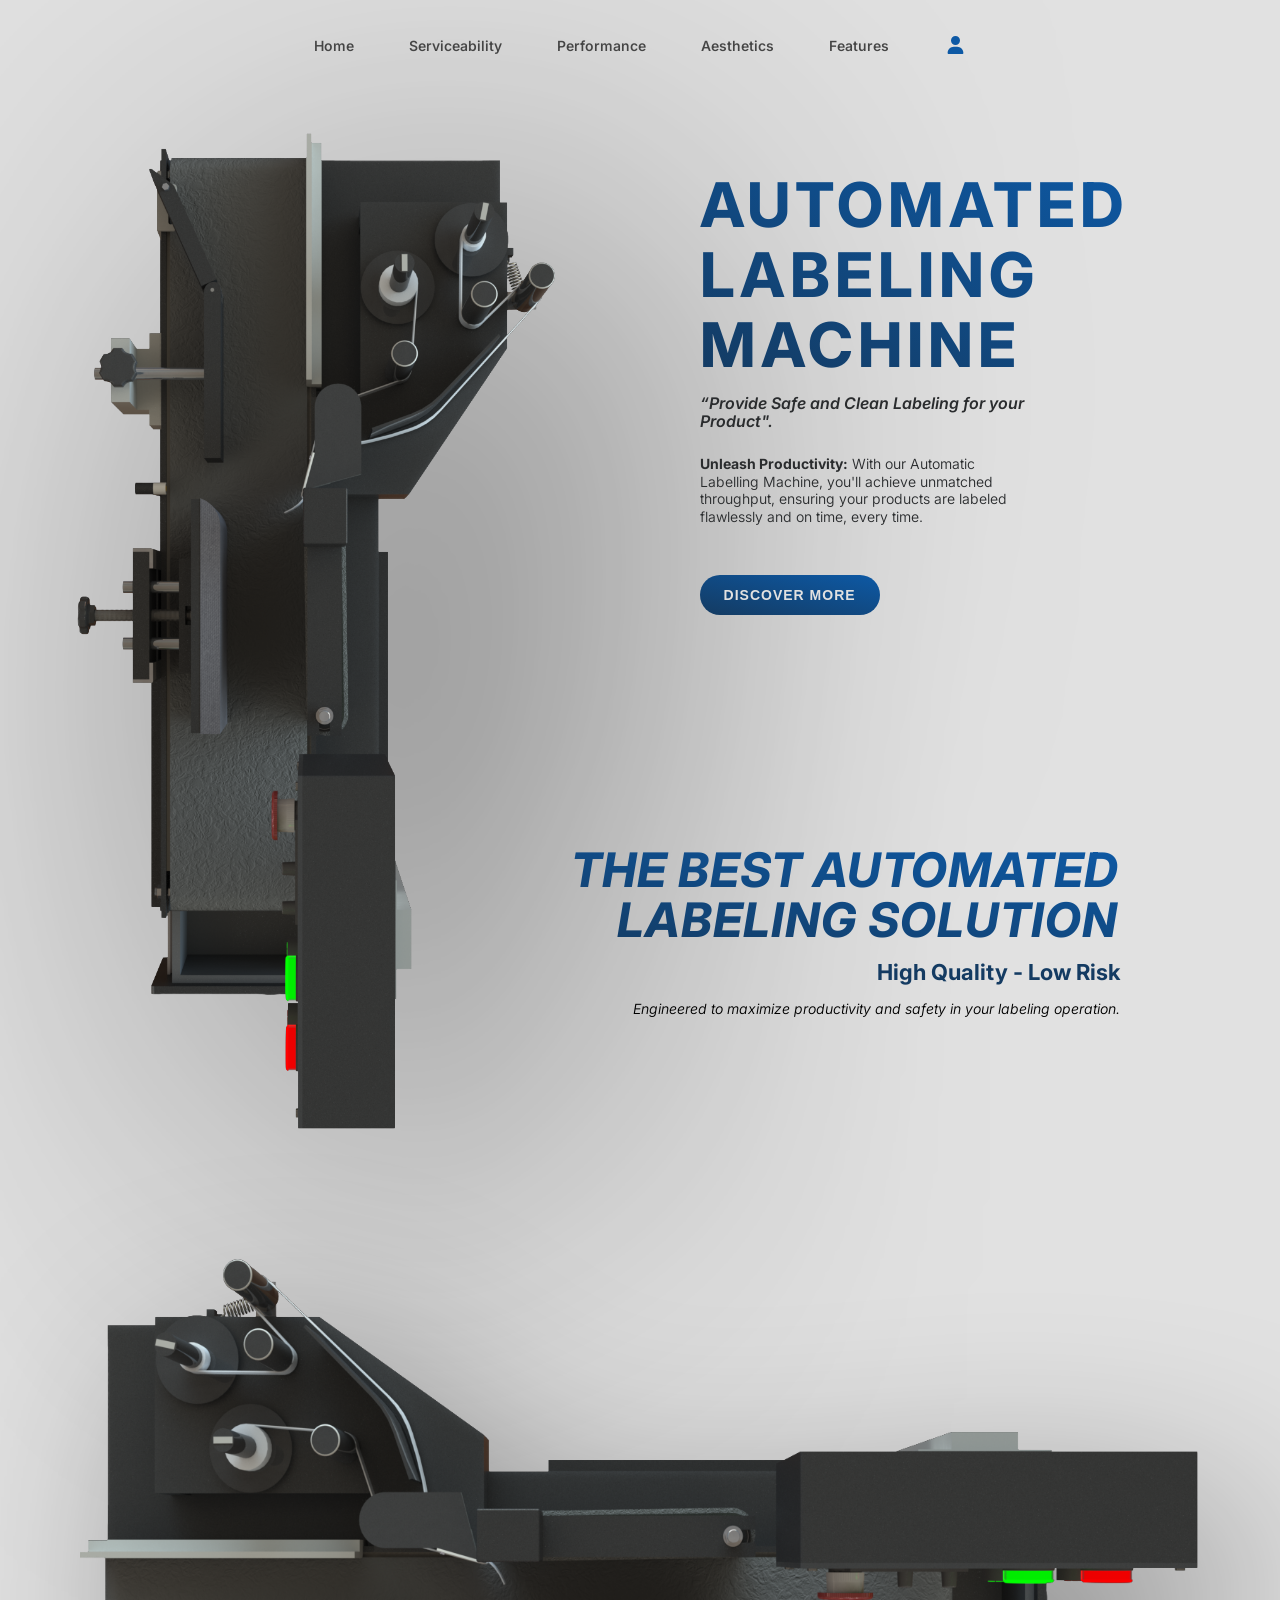
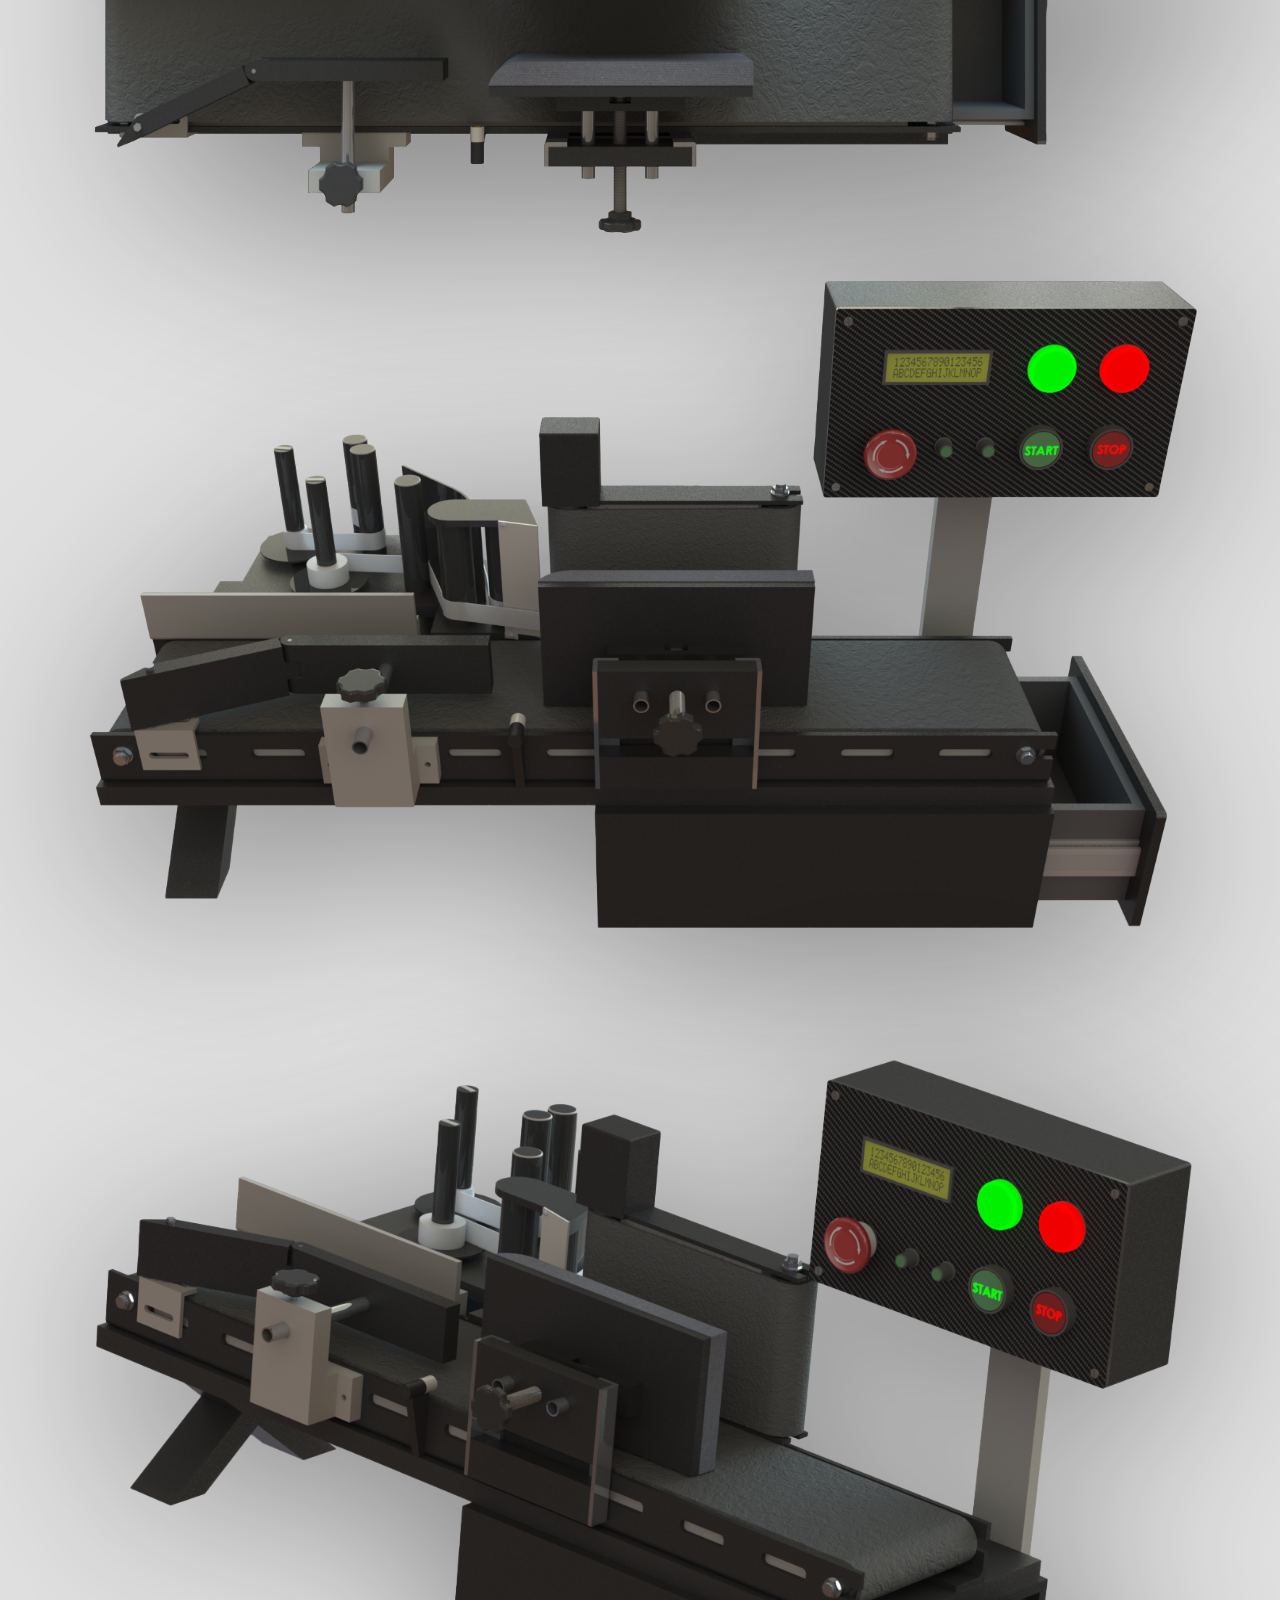
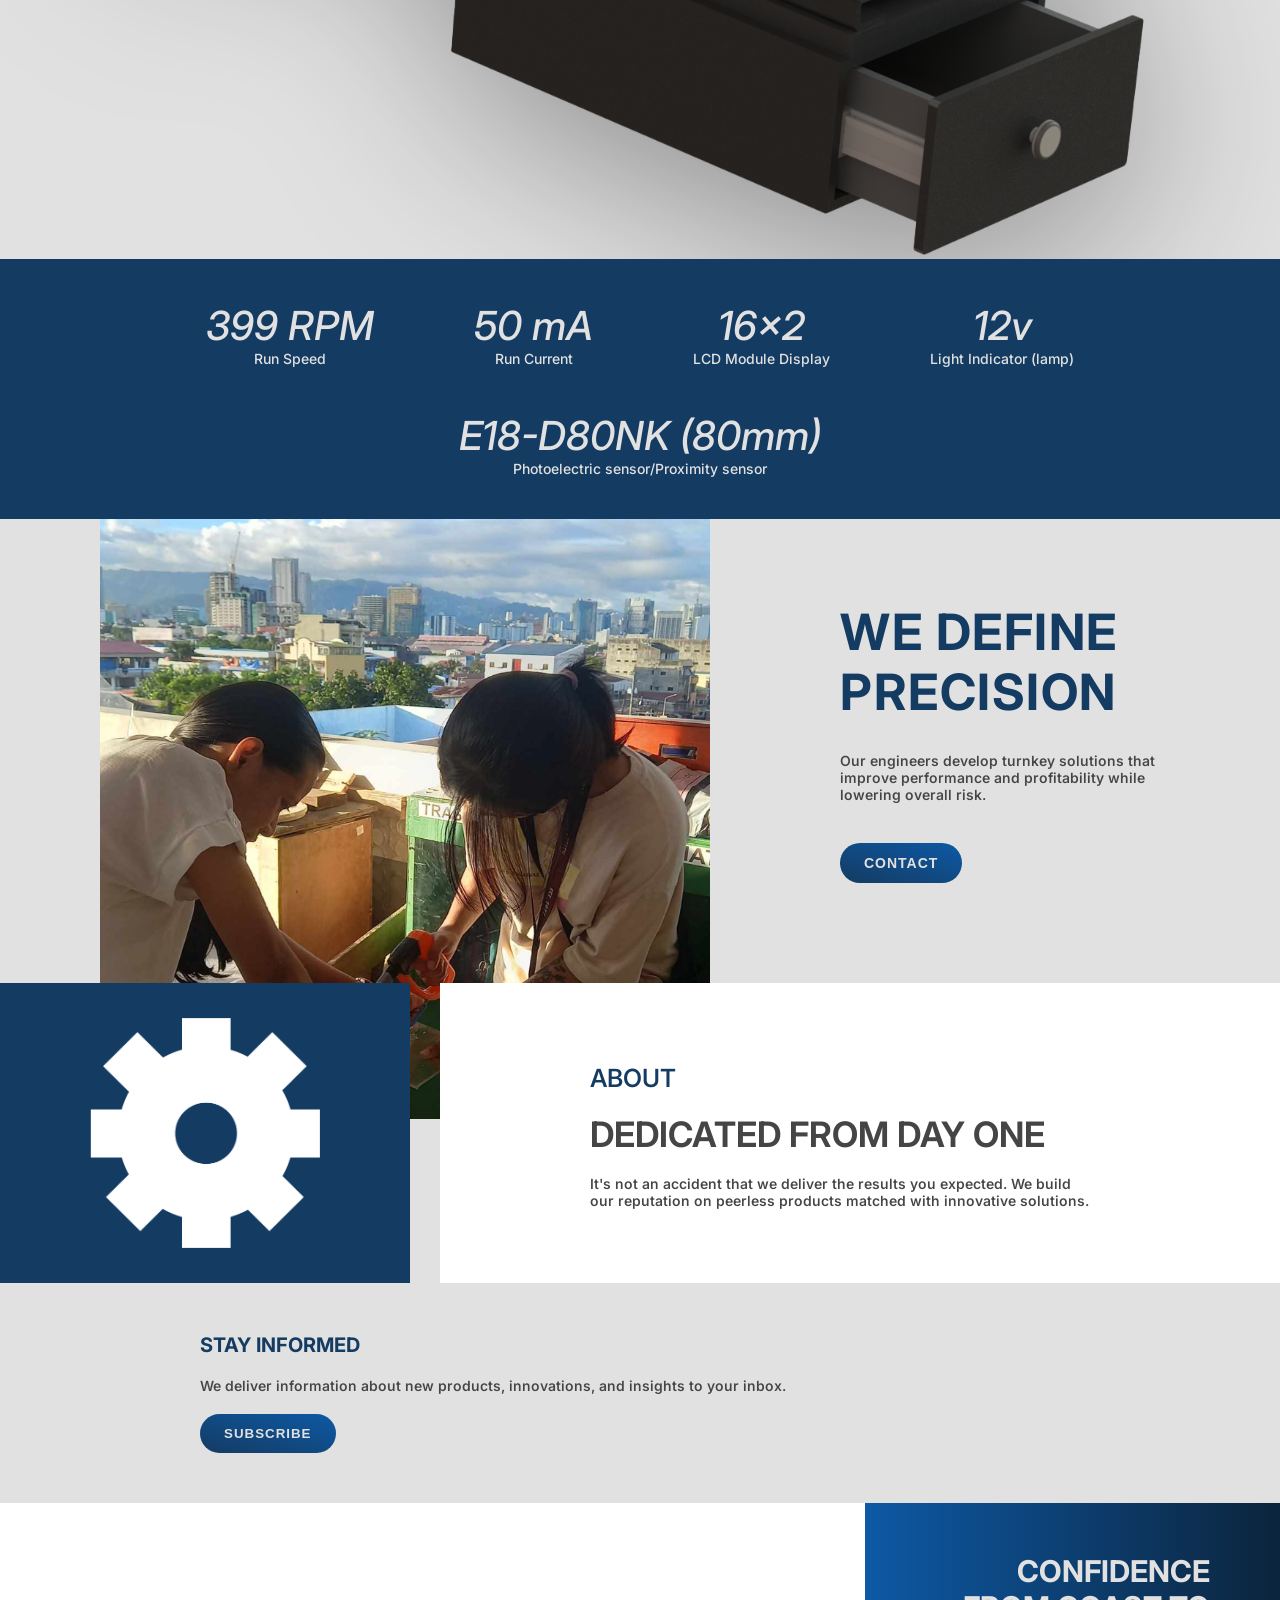
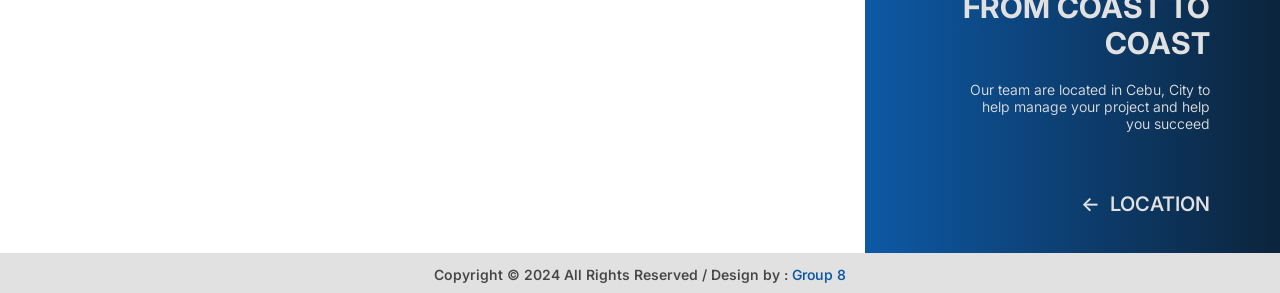
<file: SIMPLE LANG/index.html>
<!DOCTYPE html>
<html lang="en">
<head>
    <style>
        @import url('https://fonts.googleapis.com/css2?family=Poppins:wght@100;200;300;400;500;600;700;800;900&display=swap');
        @import url('https://fonts.googleapis.com/css2?family=Inter:wght@100..900&display=swap');
    </style>
   <link rel="stylesheet" href="https://unicons.iconscout.com/release/v4.0.0/css/line.css"/>
    <meta charset="UTF-8">
    <meta name="viewport" content="width=device-width, initial-scale=1.0">
    <title>Home Page</title>
    <link rel="stylesheet" href="style.css">
    <link rel="icon" type="image/png" href="assets/logo gear.jpg">
</head>

<body>

    <div class="hero">
        <nav>
            <ul class="sidebar">
                <li onclick=hideSidebar()><a href="#"><svg class="svg" xmlns="http://www.w3.org/2000/svg" fill="currentcolor" height="26" viewBox="0 -960 960 960" width="26"><path d="M480-424 284-228q-11 11-28 11t-28-11q-11-11-11-28t11-28l196-196-196-196q-11-11-11-28t11-28q11-11 28-11t28 11l196 196 196-196q11-11 28-11t28 11q11 11 11 28t-11 28L536-480l196 196q11 11 11 28t-11 28q-11 11-28 11t-28-11L480-424Z"/></svg></a></li>
                <li><a href="index.html">Home</a></li>
                <li><a href="serviceability.html">Serviceability</a></li>
                <li><a href="performance.html">Performance</a></li>
                <li><a href="aesthetic.html">Aesthetics</a></li>
                <li><a href="features.html">Features</a></li>
            </ul>
            <ul class="main-navbar">
                <li class="hideOnMobile"><a href="index.html">Home</a></li>
                <li class="hideOnMobile"><a href="serviceability.html">Serviceability</a></li>
                <li class="hideOnMobile"><a href="performance.html">Performance</a></li>
                <li class="hideOnMobile"><a href="aesthetic.html">Aesthetics</a></li>
                <li class="hideOnMobile"><a href="features.html">Features</a></li>
                <!-- <li class="hideOnMobile"><button id="show-login">Log in</button></li> -->
                <li class="hideOnMobile"><a href="#"><svg id="svg" xmlns="http://www.w3.org/2000/svg" fill="currentcolor" height="18" width="23" viewBox="0 0 448 512"><path d="M224 256A128 128 0 1 0 224 0a128 128 0 1 0 0 256zm-45.7 48C79.8 304 0 383.8 0 482.3C0 498.7 13.3 512 29.7 512H418.3c16.4 0 29.7-13.3 29.7-29.7C448 383.8 368.2 304 269.7 304H178.3z"/></svg></a></li>
                <li class="menu-button" onclick=showSidebar()><a href="#"><svg class="svg" xmlns="http://www.w3.org/2000/svg" fill="currentcolor" height="26" viewBox="0 -960 960 960" width="26"><path d="M120-240v-80h720v80H120Zm0-200v-80h720v80H120Zm0-200v-80h720v80H120Z"/></svg></a></li>
            </ul>
        </nav>
        <script>
            function showSidebar(){
                const sidebar = document.querySelector('.sidebar')
                sidebar.style.display = 'flex'
            }
            function hideSidebar(){
                const sidebar = document.querySelector('.sidebar')
                sidebar.style.display = 'none'
            }
        </script>



        <!--------------------------- HERO SECTION -------------------------------->
        <section class="home">
            <div class="content">
                <h1>AUTOMATED LABELING MACHINE</h1>
                <p class="p1" style="font-weight: 600; font-style: italic;">“Provide Safe and Clean Labeling for your Product".</p>
                <p style="font-weight: 350;"><b>Unleash Productivity:</b> With our Automatic
                    Labelling Machine, you'll achieve unmatched
                    throughput, ensuring your products are labeled
                    flawlessly and on time, every time.</p>
                    <a href="discover more.html"><button class="btn">DISCOVER MORE</button></a>
            </div>
            <!-- <div class="media-icons">
                <a href="#"><i class="fa-brands fa-facebook"></i></a>
                <a href="#"><i class="fa-brands fa-facebook-messenger"></i></a>
                <a href="#"><i class="fa-brands fa-instagram"></i></a>
                <a href="#"><i class="fa-brands fa-x-twitter"></i></a>
            </div> -->
        </section>



        <!--------------------------- LOG IN -------------------------------->
        <div class="pop-up">
            <div class="close-btn">&times</div>
            <div class="form">
                <h2>Log In</h2>
                <div class="form-element">
                    <label for="email">Email</label>
                    <input type="text" id="email" placeholder="Enter email">
                </div>
                <div class="form-element">
                    <label for="password">Password</label>
                    <input type="password" id="password" placeholder="Enter password">
                </div>
                <div class="form-element">
                    <input type="checkbox" id="remember-me">
                    <label for="remember-me">Remember me</label>
                </div>
                <div class="form-element">
                    <button>Sign in</button>
                </div>
                <div class="form-element">
                    <a href="#">Forgot password?</a>
                </div>
            </div>
        </div>

        <script src="login.js"></script>



        <!--------------------------- BEST AUTOMATED -------------------------------->
        </section>
        <div class="hero1">
            <section class="home1">
                <div class="content1">
                    <h1>THE BEST AUTOMATED LABELING SOLUTION</h1>
                    <p class="p1">High Quality - Low Risk</p>
                    <p class="p2">.Engineered to maximize productivity and safety in your labeling operation</p>
                </div>
            </section>
        </div>

    </div>



    <!---------------------- MACHINE IMAGES ------------------------>
    <div class="top-view"><img src="assets/top-view.png"></div>

    <div class="top-view1"><img src="assets/topvwb.png"></div>
    <div class="front-view"><img src="assets/front-viewwb.png"></div>
    <div class="iso-view"><img src="assets/isometric-viewwb.png"></div>



    <!------------------------- TABLE ------------------------------->
    <div class="blue-box">
        <table class="t1">
            <tr id="header">
                <th>399 RPM</th>
                <th>50 mA</th>
                <th>16x2</th>
                <th>12v</th>
            </tr>
            <tr>
                <td>Run Speed</td>
                <td>Run Current</td>
                <td>LCD Module Display</td>
                <td>Light Indicator (lamp)</td>
            </tr>
        </table>

        <table class="t2">
            <tr id="header2">
                <th>E18-D80NK (80mm)</th>
            </tr>
            <tr>
                <td>Photoelectric sensor/Proximity sensor</td>
            </tr>
        </table>
    </div>


    <!------------------------- WE DEFINE ------------------------------->
    <div class="content3">
        <img src="assets/content3-img.png">
    </div>


    <div class="we-define">
        <p class="c3-heading">WE DEFINE PRECISION</p>
        <p class="c3-parag">Our engineers develop turnkey solutions that improve performance
            and profitability while lowering overall risk.</p>
        <button class="c3-btn"><a href="contact.html">CONTACT</a></button>
    </div>


    <!------------------------- DEDICATED FROM DAY ONE ------------------------------->
    <div class="gear">
        <img src="assets/gear.png">
    </div>


    <div class="white-box">
        <div class="wb">
        <p class="c3-p1">ABOUT</p>
        <p class="c3-p2">DEDICATED FROM DAY ONE</p>
        <p class="c3-p3">It's not an accident that we deliver the results you expected.
             We build our reputation on peerless products matched with innovative solutions.</p>
        </div>
    </div>


    <!------------------------- STAY INFORMED ------------------------------->
    <div class="stay-informed">
        <div class="s-i">
        <p class="si1">STAY INFORMED</p>
        <p class="si2">We deliver information about new products, innovations, and insights to your inbox.</p>
        <button class="si-btn"><a href="#">SUBSCRIBE</a></button>
        </div>
    </div>


    <!------------------------- MAP / LOCATION ------------------------------->
    <div class="map">
        <iframe src="https://www.google.com/maps/embed?pb=!1m18!1m12!1m3!1d5551.636951162597!2d123.90180491944083!3d10.2937668640646!2m3!1f0!2f0!3f0!3m2!1i1024!2i768!4f13.1!3m3!1m2!1s0x33a99be0240f1f91%3A0x9e27c0301ab69bb9!2sCebu%20Technological%20University%20-%20Main%20Campus!5e0!3m2!1sen!2sph!4v1716131457094!5m2!1sen!2sph" width="100%" height="350" style="border:0; object-fit:cover;" allowfullscreen="" loading="lazy" referrerpolicy="no-referrer-when-downgrade"></iframe>
        <div class="mp">
            <p class="m1">CONFIDENCE FROM COAST TO COAST</p>
            <p class="m2">Our team are located in Cebu, City to help manage your project
                and help you succeed</p>
            <p class="m3">LOCATION &nbsp;-></p>
        </div>
    </div>



    <!------------------------- FOOTER ------------------------------->
    <footer>
        <p>Copyright © 2024 All Rights Reserved / Design by :  <b style="color:#0d59a5; font-weight: 550;">Group 8</b></p>
    </footer>



</body>
</html>
</file>
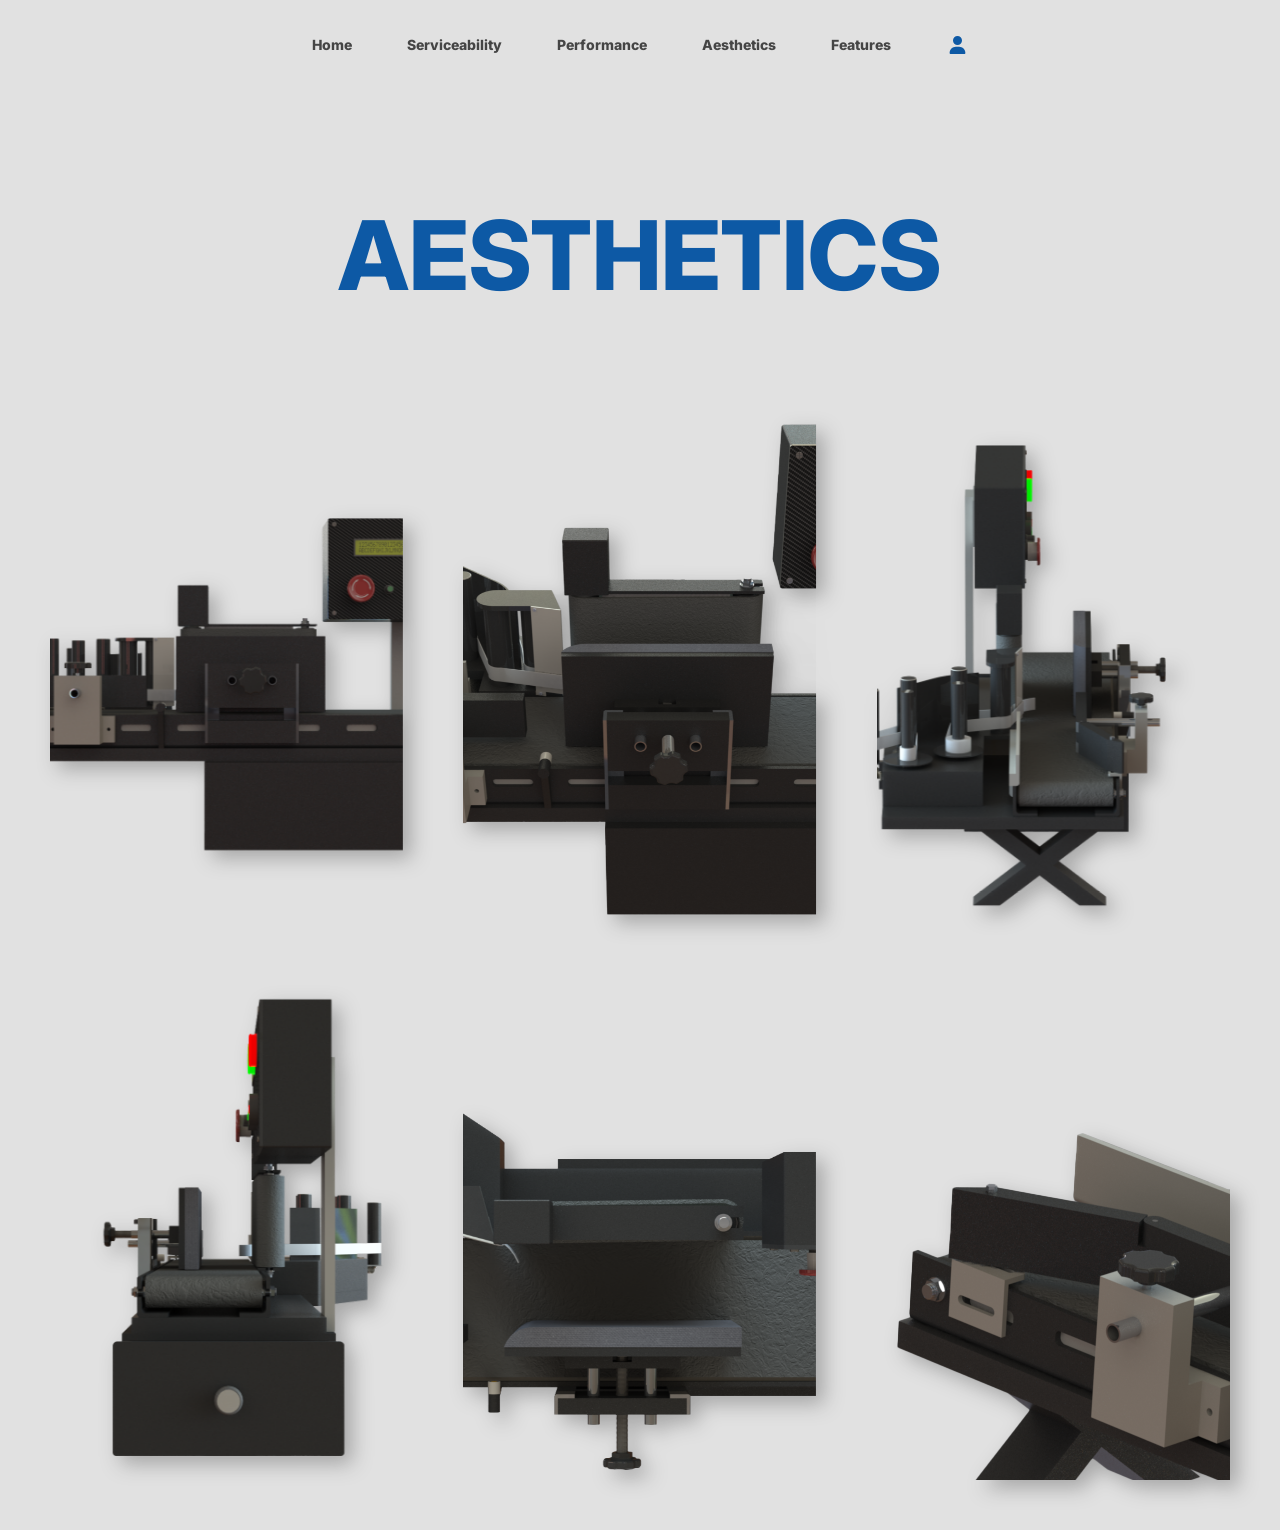
<file: SIMPLE LANG/aesthetic.html>
<!DOCTYPE html>
<html lang="en">

<head>
	<meta charset="UTF-8">
	<meta name="viewport" content="width=device-width, initial-scale=1.0">
	<meta http-equiv="X-UA-Compatible" content="IE=edge">
	<title>Aesthetics</title>
	<link rel="icon" href="img/icon.jpg" type="icon/x-icon">
	<link rel="preconnect" href="https://fonts.googleapis.com">
	<link rel="preconnect" href="https://fonts.gstatic.com" crossorigin>
	<link href="https://fonts.googleapis.com/css2?family=Syne:wght@400;800&display=swap" rel="stylesheet">
	<link rel="stylesheet" href="https://cdn.jsdelivr.net/npm/@fancyapps/ui/dist/fancybox.css" />
	<link rel="stylesheet" href="aestheticnml.css">
	<link rel="stylesheet" href="aesthetic.css">
    <style> @import url('https://fonts.googleapis.com/css2?family=Inter:wght@100..900&display=swap');</style>
    <link rel="stylesheet" href="https://unicons.iconscout.com/release/v4.0.0/css/line.css"/>
    <link rel="stylesheet" href="https://cdnjs.cloudflare.com/ajax/libs/font-awesome/6.5.2/css/all.min.css">
    <link rel="icon" type="image/png" href="assets/logo gear.jpg">
</head>

<body>

    <div class="hero">
        <nav>
            <ul class="sidebar">
                <li onclick=hideSidebar()><a href="#"><svg class="svg" xmlns="http://www.w3.org/2000/svg" fill="currentcolor" height="26" viewBox="0 -960 960 960" width="26"><path d="M480-424 284-228q-11 11-28 11t-28-11q-11-11-11-28t11-28l196-196-196-196q-11-11-11-28t11-28q11-11 28-11t28 11l196 196 196-196q11-11 28-11t28 11q11 11 11 28t-11 28L536-480l196 196q11 11 11 28t-11 28q-11 11-28 11t-28-11L480-424Z"/></svg></a></li>
                <li><a href="index.html">Home</a></li>
                <li><a href="serviceability.html">Serviceability</a></li>
                <li><a href="performance.html">Performance</a></li>
                <li><a href="aesthetic.html">Aesthetics</a></li>
                <li><a href="features.html">Features</a></li>
            </ul>
            <ul class="main-navbar">
                <li class="hideOnMobile"><a href="index.html">Home</a></li>
                <li class="hideOnMobile"><a href="serviceability.html">Serviceability</a></li>
                <li class="hideOnMobile"><a href="performance.html">Performance</a></li>
                <li class="hideOnMobile"><a href="aesthetic.html">Aesthetics</a></li>
                <li class="hideOnMobile"><a href="features.html">Features</a></li>
                <!-- <li class="hideOnMobile"><button id="show-login">Log in</button></li> -->
                <li class="hideOnMobile"><a href="#"><svg id="svg" xmlns="http://www.w3.org/2000/svg" fill="currentcolor" height="18" width="23" viewBox="0 0 448 512"><path d="M224 256A128 128 0 1 0 224 0a128 128 0 1 0 0 256zm-45.7 48C79.8 304 0 383.8 0 482.3C0 498.7 13.3 512 29.7 512H418.3c16.4 0 29.7-13.3 29.7-29.7C448 383.8 368.2 304 269.7 304H178.3z"/></svg></a></li>
                <li class="menu-button" onclick=showSidebar()><a href="#"><svg class="svg" xmlns="http://www.w3.org/2000/svg" fill="currentcolor" height="26" viewBox="0 -960 960 960" width="26"><path d="M120-240v-80h720v80H120Zm0-200v-80h720v80H120Zm0-200v-80h720v80H120Z"/></svg></a></li>
            </ul>
        </nav>
        <script>
            function showSidebar(){
                const sidebar = document.querySelector('.sidebar')
                sidebar.style.display = 'flex'
            }
            function hideSidebar(){
                const sidebar = document.querySelector('.sidebar')
                sidebar.style.display = 'none'
            }
        </script>







	<!-- div .wrapp -->
	<div class="wrapp">

		<h1 class="title">AESTHETICS</h1>

		<ul class="gallery">
			<li class="gallery__item" data-fancybox="gallery" data-src="assets/gallery/front-view(1).png">
				<img src="assets/gallery/front-view(1).png" alt="1" class="gallery__img">
				<!-- <span class="zoom">Front view</span> -->
			</li>
			<li class="gallery__item" data-fancybox="gallery" data-src="assets/gallery/front-viewwb.png">
				<img src="assets/gallery/front-viewwb.png" alt="2" class="gallery__img">
				<!-- <span class="zoom">GR8</span> -->
                <span class="txt">front view</span>
			</li>
			<li class="gallery__item" data-fancybox="gallery" data-src="assets/gallery/left-side view.png">
				<img src="assets/gallery/left-side view.png" alt="3" class="gallery__img">
                <span class="txt">front view</span>
				<!-- <span class="zoom">GR8</span> -->
			</li>
			<li class="gallery__item" data-fancybox="gallery" data-src="assets/gallery/right-side view.png">
				<img src="assets/gallery/right-side view.png" alt="4" class="gallery__img">
                <span class="txt">front view</span>
				<!-- <span class="zoom">GR8</span> -->
			</li>
			<li class="gallery__item" data-fancybox="gallery" data-src="assets/gallery/topvwb.png">
				<img src="assets/gallery/topvwb.png" alt="5" class="gallery__img">
                <span class="txt">front view</span>
				<!-- <span class="zoom">GR8</span> -->
			</li>
			<li class="gallery__item" data-fancybox="gallery" data-src="assets/gallery/isometric-viewwb.png">
				<img src="assets/gallery/isometric-viewwb.png" alt="6" class="assets/gallery/isometric-viewwb.png">
                <span class="txt">front view</span>
				<!-- <span class="zoom">GR8</span> -->
			</li>
		</ul>

	</div>
	<!-- /div .wrapp END -->
	<script src="https://cdn.jsdelivr.net/npm/@fancyapps/ui@4.0/dist/fancybox.umd.js"></script>
	<script>
		Fancybox.bind('[data-fancybox="gallery"]', {
			dragToClose: false,

			closeButton: "top",

			Image: {
				zoom: false,
			},

			on: {
				initCarousel: (fancybox) => {
					const slide = fancybox.Carousel.slides[fancybox.Carousel.page];

					fancybox.$container.style.setProperty(
						"--bg-image",
						`url("${slide.$thumb.src}")`
					);
				},
				"Carousel.change": (fancybox, carousel, to, from) => {
					const slide = carousel.slides[to];

					fancybox.$container.style.setProperty(
						"--bg-image",
						`url("${slide.$thumb.src}")`
					);
				},
			},
		});
	</script>
</body>

</html>
</file>
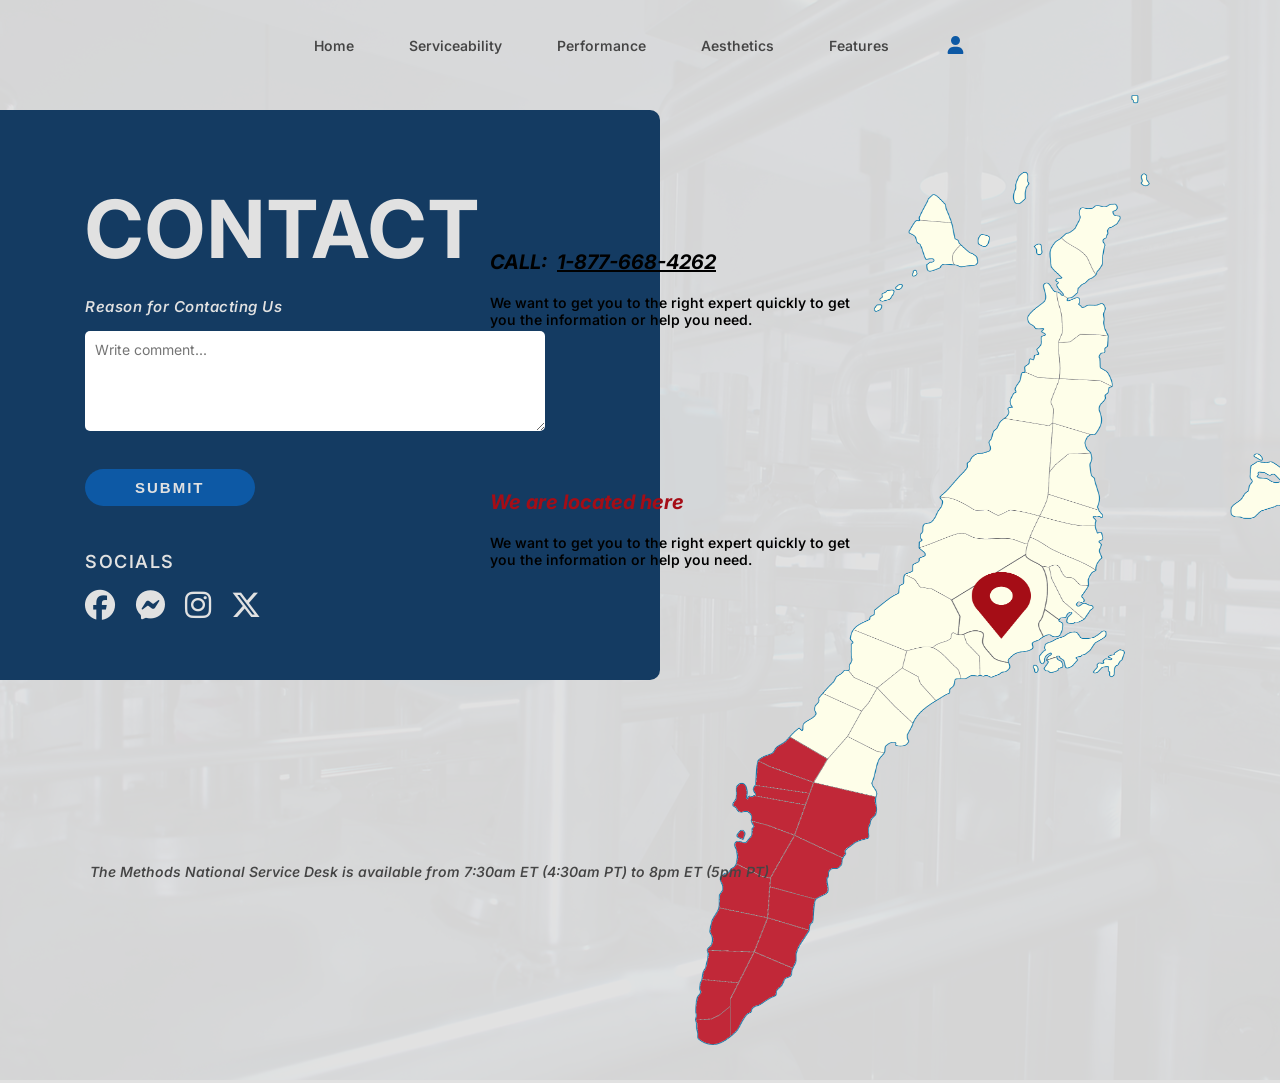
<file: SIMPLE LANG/contact.html>
<!DOCTYPE html>
<html lang="en">
<head>
    <style>
        @import url('https://fonts.googleapis.com/css2?family=Poppins:wght@100;200;300;400;500;600;700;800;900&display=swap');
        @import url('https://fonts.googleapis.com/css2?family=Inter:wght@100..900&display=swap');
    </style>
   <link rel="stylesheet" href="https://unicons.iconscout.com/release/v4.0.0/css/line.css"/>
   <link rel="stylesheet" href="https://cdnjs.cloudflare.com/ajax/libs/font-awesome/6.5.2/css/all.min.css">
    <meta charset="UTF-8">
    <meta name="viewport" content="width=device-width, initial-scale=1.0">
    <title>Contact</title>
    <link rel="stylesheet" href="contact.css">
    <link rel="icon" type="image/png" href="assets/logo gear.jpg">
</head>

<body>

    <div class="hero">
        <nav>
            <ul class="sidebar">
                <li onclick=hideSidebar()><a href="#"><svg class="svg" xmlns="http://www.w3.org/2000/svg" fill="currentcolor" height="26" viewBox="0 -960 960 960" width="26"><path d="M480-424 284-228q-11 11-28 11t-28-11q-11-11-11-28t11-28l196-196-196-196q-11-11-11-28t11-28q11-11 28-11t28 11l196 196 196-196q11-11 28-11t28 11q11 11 11 28t-11 28L536-480l196 196q11 11 11 28t-11 28q-11 11-28 11t-28-11L480-424Z"/></svg></a></li>
                <li><a href="index.html">Home</a></li>
                <li><a href="serviceability.html">Serviceability</a></li>
                <li><a href="performance.html">Performance</a></li>
                <li><a href="aesthetic.html">Aesthetics</a></li>
                <li><a href="features.html">Features</a></li>
            </ul>
            <ul class="main-navbar">
                <li class="hideOnMobile"><a href="index.html">Home</a></li>
                <li class="hideOnMobile"><a href="serviceability.html">Serviceability</a></li>
                <li class="hideOnMobile"><a href="performance.html">Performance</a></li>
                <li class="hideOnMobile"><a href="aesthetic.html">Aesthetics</a></li>
                <li class="hideOnMobile"><a href="features.html">Features</a></li>
                <!-- <li class="hideOnMobile"><button id="show-login">Log in</button></li> -->
                <li class="hideOnMobile"><a href="#"><svg id="svg" xmlns="http://www.w3.org/2000/svg" fill="currentcolor" height="18" width="23" viewBox="0 0 448 512"><path d="M224 256A128 128 0 1 0 224 0a128 128 0 1 0 0 256zm-45.7 48C79.8 304 0 383.8 0 482.3C0 498.7 13.3 512 29.7 512H418.3c16.4 0 29.7-13.3 29.7-29.7C448 383.8 368.2 304 269.7 304H178.3z"/></svg></a></li>
                <li class="menu-button" onclick=showSidebar()><a href="#"><svg class="svg" xmlns="http://www.w3.org/2000/svg" fill="currentcolor" height="26" viewBox="0 -960 960 960" width="26"><path d="M120-240v-80h720v80H120Zm0-200v-80h720v80H120Zm0-200v-80h720v80H120Z"/></svg></a></li>
            </ul>
        </nav>
        <script>
            function showSidebar(){
                const sidebar = document.querySelector('.sidebar')
                sidebar.style.display = 'flex'
            }
            function hideSidebar(){
                const sidebar = document.querySelector('.sidebar')
                sidebar.style.display = 'none'
            }
        </script>

        

        <!--------------------------- HERO SECTION -------------------------------->
        <section class="blue-box">
            <div class="bb-content">
                <h1>CONTACT</h1>
                <div class="form-element">
                    <p class="fe">Reason for Contacting Us</p>
                    <textarea type="text" id="message" placeholder="Write comment..."></textarea>
                </div>
                <div class="form-element">
                    <button>SUBMIT</button>
                </div>
                <p class="m-icons">SOCIALS</p>
                    <div class="media-icons">
                        <a href="#"><i class="fa-brands fa-facebook"></i></a>
                        <a href="#"><i class="fa-brands fa-facebook-messenger"></i></a>
                        <a href="#"><i class="fa-brands fa-instagram"></i></a>
                        <a href="#"><i class="fa-brands fa-x-twitter"></i></a>
                    </div>
            </div>
        </section>




        <!--------------------------- LOG IN -------------------------------->
        <div class="pop-up">
            <div class="close-btn">&times</div>
            <div class="form">
                <h2>Log In</h2>
                <div class="form-element">
                    <label for="email">Email</label>
                    <input type="text" id="email" placeholder="Enter email">
                </div>
                <div class="form-element">
                    <label for="password">Password</label>
                    <input type="password" id="password" placeholder="Enter password">
                </div>
                <div class="form-element">
                    <input type="checkbox" id="remember-me">
                    <label for="remember-me">Remember me</label>
                </div>
                <div class="form-element">
                    <button>Sign in</button>
                </div>
                <div class="form-element">
                    <a href="#">Forgot password?</a>
                </div>
            </div>
        </div>
        <script src="login.js"></script>





        <div class="background">
            <img src="assets/pngwing.png" style="height: 950px; width: 700px;">
        </div>  
        <div class="bg-overlay">
            <img src="assets/bg-overlay.jpg">
        </div> 

    




        <div class="call">
            <h3><b>CALL:&nbsp;&nbsp;<u>1-877-668-4262</u></b></h3>
            <p>We want to get you to the right expert quickly to get you the information or help you need.</p>
        </div>






        <div class="red">
            <h3><b style="color: #a50d16;">We are located here</b></h3>
            <p>We want to get you to the right expert quickly to get you the information or help you need.</p>
        </div>




    </div>



   



    


    



    <!------------------------- FOOTER ------------------------------->
    <footer>
        <p><i>The Methods National Service Desk is available from 7:30am ET (4:30am PT) to 8pm ET (5pm PT)</i></p>
    </footer>



</body>
</html>
</file>
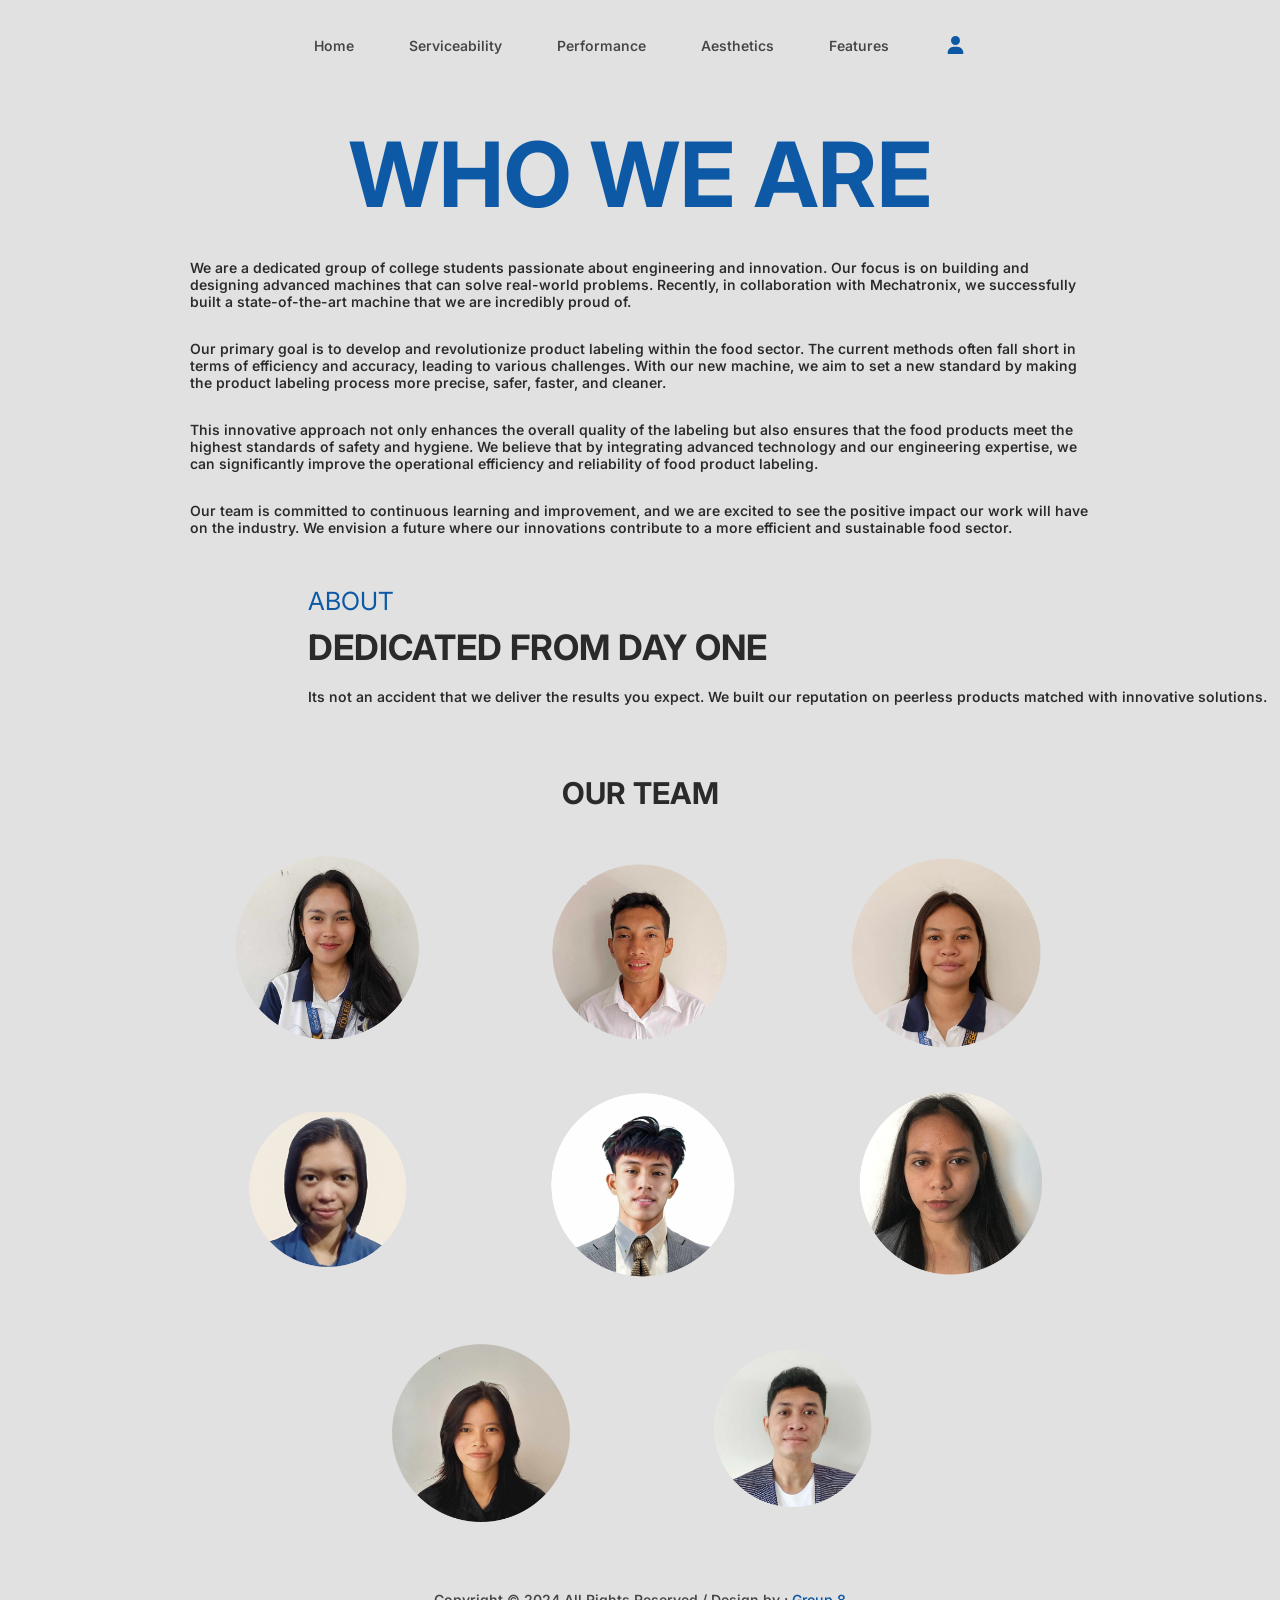
<file: SIMPLE LANG/discover more.html>
<!DOCTYPE html>
<html lang="en">
<head>
    <style>
        @import url('https://fonts.googleapis.com/css2?family=Poppins:wght@100;200;300;400;500;600;700;800;900&display=swap');
        @import url('https://fonts.googleapis.com/css2?family=Inter:wght@100..900&display=swap');
    </style>
   <link rel="stylesheet" href="https://unicons.iconscout.com/release/v4.0.0/css/line.css"/>
   <link rel="stylesheet" href="https://cdnjs.cloudflare.com/ajax/libs/font-awesome/6.5.2/css/all.min.css">
    <meta charset="UTF-8">
    <meta name="viewport" content="width=device-width, initial-scale=1.0">
    <title>Contact</title>
    <link rel="stylesheet" href="discover more.css">
    <link rel="icon" type="image/png" href="assets/logo gear.jpg">
</head>

<body>

    <div class="hero">
        <nav>
            <ul class="sidebar">
                <li onclick=hideSidebar()><a href="#"><svg class="svg" xmlns="http://www.w3.org/2000/svg" fill="currentcolor" height="26" viewBox="0 -960 960 960" width="26"><path d="M480-424 284-228q-11 11-28 11t-28-11q-11-11-11-28t11-28l196-196-196-196q-11-11-11-28t11-28q11-11 28-11t28 11l196 196 196-196q11-11 28-11t28 11q11 11 11 28t-11 28L536-480l196 196q11 11 11 28t-11 28q-11 11-28 11t-28-11L480-424Z"/></svg></a></li>
                <li><a href="index.html">Home</a></li>
                <li><a href="serviceability.html">Serviceability</a></li>
                <li><a href="performance.html">Performance</a></li>
                <li><a href="aesthetic.html">Aesthetics</a></li>
                <li><a href="features.html">Features</a></li>
            </ul>
            <ul class="main-navbar">
                <li class="hideOnMobile"><a href="index.html">Home</a></li>
                <li class="hideOnMobile"><a href="serviceability.html">Serviceability</a></li>
                <li class="hideOnMobile"><a href="performance.html">Performance</a></li>
                <li class="hideOnMobile"><a href="aesthetic.html">Aesthetics</a></li>
                <li class="hideOnMobile"><a href="features.html">Features</a></li>
                <!-- <li class="hideOnMobile"><button id="show-login">Log in</button></li> -->
                <li class="hideOnMobile"><a href="#"><svg id="svg" xmlns="http://www.w3.org/2000/svg" fill="currentcolor" height="18" width="23" viewBox="0 0 448 512"><path d="M224 256A128 128 0 1 0 224 0a128 128 0 1 0 0 256zm-45.7 48C79.8 304 0 383.8 0 482.3C0 498.7 13.3 512 29.7 512H418.3c16.4 0 29.7-13.3 29.7-29.7C448 383.8 368.2 304 269.7 304H178.3z"/></svg></a></li>
                <li class="menu-button" onclick=showSidebar()><a href="#"><svg class="svg" xmlns="http://www.w3.org/2000/svg" fill="currentcolor" height="26" viewBox="0 -960 960 960" width="26"><path d="M120-240v-80h720v80H120Zm0-200v-80h720v80H120Zm0-200v-80h720v80H120Z"/></svg></a></li>
            </ul>
        </nav>
        <script>
            function showSidebar(){
                const sidebar = document.querySelector('.sidebar')
                sidebar.style.display = 'flex'
            }
            function hideSidebar(){
                const sidebar = document.querySelector('.sidebar')
                sidebar.style.display = 'none'
            }
        </script>

       

        <!--------------------------- LOG IN -------------------------------->
        <div class="pop-up">
            <div class="close-btn">&times</div>
            <div class="form">
                <h2>Log In</h2>
                <div class="form-element">
                    <label for="email">Email</label>
                    <input type="text" id="email" placeholder="Enter email">
                </div>
                <div class="form-element">
                    <label for="password">Password</label>
                    <input type="password" id="password" placeholder="Enter password">
                </div>
                <div class="form-element">
                    <input type="checkbox" id="remember-me">
                    <label for="remember-me">Remember me</label>
                </div>
                <div class="form-element">
                    <button>Sign in</button>
                </div>
                <div class="form-element">
                    <a href="#">Forgot password?</a>
                </div>
            </div>
        </div>
             <script src="login.js"></script>
        </div>


         <!--------------------------- HERO SECTION -------------------------------->
        <div class="hero">
            <h1>WHO WE ARE</h1>
            <p>We are a dedicated group of college students passionate about engineering and innovation. Our focus is on building and designing advanced machines that can solve real-world problems. Recently, in collaboration with Mechatronix, we successfully built a state-of-the-art machine that we are incredibly proud of.</p>
            <p>Our primary goal is to develop and revolutionize product labeling within the food sector. The current methods often fall short in terms of efficiency and accuracy, leading to various challenges. With our new machine, we aim to set a new standard by making the product labeling process more precise, safer, faster, and cleaner.</p>
            <p>This innovative approach not only enhances the overall quality of the labeling but also ensures that the food products meet the highest standards of safety and hygiene. We believe that by integrating advanced technology and our engineering expertise, we can significantly improve the operational efficiency and reliability of food product labeling.</p>
            <p>Our team is committed to continuous learning and improvement, and we are excited to see the positive impact our work will have on the industry. We envision a future where our innovations contribute to a more efficient and sustainable food sector.</p>
        </div>

        <div class="about">
            <h3>ABOUT</h3>
            <h2>DEDICATED FROM DAY ONE</h2>
            <p>Its not an accident that we deliver the results you expect. We built our reputation on peerless products matched with innovative solutions.</p>
        </div>

        <div class="images">
            <p>OUR TEAM</p>
            <div class="r1">
                <img src="assets/3.png">
                <img src="assets/5.png">
                <img src="assets/4.png">
            </div>
            <div class="r2">
                <img src="assets/8.png">
                <img src="assets/2.png">
                <img src="assets/1.png">
            </div>
            <div class="r3">
                <img src="assets/6.png">
                <img src="assets/7.png">
            </div>
        </div>





    </div>



   



    


    



    <!------------------------- FOOTER ------------------------------->
    <footer>
        <p>Copyright © 2024 All Rights Reserved / Design by :  <b style="color:#0d59a5; font-weight: 550;">Group 8</b></p>
    </footer>



</body>
</html>
</file>
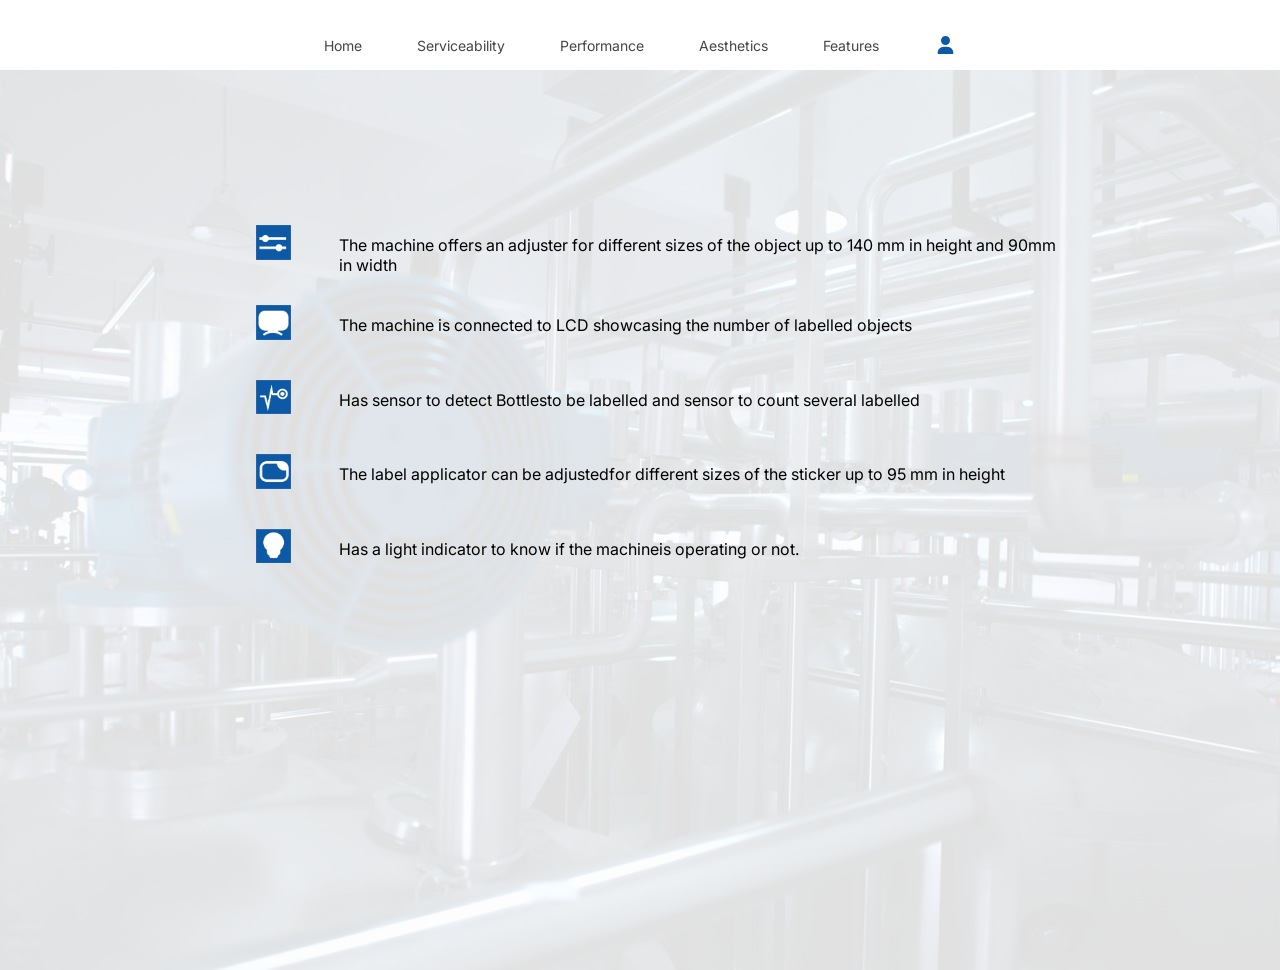
<file: SIMPLE LANG/features.html>
<!DOCTYPE html>
<html lang="en">
<head>
    <style>
        @import url('https://fonts.googleapis.com/css2?family=Poppins:wght@100;200;300;400;500;600;700;800;900&display=swap');
        @import url('https://fonts.googleapis.com/css2?family=Inter:wght@100..900&display=swap');
    </style>
   <link rel="stylesheet" href="https://unicons.iconscout.com/release/v4.0.0/css/line.css"/>
   <link rel="stylesheet" href="https://cdnjs.cloudflare.com/ajax/libs/font-awesome/6.5.2/css/all.min.css">
    <meta charset="UTF-8">
    <meta name="viewport" content="width=device-width, initial-scale=1.0">
    <title>Features</title>
    <link rel="stylesheet" href="features.css">
    <link rel="icon" type="image/png" href="assets/logo gear.jpg">
</head>

<body>

   
        <nav>
            <ul class="sidebar">
                <li onclick=hideSidebar()><a href="#"><svg class="svg" xmlns="http://www.w3.org/2000/svg" fill="currentcolor" height="26" viewBox="0 -960 960 960" width="26"><path d="M480-424 284-228q-11 11-28 11t-28-11q-11-11-11-28t11-28l196-196-196-196q-11-11-11-28t11-28q11-11 28-11t28 11l196 196 196-196q11-11 28-11t28 11q11 11 11 28t-11 28L536-480l196 196q11 11 11 28t-11 28q-11 11-28 11t-28-11L480-424Z"/></svg></a></li>
                <li><a href="index.html">Home</a></li>
                <li><a href="serviceability.html">Serviceability</a></li>
                <li><a href="performance.html">Performance</a></li>
                <li><a href="aesthetic.html">Aesthetics</a></li>
                <li><a href="features.html">Features</a></li>
            </ul>
            <ul class="main-navbar">
                <li class="hideOnMobile"><a href="index.html">Home</a></li>
                <li class="hideOnMobile"><a href="serviceability.html">Serviceability</a></li>
                <li class="hideOnMobile"><a href="performance.html">Performance</a></li>
                <li class="hideOnMobile"><a href="aesthetic.html">Aesthetics</a></li>
                <li class="hideOnMobile"><a href="features.html">Features</a></li>
                <!-- <li class="hideOnMobile"><button id="show-login">Log in</button></li> -->
                <li class="hideOnMobile"><a href="#"><svg id="svg" xmlns="http://www.w3.org/2000/svg" fill="currentcolor" height="18" width="23" viewBox="0 0 448 512"><path d="M224 256A128 128 0 1 0 224 0a128 128 0 1 0 0 256zm-45.7 48C79.8 304 0 383.8 0 482.3C0 498.7 13.3 512 29.7 512H418.3c16.4 0 29.7-13.3 29.7-29.7C448 383.8 368.2 304 269.7 304H178.3z"/></svg></a></li>
                <li class="menu-button" onclick=showSidebar()><a href="#"><svg class="svg" xmlns="http://www.w3.org/2000/svg" fill="currentcolor" height="26" viewBox="0 -960 960 960" width="26"><path d="M120-240v-80h720v80H120Zm0-200v-80h720v80H120Zm0-200v-80h720v80H120Z"/></svg></a></li>
            </ul>
        </nav>
        <script>
            function showSidebar(){
                const sidebar = document.querySelector('.sidebar')
                sidebar.style.display = 'flex'
            }
            function hideSidebar(){
                const sidebar = document.querySelector('.sidebar')
                sidebar.style.display = 'none'
            }
        </script>
 
 <div class="bg-overlay">
</div> 
<div class="hero">

            <!--------------------------- LOG IN -------------------------------->
        <div class="pop-up">
            <div class="close-btn">&times</div>
            <div class="form">
                <h2>Log In</h2>
                <div class="form-element">
                    <label for="email">Email</label>
                    <input type="text" id="email" placeholder="Enter email">
                </div>
                <div class="form-element">
                    <label for="password">Password</label>
                    <input type="password" id="password" placeholder="Enter password">
                </div>
                <div class="form-element">
                    <input type="checkbox" id="remember-me">
                    <label for="remember-me">Remember me</label>
                </div>
                <div class="form-element">
                    <button>Sign in</button>
                </div>
                <div class="form-element">
                    <a href="#">Forgot password?</a>
                </div>
            </div>
        </div>
        <script src="login.js"></script>
    </div>
    <div class="container">
        <div class="txt">
            <img src="assets/FEATURE 1-01.png">
            <p>The machine offers an adjuster for different sizes of the object up to 140 mm in height and 90mm in width</p>
        </div>
        <div class="txt">
            <img src="assets/FEATURE 2-01.png">
            <p>The machine is connected to LCD showcasing the number of labelled objects</p>
        </div>
        <div class="txt">
            <img src="assets/FEATURE 3.png">
            <p>Has sensor to detect Bottlesto be labelled and sensor to count several labelled</p>
        </div>
        <div class="txt">
            <img src="assets/FEATURE 4-01.png">
            <p>The label applicator can be adjustedfor different sizes of the sticker up to 95 mm in height</p>
        </div>
        <div class="txt">
            <img src="assets/FEATURE 5.png">
            <p>Has a light indicator to know if the machineis operating or not.</p>
        </div>
           
    </div>


   


</body>
</html>
</file>
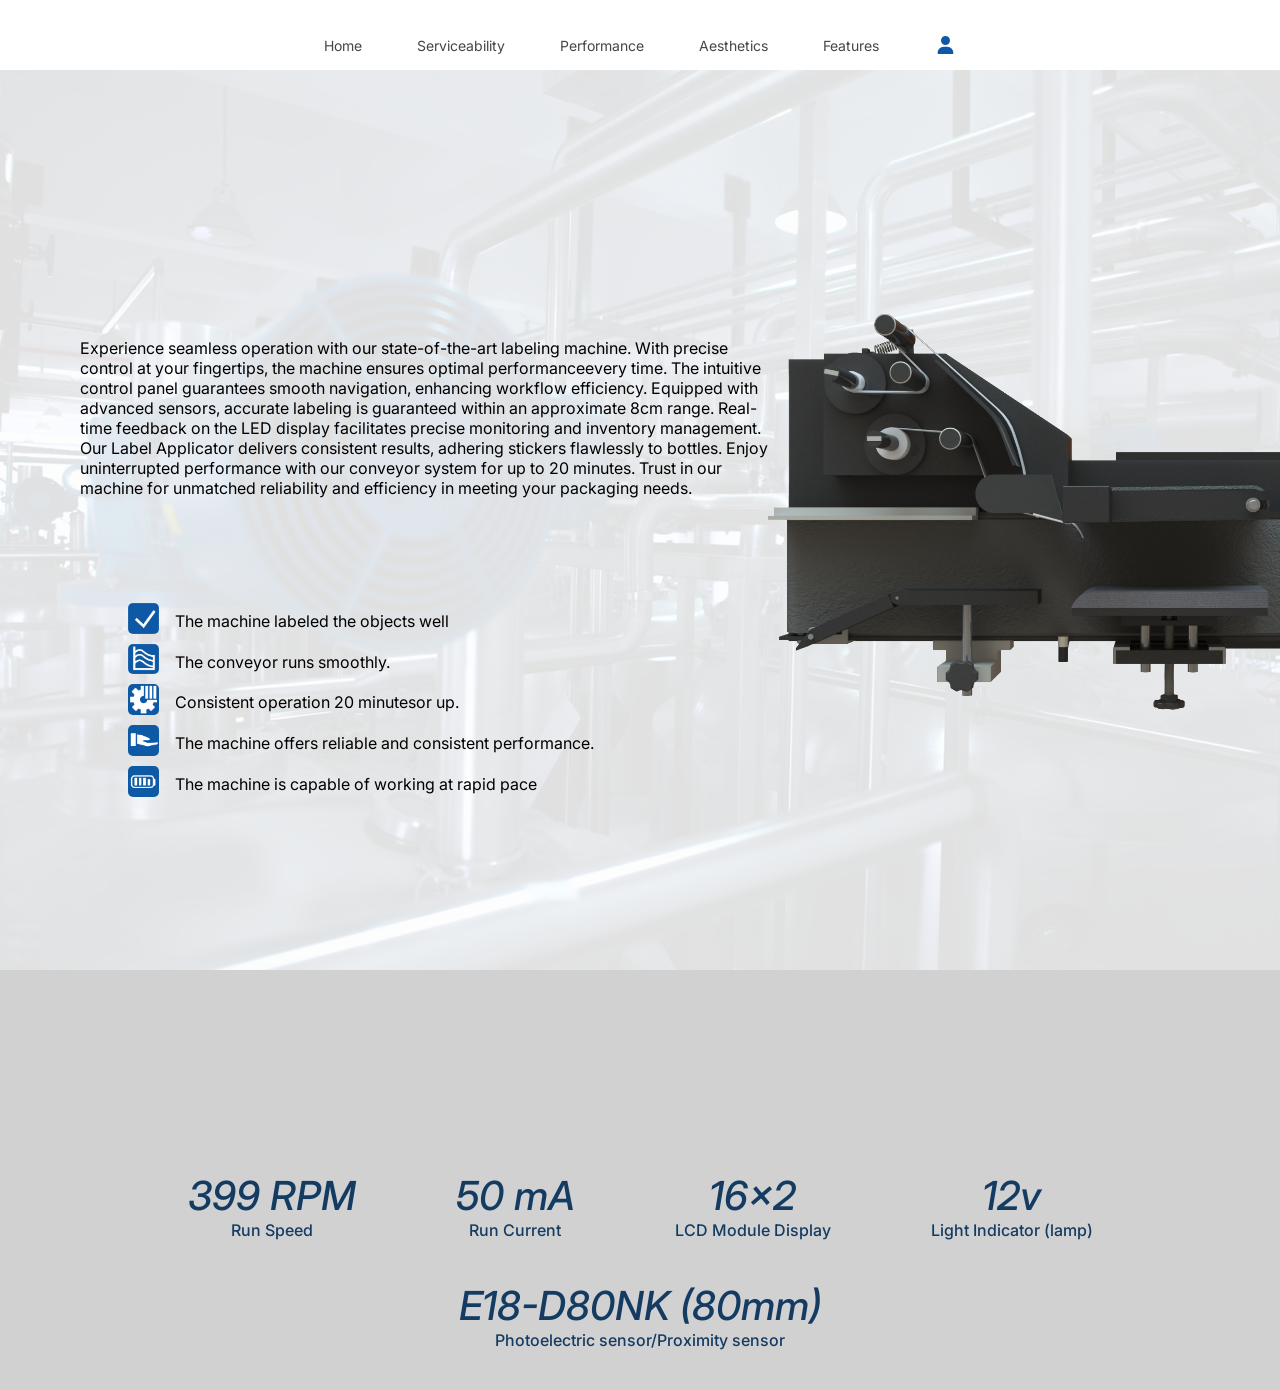
<file: SIMPLE LANG/performance.html>
<!DOCTYPE html>
<html lang="en">
<head>
    <style>
        @import url('https://fonts.googleapis.com/css2?family=Poppins:wght@100;200;300;400;500;600;700;800;900&display=swap');
        @import url('https://fonts.googleapis.com/css2?family=Inter:wght@100..900&display=swap');
    </style>
   <link rel="stylesheet" href="https://unicons.iconscout.com/release/v4.0.0/css/line.css"/>
   <link rel="stylesheet" href="https://cdnjs.cloudflare.com/ajax/libs/font-awesome/6.5.2/css/all.min.css">
    <meta charset="UTF-8">
    <meta name="viewport" content="width=device-width, initial-scale=1.0">
    <title>Performance</title>
    <link rel="stylesheet" href="performance.css">
    <link rel="icon" type="image/png" href="assets/logo gear.jpg">
</head>

<body>
    <div class="hero">
        <nav>
            <ul class="sidebar">
                <li onclick=hideSidebar()><a href="#"><svg class="svg" xmlns="http://www.w3.org/2000/svg" fill="currentcolor" height="26" viewBox="0 -960 960 960" width="26"><path d="M480-424 284-228q-11 11-28 11t-28-11q-11-11-11-28t11-28l196-196-196-196q-11-11-11-28t11-28q11-11 28-11t28 11l196 196 196-196q11-11 28-11t28 11q11 11 11 28t-11 28L536-480l196 196q11 11 11 28t-11 28q-11 11-28 11t-28-11L480-424Z"/></svg></a></li>
                <li><a href="index.html">Home</a></li>
                <li><a href="serviceability.html">Serviceability</a></li>
                <li><a href="performance.html">Performance</a></li>
                <li><a href="aesthetic.html">Aesthetics</a></li>
                <li><a href="features.html">Features</a></li>
            </ul>
            <ul class="main-navbar">
                <li class="hideOnMobile"><a href="index.html">Home</a></li>
                <li class="hideOnMobile"><a href="serviceability.html">Serviceability</a></li>
                <li class="hideOnMobile"><a href="performance.html">Performance</a></li>
                <li class="hideOnMobile"><a href="aesthetic.html">Aesthetics</a></li>
                <li class="hideOnMobile"><a href="features.html">Features</a></li>
                <!-- <li class="hideOnMobile"><button id="show-login">Log in</button></li> -->
                <li class="hideOnMobile"><a href="#"><svg id="svg" xmlns="http://www.w3.org/2000/svg" fill="currentcolor" height="18" width="23" viewBox="0 0 448 512"><path d="M224 256A128 128 0 1 0 224 0a128 128 0 1 0 0 256zm-45.7 48C79.8 304 0 383.8 0 482.3C0 498.7 13.3 512 29.7 512H418.3c16.4 0 29.7-13.3 29.7-29.7C448 383.8 368.2 304 269.7 304H178.3z"/></svg></a></li>
                <li class="menu-button" onclick=showSidebar()><a href="#"><svg class="svg" xmlns="http://www.w3.org/2000/svg" fill="currentcolor" height="26" viewBox="0 -960 960 960" width="26"><path d="M120-240v-80h720v80H120Zm0-200v-80h720v80H120Zm0-200v-80h720v80H120Z"/></svg></a></li>
            </ul>
        </nav>
        <script>
            function showSidebar(){
                const sidebar = document.querySelector('.sidebar')
                sidebar.style.display = 'flex'
            }
            function hideSidebar(){
                const sidebar = document.querySelector('.sidebar')
                sidebar.style.display = 'none'
            }
        </script>


 <div class="bg-overlay">
</div> 

<div class="txtt">
    <p>Experience seamless operation with our state-of-the-art labeling machine. With precise control at your fingertips, the machine ensures optimal performanceevery time. The intuitive control panel guarantees smooth navigation, enhancing workflow efficiency. Equipped with advanced sensors, accurate labeling is guaranteed within an approximate 8cm range. Real-time feedback on the LED display facilitates precise monitoring and inventory management. Our Label Applicator delivers consistent results, adhering stickers flawlessly to bottles. Enjoy uninterrupted performance with our conveyor system for up to 20 minutes. Trust in our machine for unmatched reliability and efficiency in meeting your packaging needs.</p>
</div>
<div class="hero">
<div class="hero-img"><img src="assets/topvwb.png"></div>

   


<div class="container">
        <div class="txt">
            <img src="assets/PERFORMANCE 1-01.png">
            <p>The machine labeled the objects well</p>
        </div>
        <div class="txt">
            <img src="assets/PERFORMANCE 2-01.png">
            <p>The conveyor runs smoothly.</p>
        </div>
        <div class="txt">
            <img src="assets/PERFORMANCE 3-01.png">
            <p>Consistent operation 20 minutesor up.</p>
        </div>
        <div class="txt">
            <img src="assets/PERFORMANCE 4-01.png">
            <p>The machine offers reliable and consistent performance.</p>
        </div>
        <div class="txt">
            <img src="assets/PERFORMANCE 5-01.png">
            <p>The machine is capable of working at rapid pace</p>
        </div>
           
    </div>

            <!--------------------------- LOG IN -------------------------------->
        <div class="pop-up">
            <div class="close-btn">&times</div>
            <div class="form">
                <h2>Log In</h2>
                <div class="form-element">
                    <label for="email">Email</label>
                    <input type="text" id="email" placeholder="Enter email">
                </div>
                <div class="form-element">
                    <label for="password">Password</label>
                    <input type="password" id="password" placeholder="Enter password">
                </div>
                <div class="form-element">
                    <input type="checkbox" id="remember-me">
                    <label for="remember-me">Remember me</label>
                </div>
                <div class="form-element">
                    <button>Sign in</button>
                </div>
                <div class="form-element">
                    <a href="#">Forgot password?</a>
                </div>
            </div>
        </div>
        <script src="login.js"></script>

    </div>
    
    <!------------------------- TABLE ------------------------------->
    <div class="blue-box">
        <table class="t1">
            <tr id="header">
                <th>399 RPM</th>
                <th>50 mA</th>
                <th>16x2</th>
                <th>12v</th>
            </tr>
            <tr>
                <td>Run Speed</td>
                <td>Run Current</td>
                <td>LCD Module Display</td>
                <td>Light Indicator (lamp)</td>
            </tr>
        </table>

        <table class="t2">
            <tr id="header2">
                <th>E18-D80NK (80mm)</th>
            </tr>
            <tr>
                <td>Photoelectric sensor/Proximity sensor</td>
            </tr>
        </table>
    </div>

    



</body>
</html>
</file>
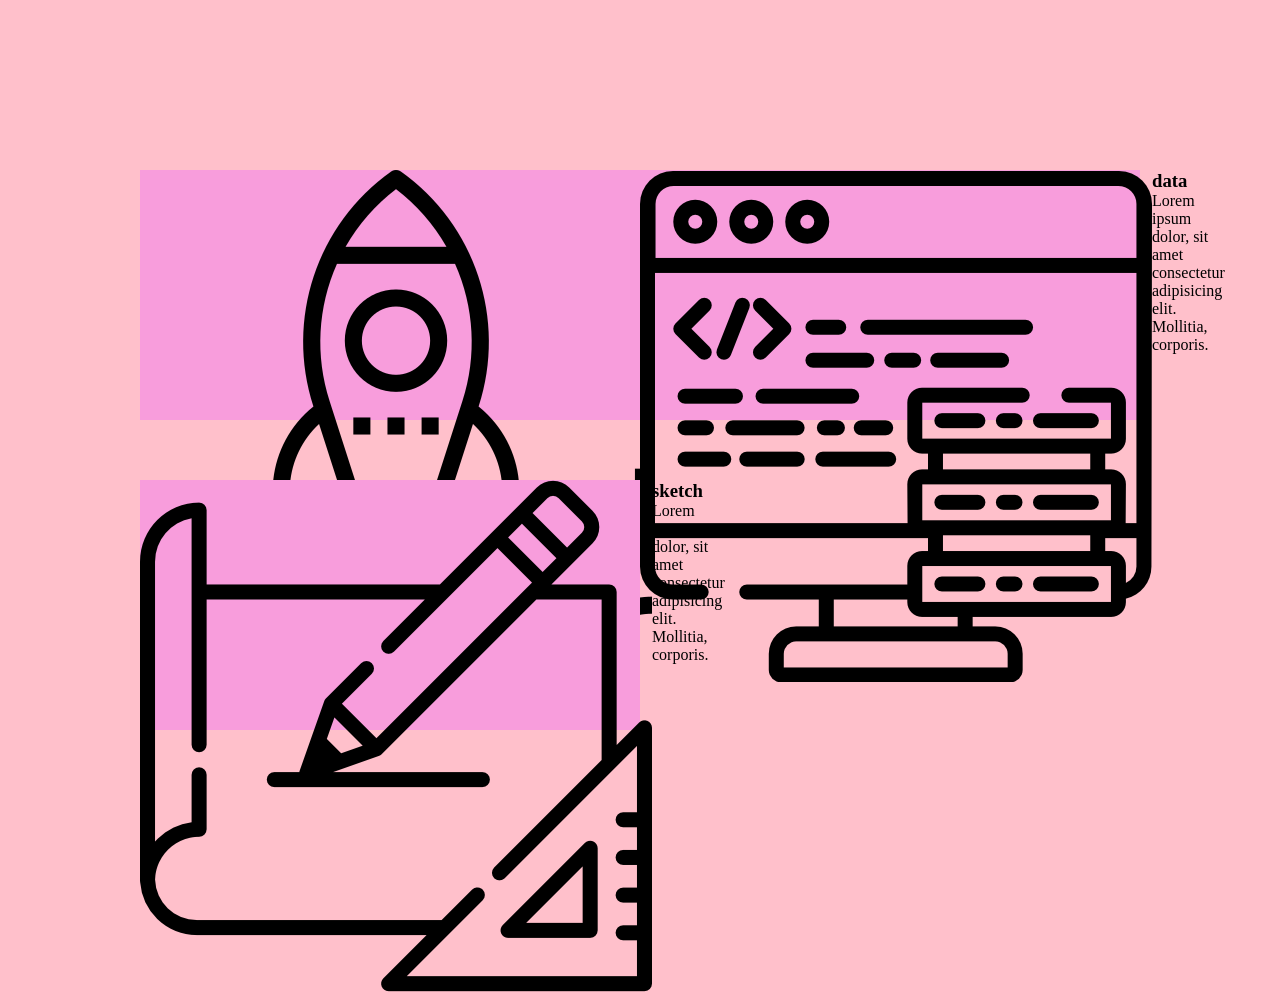
<file: SIMPLE LANG/sample-service.html>
<!DOCTYPE html>
<html lang="en">
<head>
    <meta charset="UTF-8">
    <meta name="viewport" content="width=device-width, initial-scale=1.0">
    <title>sample service</title>
    <link rel="stylesheet" href="sample-service.css">
</head>
<body>

    <div class="ccontainer">
        <div class="ccard">
            <div class="imgbx" data-text="startup">
                <img src="assets/startup.png">
            </div>
            <div class="ccontent">
                <div>
                    <h3>startup</h3>
                    <p>Lorem ipsum dolor, sit amet consectetur adipisicing elit. Mollitia, corporis.</p>
                </div>
            </div>
        </div>
        <div class="ccard">
            <div class="imgbx" data-text="data">
                <img src="assets/data.png">
            </div>
            <div class="ccontent">
                <div>
                    <h3>data</h3>
                    <p>Lorem ipsum dolor, sit amet consectetur adipisicing elit. Mollitia, corporis.</p>
                </div>
            </div>
        </div>
        <div class="ccard">
            <div class="imgbx" data-text="sketch">
                <img src="assets/sketch.png">
            </div>
            <div class="ccontent">
                <div>
                    <h3>sketch</h3>
                    <p>Lorem ipsum dolor, sit amet consectetur adipisicing elit. Mollitia, corporis.</p>
                </div>
            </div>
        </div>
    </div>
    
</body>
</html>
</file>
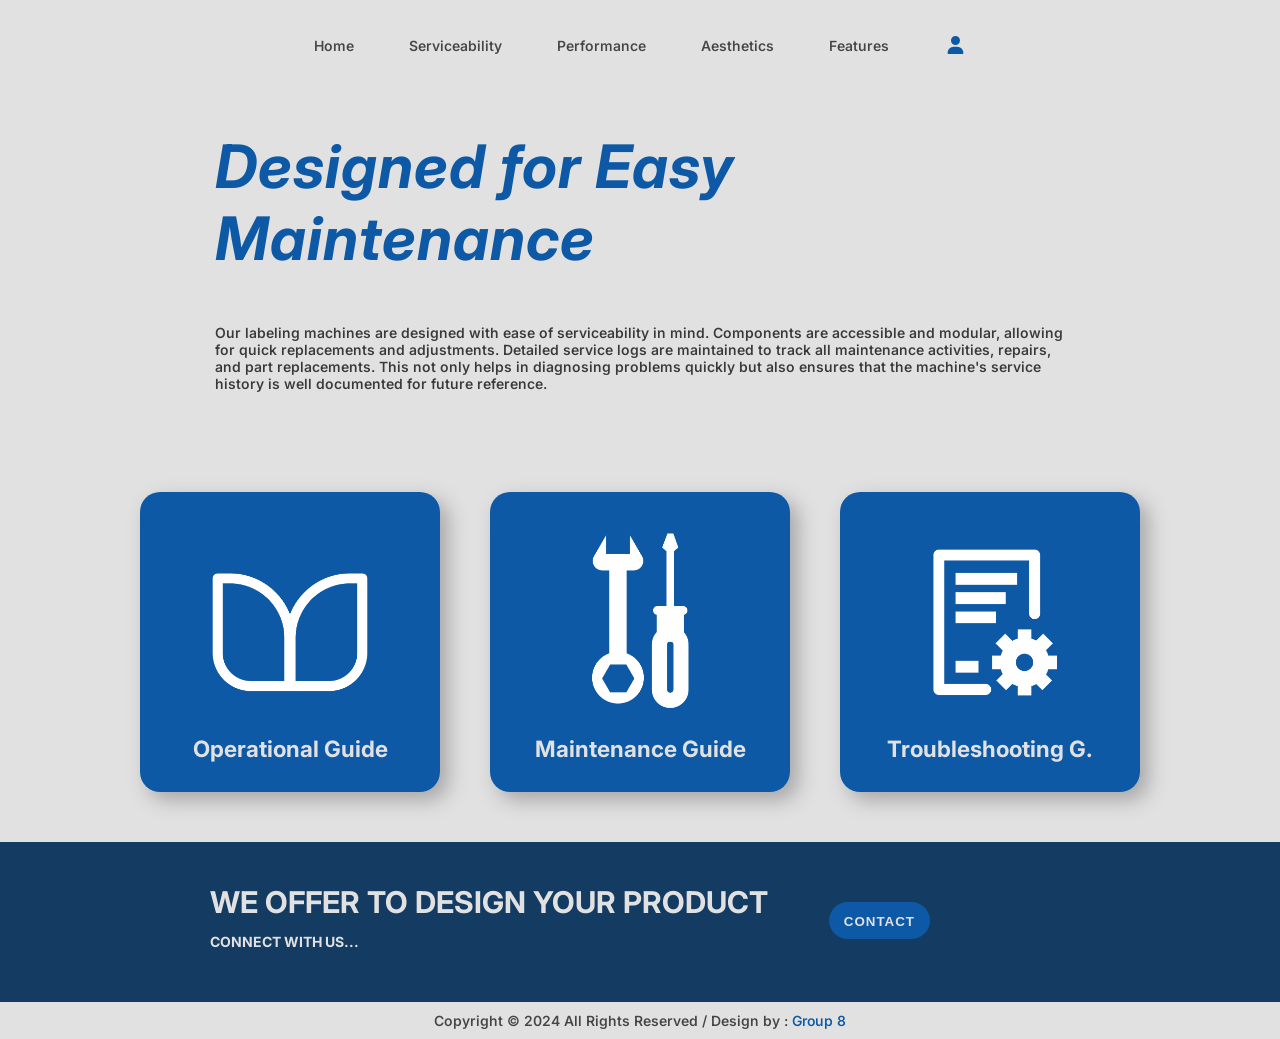
<file: SIMPLE LANG/serviceability.html>
<!DOCTYPE html>
<html lang="en">
<head>
    <style>
        @import url('https://fonts.googleapis.com/css2?family=Poppins:wght@100;200;300;400;500;600;700;800;900&display=swap');
        @import url('https://fonts.googleapis.com/css2?family=Inter:wght@100..900&display=swap');
    </style>
   <link rel="stylesheet" href="https://unicons.iconscout.com/release/v4.0.0/css/line.css"/>
   <link rel="stylesheet" href="https://cdnjs.cloudflare.com/ajax/libs/font-awesome/6.5.2/css/all.min.css">
    <meta charset="UTF-8">
    <meta name="viewport" content="width=device-width, initial-scale=1.0">
    <title>Serviceability</title>
    <link rel="stylesheet" href="serviceability.css">
    <link rel="icon" type="image/png" href="assets/logo gear.jpg">
</head>

<body>


    <div class="hero">
        <nav>
            <ul class="sidebar">
                <li onclick=hideSidebar()><a href="#"><svg class="svg" xmlns="http://www.w3.org/2000/svg" fill="currentcolor" height="26" viewBox="0 -960 960 960" width="26"><path d="M480-424 284-228q-11 11-28 11t-28-11q-11-11-11-28t11-28l196-196-196-196q-11-11-11-28t11-28q11-11 28-11t28 11l196 196 196-196q11-11 28-11t28 11q11 11 11 28t-11 28L536-480l196 196q11 11 11 28t-11 28q-11 11-28 11t-28-11L480-424Z"/></svg></a></li>
                <li><a href="index.html">Home</a></li>
                <li><a href="serviceability.html">Serviceability</a></li>
                <li><a href="performance.html">Performance</a></li>
                <li><a href="aesthetic.html">Aesthetics</a></li>
                <li><a href="features.html">Features</a></li>
            </ul>
            <ul class="main-navbar">
                <li class="hideOnMobile"><a href="index.html">Home</a></li>
                <li class="hideOnMobile"><a href="serviceability.html">Serviceability</a></li>
                <li class="hideOnMobile"><a href="performance.html">Performance</a></li>
                <li class="hideOnMobile"><a href="aesthetic.html">Aesthetics</a></li>
                <li class="hideOnMobile"><a href="features.html">Features</a></li>
                <!-- <li class="hideOnMobile"><button id="show-login">Log in</button></li> -->
                <li class="hideOnMobile"><a href="#"><svg id="svg" xmlns="http://www.w3.org/2000/svg" fill="currentcolor" height="18" width="23" viewBox="0 0 448 512"><path d="M224 256A128 128 0 1 0 224 0a128 128 0 1 0 0 256zm-45.7 48C79.8 304 0 383.8 0 482.3C0 498.7 13.3 512 29.7 512H418.3c16.4 0 29.7-13.3 29.7-29.7C448 383.8 368.2 304 269.7 304H178.3z"/></svg></a></li>
                <li class="menu-button" onclick=showSidebar()><a href="#"><svg class="svg" xmlns="http://www.w3.org/2000/svg" fill="currentcolor" height="26" viewBox="0 -960 960 960" width="26"><path d="M120-240v-80h720v80H120Zm0-200v-80h720v80H120Zm0-200v-80h720v80H120Z"/></svg></a></li>
            </ul>
        </nav>
        <script>
            function showSidebar(){
                const sidebar = document.querySelector('.sidebar')
                sidebar.style.display = 'flex'
            }
            function hideSidebar(){
                const sidebar = document.querySelector('.sidebar')
                sidebar.style.display = 'none'
            }
        </script>

       

        <!--------------------------- LOG IN -------------------------------->
        <div class="pop-up">
            <div class="close-btn">&times</div>
            <div class="form">
                <h2>Log In</h2>
                <div class="form-element">
                    <label for="email">Email</label>
                    <input type="text" id="email" placeholder="Enter email">
                </div>
                <div class="form-element">
                    <label for="password">Password</label>
                    <input type="password" id="password" placeholder="Enter password">
                </div>
                <div class="form-element">
                    <input type="checkbox" id="remember-me">
                    <label for="remember-me">Remember me</label>
                </div>
                <div class="form-element">
                    <button>Sign in</button>
                </div>
                <div class="form-element">
                    <a href="#">Forgot password?</a>
                </div>
            </div>
        </div>
             <script src="login.js"></script>
        </div>
    </div>


        <div class="background"></div>
    

         <!--------------------------- HERO SECTION -------------------------------->
         <!-- <div class="bg-overlay">
            <img src="assets/bg-overlay.jpg">
        </div> -->



        <div class="hero">
            <p class="p1">Designed for Easy Maintenance</p>
            <p class="p2">Our labeling machines are designed with ease of serviceability in mind. Components are accessible and modular, allowing for quick replacements and adjustments. Detailed service logs are maintained to track all maintenance activities, repairs, and part replacements. This not only helps in diagnosing problems quickly but also ensures that the machine's service history is well documented for future reference.</p>
        </div>


        <!-- <div class="card-container">
            <div class="card">
                <img src="assets/SERVICEABILITY 3-01.png">
            </div>
            <div class="card">
                <img src="assets/SERVICEABILITY 2-01.png">
            </div>
            <div class="card">
                <img src="assets/SERVICEABILITY-01.png">
            </div>
        </div> -->


        <div class="ccontainer">
            <div class="ccard">
                <div class="imgbx">
                    <img src="assets/SERVICEABILITY 3-01.png">
                    <h3 class="txt">Operational Guide</h3>
                </div>
                <div class="ccontent">
                    <div>
                        <h3>Operational Guide</h3>
                        <p>Maintaining machinery is crucial for efficiency and safety. We'll discuss a two-step process: inspecting machines for issues and applying identification stickers. This ensures effective labeling and reliable operation.</p>
                        <a id="showmodal" href="#">Read More</a>
                    </div>
                </div>
            </div>

            <div class="ccard">
                <div class="imgbx">
                    <img src="assets/SERVICEABILITY 2-01.png">
                    <h3 class="txt">Maintenance Guide</h3>
                </div>
                <div class="ccontent">
                    <div>
                        <h3>Maintenance Guide</h3>
                        <p> Regular maintenance, including cleaning, lubrication, and inspections, ensures the Automated Labeling Machine's longevity and efficiency.</p>
                        <a id="showmodal" href="#">Read More</a>
                    </div>
                </div>
            </div>

            <div class="ccard">
                <div class="imgbx">
                    <img src="assets/SERVICEABILITY-01.png">
                    <h3 class="txt">Troubleshooting G.</h3>
                </div>
                <div class="ccontent">
                    <div>
                        <h3>Troubleshooting Guide</h3>
                        <p>This guide addresses common problems with labeling machines, offering step-by-step instructions for identifying, diagnosing, and resolving issues effectively.</p>
                        <a id="showmodal" href="#">Read More</a>
                    </div>
                </div>
            </div>
        </div>

        <!------------------------------ SHOW MODAL ------------------------->
        <section class="sec1">
            <span class="overlay"></span>
            <div class="modal-box">
                <h2>OPERATION GUIDE:</h2>
                <h3>Step 1: Inspecting the Machine</h3>
                <p>Examine the machine to ensure that all screws are intact there are no damages and no other issues that could impact its performance. This step is essential to ensure the operation of the labeling process.</p>
                <h3>Step 2: Applying Stickers</h3>
                <p>Affix a sticker, onto the machine as part of the preparations. This sticker can serve as an indicator or label for the machine itself aiding in organization and easy identification.</p>
                <h3>Step 3: Positioning Bottles and Adjusting Parameters</h3>
                <p>Align the bottle, within the machine ensuring it is positioned accurately for labeling. Also adjust parameters on the machine to tune the labeling process according to specific bottle dimensions.</p>
                <h3>Step 4: Power Up and Start</h3>
                <p>Turn on the power supply to activate the machine. Initiate the labeling process by pressing the start button on the control panel, beginning the sequence that applies labels to the bottles.</p>
                <h3>Step 5: Trial Run and Adjustment</h3>
                <p>Perform a trial run of the labeling process to test the machine's performance. Make necessary adjustments based on the trial findings, ensuring that the labels are applied accurately and efficiently.</p>
                <h3>Step 6: Sample Inspection and Adjustment</h3>
                <p>Inspect a sample of labeled glass bottles to identify any errors or issues. If any discrepancies are found, make the necessary adjustments to improve the labeling accuracy.</p>
                <h3>Step 7: Commence Labeling Process</h3>
                <p>After confirming the satisfactory outcomes from Steps 1 to 6, proceed with the actual labeling process. This step marks the official start of applying labels to the glass bottles.</p>
                <h3>Step 8: Machine Shutdown</h3>
                <p>Once the labeling task is complete, turn off the labeling machine using the control panel. This step ensures the safe and proper shutdown of the equipment, completing the labeling process</p>
                <h2 style="margin-top: 20px;">In case of Malfunction/ Accident:</h2>
                <h3>Step 1: Push Emergency Push button</h3>
                <p> Emergency push buttons provide an important safety purpose by offering a rapid and reliable way to stop machinery or operations in an emergency.</p>
              </div>
          </section>
          <script>
            const section = document.querySelector(".sec1"),
              overlay = document.querySelector(".overlay"),
              showBtn = document.querySelector("#showmodal"),
              closeBtn = document.querySelector(".close-btn");
            showBtn.addEventListener("click", () => section.classList.add("active"));
            overlay.addEventListener("click", () =>
              section.classList.remove("active")
            );
            closeBtn.addEventListener("click", () =>
              section.classList.remove("active")
            );
          </script>

          

        
      
            <div class="container">
                <div class="words">
                <p class="p1">WE OFFER TO DESIGN YOUR PRODUCT </p>
                <p class="p2">CONNECT WITH US...</p>
                </div>
                <a href="#"><button class="btn">CONTACT</button></a>
            </div>

    


    <!------------------------- FOOTER ------------------------------->
    <footer>
        <p>Copyright © 2024 All Rights Reserved / Design by :  <b style="color:#0d59a5; font-weight: 550;">Group 8</b></p>
    </footer>



</body>
</html>
</file>
<file: SIMPLE LANG/style.css>
*{
    box-sizing: border-box;
    margin: 0;
    padding: 0;
}
html{
    height: 100%;
}
body{
    font-family: "Inter", sans-serif;
    font-size: 14px;
    margin: 0;
    background-color: #e1e1e1;
    font-weight: 560;


    min-height: 100%;
    display: flex;
    flex-direction: column;
    /* overflow-x: hidden; */
}
/* html, body{
    width: 100%;
    height: 100%;
    margin: 0;
    padding: 0;
    overflow-x :hidden;
} */




/* -------------------NAVIGATION BAR------------------------ */
.main-navbar{
    /* background-color: white; */
    /* box-shadow: 3px 3px 5px rgba(0, 0, 0, 0.3); */
    /* background: hsl(0 0% 100% / .1); */
    backdrop-filter: blur(0.01rem);
    /* position: relative; */
}
nav ul{
    width: 100%;
    list-style: none;
    display: flex;
    justify-content: center;
    align-items: center;
    gap: 10px;
}
nav .main-navbar{
    gap: 35px;
    margin-top: 20px;
}
nav li{
    height: 50px;
}
nav a{
    height: 100%;
    padding: 0 10px;
    text-decoration: none;
    display: flex;
    align-items: center;
    color: #454545;
    transition: 0.3s ease;
    position: relative;
}
nav a:hover{
    /* background-color: #6e7a8691; */
    border-radius: 3px;
    /* color: #e1e1e1; */
    color: #143b62;
    /* box-shadow: 2px 2px 3px rgba(0, 0, 0, 0.3); */
}
.main-navbar a{
    transition: 0.3s ease;
    font-size: 14px;
}
.main-navbar a:hover{
    transform: scale(1.08);
}
.main-navbar a:after{
    content:"";
    position: absolute;
    background-color: #0D59A5;
    height: 3px;
    width: 0%;
    left: 0;
    bottom: -1px;
    transition: 0.3s ease;
}
.main-navbar a:hover:after{
    width: 100%;
}
#svg{
    color:#0D59A5;
}
nav .main-navbar li:last-child{
    margin-left: auto;
    font-size: 18px;
    font-weight: bold;
    color: #454545;
    margin-right: 25px;
}
.sidebar{
    position: absolute;
    top: 0;
    right: 0;
    height: 100vh;
    width: 250px;
    z-index: 999;
    background: hsla(0, 0%, 100%, 0);
    /* background: rgba(46, 62, 70, 0.53); */
    backdrop-filter: blur(1rem);
    background-color: #143b6296;
    box-shadow: -10px 0 10px rgba(0, 0, 0, 0.1);
    display: none;
    flex-direction: column;
    align-items: flex-start;
    justify-content: flex-start;
    transition: 0.3s ease;
    font-weight: 500;
}
.sidebar li{
    width: 100%;
}
.sidebar a{
    margin-top: 22px;
    width: 100%;
    margin-left: 35px;
    color: #e1e1e1;
}
.sidebar a:hover{
    color: #cbebf1;
    font-weight: 650;
    text-transform: uppercase;
}
.menu-button{
    display: none;
}

@media(max-width: 800px){
    .hideOnMobile{
        display: none;
    }
    .menu-button{
        display: block;
    }
}
@media(max-width: 400px){
    .sidebar{
        width: 100%;
    }
}
/* -------------------NAVIGATION BAR /end------------------------ */



/*--------------------------------LOG IN--------------------------- */
.pop-up{
    z-index: 888;
    position: absolute;
    top: -150%;
    left: 50%;
    opacity: 0;
    transform: translate(-50%, -50%) scale(1.01);
    width: 380px;
    padding: 20px 30px;
    background: #fff;
    box-shadow: 2px 2px 5px 5px rgba(0, 0, 0, 0.15);
    border-radius: 15px;
    transition: top 0ms ease-in-out 200ms,
                opacity 200ms ease-in-out 0ms,
                transform 20ms ease-in-out 0ms;
}
.pop-up.active{
    top: 50%;
    opacity: 1;
    transform: translate(-50%, -50%) scale(1);
    transition: top 0ms ease-in-out 0ms,
                opacity 200ms ease-in-out 0ms,
                transform 20ms ease-in-out 0ms;
}
.pop-up .close-btn{
    position: absolute;
    top: 10px;
    right: 10px;
    width: 15px;
    height: 15px;
    background: #143b62;
    color: #e1e1e1;
    text-align: center;
    line-height: 15px;
    border-radius: 15px;
    cursor: pointer;
}
.pop-up .form h2{
    text-align: center;
    color: #143b62;
    margin: 10px 0px 20px;
    font-size: 25px;
}
.pop-up .form .form-element{
    margin: 15px 0px;
}
.pop-up .form .form-element label{
    font-size: 14px;
    color: #143b62;
}
.pop-up .form .form-element input[type="text"],
.pop-up .form .form-element input[type="password"]{
    margin-top: 5px;
    display: block;
    width: 100%;
    padding: 10px;
    outline: none;
    border: 1px solid #aaa;
    border-radius: 6px;
}
.pop-up .form .form-element input[type="checkbox"]{
    margin-right: 5px;
}
.pop-up .form .form-element button{
    width: 100%;
    height: 40px;
    border: none;
    outline: none;
    font-size: 15px;
    background: linear-gradient(to top right, #143b62, #0D59A5);
    color: #e1e1e1;
    border-radius: 10px;
    cursor: pointer;
    font-weight: 650;
    letter-spacing: 1.1px;
}
.pop-up .form .form-element a{
    display: block;
    text-align: center;
    font-size: 15px;
    color: #0D59A5;
    text-decoration: none;
    font-weight: 600;
}

/*--------------------------------LOG IN css end--------------------------- */




/*--------------------------------HERO SECTION--------------------------- */
.home{
    position: relative;
    display: flex;
    justify-content: center;
    flex-direction: column;
    width: 100%;
    /* min-height: 100vh;   */
    margin-top: 50px;
}
section{
    /* padding: 100px 200px; */
    /* z-index: 999; */
    position: absolute;
    display: flex;
    flex-direction: column;
    align-items: flex-end;
    right: 20%;
    top: 50px;
}
.home .content{
    color: #454545;
    z-index: 888;
    width: 350px;
}
.home .content .p1{
    width: 400px;
    font-size: 16px;
    color: #2a2c2e;
}
.home .content p{
    width: 310px;
    margin-bottom: 25px;
    font-size: 14px;
    color: #2a2c2e;
    line-height: 17.5px;
}
.home .content h1{
    font-size: 4.7em;
    font-weight: 750;
    text-transform: uppercase;
    line-height: 70px;
    letter-spacing: 5px;
    margin-bottom: 15px;
    color: #0D59A5;
    /* background: linear-gradient(90deg, #00dbde, #fc00ff); */
    background: linear-gradient(to top right, #143b62, #0D59A5);
    background-clip: text;
    color: transparent;
    width: 470px;
}

.btn{
    /* background: #0D59A5; */
    background: linear-gradient(to top right, #143b62, #0D59A5);
    padding: 12px 24px;
    color: #e1e1e1;
    border-radius: 50px;
    font-weight: bold;
    font-size: 14px;
    /* text-decoration: none; */
    margin-top: 25px;
    border: none;
    transition: 0.3s ease;
    letter-spacing: 1px;
}
.btn:hover{
    transform: scale(1.05);
}
.top-view img{
    position: absolute;
    top: -10px;
    left: 30px;
    height: 1280px;
    width: 760px;
    filter: drop-shadow(120px 108px 180px rgba(0,0,0,0.6));
    z-index: -888;
}
/* 320, 480, 768, 1040, 1200, 1920 */

@media(max-width: 1521px){
    .top-view img{
        top: -10px;
        left: 30px;
        height: 1280px;
        width: 760px;
        transition: all 0.3s ease-in-out;
    }
}
@media(max-width: 1361px){
    .top-view img{
        top: -5px;
        left: 30px;
        height: 1220px;
        width: 700px;
    }
    .home .content h1{
        font-size: 4.5em;
    }
}
@media(max-width: 1301px){
    .top-view img{
        top: 0px;
        left: -30px;
        height: 1200px;
        width: 680px;
    }
    section{
        right: 18%;
        top: 50px;
    }
    .home .content h1{
        font-size: 4.4em;
    }
}
@media(max-width: 1201px){
    .top-view img{
        top: 5px;
        left: -30px;
        height: 1180px;
        width: 660px;
    }
    section{
        right: 15%;
        top: 50px;
    }
    .home .content h1{
        font-size: 4.3em;
    }
}
@media(max-width: 1121px){
    .top-view img{
        top: 10px;
        left: -30px;
        height: 1160px;
        width: 640px;
    }
    section{
        right: 12%;
        top: 50px;
    }
    .home .content h1{
        font-size: 4.2em;
    }
}
@media(max-width: 1041px){
    .top-view img{
        top: 15px;
        left: -50px;
        height: 1120px;
        width: 600px;
    }
    section{
        right: 12%;
        top: 50px;
    }
    .home .content h1{
        font-size: 4.2em;
        letter-spacing: 4.5px;
        margin-bottom: 15px;
        width: 470px;
        line-height: 70px;
    }
}
@media(max-width: 1000px){
    .top-view img{
        top: 20px;
        left: -50px;
        height: 1100px;
        width: 580px;
    }
    section{
        right: 12%;
        top: 50px;
    }
    .home .content h1{
        font-size: 4.2em;
        letter-spacing: 4px;
        margin-bottom: 15px;
        width: 470px;
        line-height: 68px;
    }
    .btn{
        margin-top: 20px;
    }
}
@media(max-width: 956px){
    .top-view img{
        top: 25px;
        left: -60px;
        height: 1060px;
        width: 540px;

    }
    section{
        right: 12%;
        top: 50px;
    }
    .home .content h1{
        font-size: 4.1em;
        letter-spacing: 3.5px;
        margin-bottom: 15px;
        width: 470px;
        line-height: 66px;
    }
    .btn{
        margin-top: 17px;
    }
}
@media(max-width: 901px){
    .top-view img{
        top: 30px;
        left: -60px;
        height: 1040px;
        width: 520px;
    }
    section{
        right: 12%;
        top: 50px;
    }
    .home .content h1{
        font-size: 4em;
        letter-spacing: 3px;
        margin-bottom: 15px;
        width: 470px;
        line-height: 64px;
    }
    .btn{
        margin-top: 15px;
    }
}
@media(max-width: 872px){
    .top-view img{
        top: 30px;
        left: -60px;
        height: 1000px;
        width: 480px;
        /* opacity:.85; */
    }
    section{
        right: 5%;
        top: 50px;
    }
    .home .content h1{
        font-size: 3.5em;
        letter-spacing: 2px;
        margin-bottom: 15px;
        width: 470px;
        line-height: 62px;
    }
    .home .content .p1{
        width: 380px;
        font-size: 16px;
    }
    .home .content p{
        width: 310px;
        margin-bottom: 25px;
        font-size: 14px;
        line-height: 17.5px;
    }
    .btn{
        margin-top: 13px;
    }
}
@media(max-width: 778px){
    .top-view img{
        top: 30px;
        left: -60px;
        height: 900px;
        width: 450px;
        /* opacity:.85; */
    }
    section{
        right: 5%;
        top: 35px;
    }
    .home .content h1{
        font-size: 3.5em;
        letter-spacing: 2px;
        margin-bottom: 15px;
        width: 470px;
        line-height: 60px;
    }
    .home .content .p1{
        width: 380px;
        font-size: 16px;
    }
    .home .content p{
        width: 310px;
        margin-bottom: 25px;
        font-size: 14px;
        line-height: 17.5px;
    }
}
@media(max-width: 751px){
    .top-view img{
        top: -100px;
        left: -240px;
        height: 1150px;
        width: 730px;
        /* opacity:.85; */
    }
    section{
        right: 3%;
        top: 25px;
    }
    .home .content h1{
        font-size: 3.3em;
        letter-spacing: 2px;
        margin-bottom: 15px;
        width: 470px;
        line-height: 60px;
    }
    .home .content .p1{
        width: 380px;
        font-size: 16px;
    }
    .home .content p{
        width: 310px;
        margin-bottom: 25px;
        font-size: 14px;
        line-height: 17.5px;
    }
}
@media(max-width: 709px){
    .top-view img{
        opacity:.5;
        transition: 0.3s ease ease-in-out;
    }
    section{
        right: 11%;
        top: 20px;
    }
    .home .content h1{
        font-size: 3.5em;
        letter-spacing: 2px;
        margin-bottom: 15px;
        width: 470px;
        line-height: 60px;
    }
    .home .content .p1{
        width: 380px;
        font-size: 16px;
    }
    .home .content p{
        width: 310px;
        margin-bottom: 25px;
        font-size: 14px;
        line-height: 17.5px;
    }
}
@media(max-width: 683px){
    .top-view img{
        opacity:.3;
        transition: 0.3s ease ease-in-out;
    }
    section{
        right: 14%;
        top: 20px;
    }
    .home .content h1{
        font-size: 3.5em;
        letter-spacing: 2px;
        margin-bottom: 15px;
        width: 470px;
        line-height: 60px;
    }
    .home .content .p1{
        width: 380px;
        font-size: 16px;
    }
    .home .content p{
        width: 310px;
        margin-bottom: 25px;
        font-size: 14px;
        line-height: 17.5px;
    }
}
@media(max-width: 510px){
    .top-view img{
        opacity:.15;
        transition: 0.3s ease ease-in-out;
    }
    section{
        right: 12%;
        top: 20px;
    }
    .home .content h1{
        font-size: 3.5em;
        letter-spacing: 2px;
        margin-bottom: 15px;
        width: 470px;
        line-height: 60px;
    }
    .home .content .p1{
        width: 380px;
        font-size: 16px;
    }
    .home .content p{
        width: 310px;
        margin-bottom: 25px;
        font-size: 14px;
        line-height: 17.5px;
    }
}
@media(max-width: 400px){
    .top-view img{
        opacity:.15;
        transition: 0.3s ease ease-in-out;
    }
    section{
        right: -2%;
        top: 20px;
    }
    .home .content h1{
        font-size: 3.1em;
        letter-spacing: 1px;
        margin-bottom: 15px;
        width: 440px;
        line-height: 50px;
    }
    .home .content .p1{
        width: 300px;
        font-size: 14px;
    }
    .home .content p{
        width: 305px;
        margin-bottom: 25px;
        font-size: 12px;
        line-height: 17.5px;
    }
    .btn{
        font-size: 12px;
    }
}
/*--------------------------------HERO SECTION /end--------------------------- */




/*--------------------------------BEST AUTOMATED--------------------------- */
.hero1{
    position: relative;
    display: flex;
    justify-content: center;
    flex-direction: column;
    width: 100%;
    margin-top: 320px;
    z-index: 555;
    direction: rtl;
}
.home1{
    position: absolute;
    display: flex;
    flex-direction: column;
    align-items: flex-end;
    right: 12.5%;
    top: -10px;
}
.hero1 .content1{
    color: #454545;
    z-index: 888;
    width: 350px;
}
.hero1 .p1{
    width: 350px;
    font-weight: bold;
    color: #143b62;
    font-size: 22px;
    margin-bottom: 15px;
}
.hero1 .p2{
    width: 550px;
    margin-bottom: 27px;
    font-size: 14px;
    font-weight: 350;
    color: black;
    font-style: oblique;
    font-weight: 600;
}
.home1 .content1 h1{
    font-size: 3.4em;
    font-weight: 750;
    text-transform: uppercase;
    line-height: 50px;
    letter-spacing: 2px;
    margin-bottom: 14px;
    color: transparent;
    background: linear-gradient(to top right, #143b62, #0D59A5);
    background-clip: text;
    font-style: oblique;
    width: 600px;
    padding: 0px 2.5px;
}
@media(max-width: 1531px){
    .home1{
        position: absolute;
        right: 12.5%;
        top: -10px;
    }
    .home1 .content1 h1{
        font-size: 3.4em;
        line-height: 50px;
        letter-spacing: 1px;
        margin-bottom: 14px;
        width: 600px;
    }
    .hero1 .p1{
        width: 350px;
        font-size: 22px;
        margin-bottom: 15px;
    }
    .hero1 .p2{
        width: 550px;
        margin-bottom: 27px;
        font-size: 14px;
        font-weight: 350;
    }
}
@media(max-width: 1361px){
    .home1{
        position: absolute;
        right: 12.5%;
        top: -40px;
    }
    .home1 .content1 h1{
        font-size: 3.4em;
        line-height: 50px;
        letter-spacing: 1px;
        margin-bottom: 14px;
        width: 600px;
    }
    .hero1 .p1{
        width: 350px;
        font-size: 22px;
        margin-bottom: 15px;
    }
    .hero1 .p2{
        width: 550px;
        margin-bottom: 27px;
        font-size: 14px;
        font-weight: 350;
    }
}
@media(max-width: 1202px){
    .home1{
        position: absolute;
        margin-right: -20px;
        top: -55px;
    }
    .home1 .content1 h1{
        font-size: 3.4em;
        line-height: 50px;
        letter-spacing: 1px;
        margin-bottom: 14px;
        width: 600px;
    }
    .hero1 .p1{
        width: 350px;
        font-size: 22px;
        margin-bottom: 15px;
    }
    .hero1 .p2{
        width: 550px;
        margin-bottom: 27px;
        font-size: 14px;
        font-weight: 350;
    }
}
@media(max-width: 1121px){
    .home1{
        position: absolute;
        margin-right: -75px;
        top: -70px;
    }
    .home1 .content1 h1{
        font-size: 3.4em;
        line-height: 50px;
        letter-spacing: 1px;
        margin-bottom: 14px;
        width: 600px;
    }
    .hero1 .p1{
        width: 350px;
        font-size: 22px;
        margin-bottom: 15px;
    }
    .hero1 .p2{
        width: 550px;
        margin-bottom: 27px;
        font-size: 14px;
        font-weight: 350;
    }
}
@media(max-width: 1041px){
    .home1{
        position: absolute;
        margin-right: -58px;
        top: -100px;
    }
    .home1 .content1 h1{
        font-size: 3.2em;
        line-height: 50px;
        letter-spacing: 0px;
        margin-bottom: 14px;
        width: 550px;
    }
    .hero1 .p1{
        width: 350px;
        font-size: 22px;
        margin-bottom: 15px;
    }
    .hero1 .p2{
        width: 550px;
        margin-bottom: 27px;
        font-size: 14px;
        font-weight: 350;
    }
}
@media(max-width: 1000px){
    .home1{
        position: absolute;
        margin-right: -48px;
        top: -90px;
    }
    .home1 .content1 h1{
        font-size: 3.2em;
        line-height: 50px;
        letter-spacing: 0px;
        margin-bottom: 14px;
        width: 550px;
    }
    .hero1 .p1{
        width: 350px;
        font-size: 22px;
        margin-bottom: 15px;
    }
    .hero1 .p2{
        width: 550px;
        margin-bottom: 27px;
        font-size: 14px;
        font-weight: 350;
    }
}
@media(max-width: 956px){
    .home1{
        position: absolute;
        margin-right: -48px;
        top: -105px;
    }
    .home1 .content1 h1{
        font-size: 3.2em;
        line-height: 50px;
        letter-spacing: 0px;
        margin-bottom: 14px;
        width: 550px;
    }
    .hero1 .p1{
        width: 350px;
        font-size: 22px;
        margin-bottom: 15px;
    }
    .hero1 .p2{
        width: 550px;
        margin-bottom: 27px;
        font-size: 14px;
        font-weight: 350;
    }
}
@media(max-width: 901px){
    .home1{
        position: absolute;
        margin-right: -48px;
        top: -110px;
    }
    .home1 .content1 h1{
        font-size: 3.2em;
        line-height: 50px;
        letter-spacing: 0px;
        margin-bottom: 14px;
        width: 550px;
    }
    .hero1 .p1{
        width: 350px;
        font-size: 22px;
        margin-bottom: 15px;
    }
    .hero1 .p2{
        width: 550px;
        margin-bottom: 27px;
        font-size: 14px;
        font-weight: 350;
    }
}
@media(max-width: 872px){
    .home1{
        position: absolute;
        margin-right: -48px;
        top: -140px;
    }
    .home1 .content1 h1{
        font-size: 3em;
        line-height: 50px;
        letter-spacing: 0px;
        margin-bottom: 14px;
        width: 550px;
    }
    .hero1 .p1{
        width: 350px;
        font-size: 22px;
        margin-bottom: 15px;
    }
    .hero1 .p2{
        width: 550px;
        margin-bottom: 27px;
        font-size: 14px;
        font-weight: 350;
    }
}
@media(max-width: 846px){
    .home1{
        position: absolute;
        margin-right: -25px;
        top: -140px;
    }
    .home1 .content1 h1{
        font-size: 2.5em;
        line-height: 43px;
        letter-spacing: 1px;
        margin-bottom: 14px;
        width: 400px;
    }
    .hero1 .p1{
        width: 350px;
        font-size: 22px;
        margin-bottom: 15px;
    }
    .hero1 .p2{
        width: 300px;
        margin-bottom: 27px;
        font-size: 14px;
        font-weight: 350;
    }
}
@media(max-width: 778px){
    .home1{
        position: absolute;
        margin-right: -25px;
        top: -160px;
    }
    .home1 .content1 h1{
        font-size: 2.5em;
        line-height: 43px;
        letter-spacing: 1px;
        margin-bottom: 14px;
        width: 400px;
    }
    .hero1 .p1{
        width: 350px;
        font-size: 22px;
        margin-bottom: 15px;
    }
    .hero1 .p2{
        width: 300px;
        margin-bottom: 27px;
        font-size: 14px;
        font-weight: 350;
    }
}
@media(max-width: 752px){
    .home1{
        position: absolute;
        margin-right: -25px;
        top: -160px;
    }
    .home1 .content1 h1{
        font-size: 2.5em;
        line-height: 43px;
        letter-spacing: 1px;
        margin-bottom: 14px;
        width: 400px;
    }
    .hero1 .p1{
        width: 350px;
        font-size: 22px;
        margin-bottom: 15px;
    }
    .hero1 .p2{
        width: 300px;
        margin-bottom: 27px;
        font-size: 14px;
        font-weight: 350;
    }
}
@media(max-width: 709px){
    .home1{
        position: absolute;
        margin-right: 15px;
        top: -160px;
    }
    .home1 .content1 h1{
        font-size: 2.5em;
        line-height: 43px;
        letter-spacing: 1px;
        margin-bottom: 14px;
        width: 300px;
    }
    .hero1 .p1{
        width: 350px;
        font-size: 22px;
        margin-bottom: 15px;
    }
    .hero1 .p2{
        width: 300px;
        margin-bottom: 27px;
        font-size: 14px;
        font-weight: 350;
    }
}
@media(max-width: 684px){
    .home1{
        position: absolute;
        margin-right: 18px;
        top: -160px;
    }
    .home1 .content1 h1{
        font-size: 2.5em;
        line-height: 43px;
        letter-spacing: 1px;
        margin-bottom: 14px;
        width: 300px;
    }
    .hero1 .p1{
        width: 350px;
        font-size: 22px;
        margin-bottom: 15px;
    }
    .hero1 .p2{
        width: 300px;
        margin-bottom: 27px;
        font-size: 14px;
        font-weight: 350;
    }
}

/*--------------------------------BEST AUTOMATED /end--------------------------- */



/*--------------------------------TABLE--------------------------- */
.blue-box{
    background-color: #143b62;
    width: 100%;
    color: #e1e1e1;
    position: relative;
}
table{
   border-collapse: collapse;
   width: 100%;
   height: 150px;
   display: flex;
   flex-direction: column;
   justify-content: center;
   align-items: center;
}
.t2{
    margin-top: -40px;
}
tr{
    cursor: pointer;
}
th{
    font-style: oblique;
}
th,td{
    text-align: center;
    padding: 0 50px;
    font-weight: 500;
}
#header{
    font-size: 40px;
}
#header2{
    font-size: 40px;
}
@media(max-width: 1521px){
    table{
        width: 100%;
        height: 150px;
        transition: all 0.3s ease-in-out;
    }
    .t2{
        margin-top: -40px;
        transition: all 0.3s ease-in-out;
    }
    th,td{
        padding: 0 50px;
        font-weight: 500;
        transition: all 0.3s ease-in-out;
    }
    #header{
        font-size: 40px;
        transition: all 0.3s ease-in-out;
    }
    #header2{
        font-size: 40px;
        transition: all 0.3s ease-in-out;
    }
}
@media(max-width: 976px){
    table{
        width: 100%;
        height: 145px;
    }
    .t2{
        margin-top: -40px;
    }
    th,td{
        padding: 0 30px;
        font-weight: 500;
    }
    #header{
        font-size: 35px;
    }
    #header2{
        font-size: 35px;
    }
}
@media(max-width: 816px){
    table{
        width: 100%;
        height: 130px;
    }
    .t2{
        margin-top: -40px;
    }
    th,td{
        padding: 0 25px;
        font-weight: 500;
    }
    #header{
        font-size: 30px;
    }
    #header2{
        font-size: 30px;
    }
}
@media(max-width: 700px){
    table{
        width: 100%;
        height: 130px;
    }
    .t2{
        margin-top: -40px;
    }
    th,td{
        padding: 0 20px;
        font-weight: 500;
    }
    #header{
        font-size: 30px;
    }
    #header2{
        font-size: 30px;
    }
}
@media(max-width: 660px){
    table{
        width: 100%;
        height: 120px;
    }
    .t2{
        margin-top: -40px;
    }
    th,td{
        padding: 0 15px;
        font-weight: 500;
    }
    tr{
        font-size: 12px;
    }
    #header{
        font-size: 25px;
    }
    #header2{
        font-size: 25px;
    }
}
@media(max-width: 544px){
    table{
        width: 100%;
        height: 110px;
    }
    .t2{
        margin-top: -40px;
    }
    th,td{
        padding: 0 15px;
        font-weight: 500;
    }
    tr{
        font-size: 11px;
    }
    #header{
        font-size: 20px;
    }
    #header2{
        font-size: 20px;
    }
}
@media(max-width: 488px){
    table{
        width: 100%;
        height: 90px;
    }
    .t2{
        margin-top: -40px;
    }
    th,td{
        padding: 0 15px;
        font-weight: 500;
    }
    tr{
        font-size: 9px;
    }
    #header{
        font-size: 15px;
    }
    #header2{
        font-size: 15px;
    }
}
@media(max-width: 415px){
    table{
        width: 100%;
        height: 80px;
    }
    .t2{
        margin-top: -25px;
    }
    th,td{
        padding: 0 8px;
        font-weight: 500;
    }
    tr{
        font-size: 9px;
    }
    #header{
        font-size: 15px;
    }
    #header2{
        font-size: 15px;
    }
}


/*--------------------------------TABLE /end--------------------------- */




/*--------------------------------WE DEFINE--------------------------- */
.content3 img{
    height: 600px;
    margin-left: 100px;
    width: 610px;
}
.we-define{
    /* position: absolute; */
    width: 350px;
    right: 250px;
    z-index: 888;
    margin-top: -570px;
    margin-bottom: 270px;
    margin-left: 65em;
}
.c3-heading{
    margin-top: 50px;
    margin-bottom: 30px;
    font-size: 50px;
    font-weight: 700;
    color: #143b62;
    letter-spacing: 1.5px;
}
.c3-parag{
    font-size: 14px;
    color: #454545;
}
.c3-btn{
    margin-top: 40px;
    border: none;
    padding: 12px 24px;
    border-radius: 50px;
    /* background-color: #143b62; */
    background: linear-gradient(to top right, #143b62, #0D59A5);
    transition: 0.3s ease;
}
.c3-btn:hover{
    transform: scale(1.05);
}
.we-define a{
    text-decoration: none;
    color: #e1e1e1;
    font-weight: bold;
    font-size: 14px;
    letter-spacing: 1px;

}
@media(max-width: 1521px){
    .content3 img{
        height: 600px;
        margin-left: 100px;
        width: 610px;
        transition: all 0.3s ease;
    }
    .we-define{
        /* position: absolute; */
        width: 350px;
        right: 250px;
        margin-top: -570px;
        margin-bottom: 270px;
        margin-left: 65em;
        transition: all 0.3s ease;
    }
    .c3-heading{
        margin-top: 50px;
        margin-bottom: 30px;
        font-size: 50px;
        font-weight: 700;
        letter-spacing: 1.5px;
        transition: all 0.3s ease;
    }
    .c3-parag{
        font-size: 14px;
        transition: all 0.3s ease;
    }
    .c3-btn{
        margin-top: 40px;
        padding: 12px 24px;
    }
    .we-define a{
        font-size: 14px;
        letter-spacing: 1px;
        transition: all 0.3s ease;
    }
}
@media(max-width: 1310px){
    .content3 img{
        height: 600px;
        margin-left: 100px;
        width: 610px;
    }
    .we-define{
        /* position: absolute; */
        width: 350px;
        right: 250px;
        margin-top: -570px;
        margin-bottom: 270px;
        margin-left: 60em;
    }
    .c3-heading{
        margin-top: 50px;
        margin-bottom: 30px;
        font-size: 50px;
        font-weight: 700;
        letter-spacing: 1.5px;
    }
    .c3-parag{
        font-size: 14px;
    }
    .c3-btn{
        margin-top: 40px;
        padding: 12px 24px;
    }
    .we-define a{
        font-size: 14px;
        letter-spacing: 1px;
    }
}
@media(max-width: 1200px){
    .content3 img{
        height: 600px;
        margin-left: 80px;
        width: 560px;
    }
    .we-define{
        width: 350px;
        right: 250px;
        margin-top: -570px;
        margin-bottom: 270px;
        margin-left: 56em;
    }
    .c3-heading{
        margin-top: 50px;
        margin-bottom: 30px;
        font-size: 50px;
        font-weight: 700;
        letter-spacing: 1.5px;
    }
    .c3-parag{
        font-size: 14px;
    }
    .c3-btn{
        margin-top: 40px;
        padding: 12px 24px;
    }
    .we-define a{
        font-size: 14px;
        letter-spacing: 1px;
    }
}
@media(max-width: 1125px){
    .content3 img{
        height: 600px;
        margin-left: 60px;
        width: 550px;
    }
    .we-define{
        width: 350px;
        right: 250px;
        margin-top: -570px;
        margin-bottom: 270px;
        margin-left: 50em;
    }
    .c3-heading{
        margin-top: 50px;
        margin-bottom: 30px;
        font-size: 50px;
        font-weight: 700;
        letter-spacing: 1.5px;
    }
    .c3-parag{
        font-size: 14px;
    }
    .c3-btn{
        margin-top: 40px;
        padding: 12px 24px;
    }
    .we-define a{
        font-size: 14px;
        letter-spacing: 1px;
    }
}
@media(max-width: 1056px){
    .content3 img{
        height: 600px;
        margin-left: 0px;
        width: 550px;
    }
    .we-define{
        width: 350px;
        right: 250px;
        margin-top: -570px;
        margin-bottom: 270px;
        margin-left: 45em;
    }
    .c3-heading{
        margin-top: 50px;
        margin-bottom: 30px;
        font-size: 50px;
        font-weight: 700;
        letter-spacing: 1.5px;
    }
    .c3-parag{
        font-size: 14px;
    }
    .c3-btn{
        margin-top: 40px;
        padding: 12px 24px;
    }
    .we-define a{
        font-size: 14px;
        letter-spacing: 1px;
    }
}
@media(max-width: 986px){
    .content3 img{
        height: 600px;
        margin-left: -30px;
        width: 550px;
    }
    .we-define{
        width: 350px;
        right: 250px;
        margin-top: -570px;
        margin-bottom: 270px;
        margin-left: 43em;
    }
    .c3-heading{
        margin-top: 50px;
        margin-bottom: 30px;
        font-size: 35px;
        font-weight: 700;
        letter-spacing: 1.5px;
    }
    .c3-parag{
        font-size: 13px;
        width: 210px;
    }
    .c3-btn{
        margin-top: 40px;
        padding: 12px 24px;
    }
    .we-define a{
        font-size: 13px;
        letter-spacing: 1px;
    }
}
@media(max-width: 904px){
    .content3 img{
        height: 500px;
        margin-left: -30px;
        width: 450px;
    }
    .we-define{
        width: 350px;
        right: 250px;
        margin-top: -480px;
        margin-bottom: 270px;
        margin-left: 39em;
    }
    .c3-heading{
        margin-top: 50px;
        margin-bottom: 20px;
        font-size: 30px;
        font-weight: 700;
        letter-spacing: 1.5px;
    }
    .c3-parag{
        font-size: 12.5px;
        width: 180px;
    }
    .c3-btn{
        margin-top: 30px;
        padding: 12px 24px;
    }
    .we-define a{
        font-size: 14px;
        letter-spacing: 1px;
    }
}
@media(max-width: 800px){
    .content3 img{
        height: 500px;
        margin-left: -90px;
        width: 450px;
    }
    .we-define{
        width: 350px;
        right: 250px;
        margin-top: -480px;
        margin-bottom: 270px;
        margin-left: 34em;
    }
    .c3-heading{
        margin-top: 50px;
        margin-bottom: 20px;
        font-size: 30px;
        font-weight: 700;
        letter-spacing: 1.5px;
    }
    .c3-parag{
        font-size: 12.5px;
        width: 180px;
    }
    .c3-btn{
        margin-top: 30px;
        padding: 12px 24px;
    }
    .we-define a{
        font-size: 14px;
        letter-spacing: 1px;
    }
}
@media(max-width: 693px){
    .content3 img{
        height: 400px;
        margin-left: -90px;
        width: 350px;
    }
    .we-define{
        width: 350px;
        right: 250px;
        margin-top: -400px;
        margin-bottom: 270px;
        margin-left: 24em;
    }
    .c3-heading{
        margin-top: 50px;
        margin-bottom: 15px;
        font-size: 30px;
        font-weight: 700;
        letter-spacing: 1.5px;
    }
    .c3-parag{
        font-size: 12.5px;
        width: 180px;
    }
    .c3-btn{
        margin-top: 20px;
        padding: 12px 24px;
    }
    .we-define a{
        font-size: 14px;
        letter-spacing: 1px;
    }
}
@media(max-width: 571px){
    .content3 img{
        height: 400px;
        margin-left: -160px;
        width: 350px;
    }
    .we-define{
        width: 350px;
        right: 250px;
        margin-top: -400px;
        margin-bottom: 270px;
        margin-left: 19em;
    }
    .c3-heading{
        margin-top: 50px;
        margin-bottom: 15px;
        font-size: 30px;
        font-weight: 700;
        letter-spacing: 1.5px;
    }
    .c3-parag{
        font-size: 12.5px;
        width: 180px;
    }
    .c3-btn{
        margin-top: 20px;
        padding: 12px 24px;
    }
    .we-define a{
        font-size: 14px;
        letter-spacing: 1px;
    }
}
@media(max-width: 500px){
    .content3 img{
        height: 400px;
        margin-left: -150px;
        width: 350px;
        opacity: 0.55;
    }
    .we-define{
        width: 350px;
        right: 250px;
        margin-top: -400px;
        margin-bottom: 270px;
        margin-left: 18em;
    }
    .c3-heading{
        margin-top: 50px;
        margin-bottom: 15px;
        font-size: 30px;
        font-weight: 700;
        letter-spacing: 1.5px;
    }
    .c3-parag{
        font-size: 12.5px;
        width: 180px;
    }
    .c3-btn{
        margin-top: 20px;
        padding: 12px 24px;
    }
    .we-define a{
        font-size: 14px;
        letter-spacing: 1px;
    }
}
@media(max-width: 470px){
    .content3 img{
        height: 400px;
        margin-left: -220px;
        width: 350px;
        opacity: 0.35;
    }
    .we-define{
        width: 350px;
        right: 250px;
        margin-top: -400px;
        margin-bottom: 270px;
        margin-left: 13.5em;
    }
    .c3-heading{
        margin-top: 50px;
        margin-bottom: 15px;
        font-size: 30px;
        font-weight: 700;
        letter-spacing: 1.5px;
    }
    .c3-parag{
        font-size: 12.5px;
        width: 180px;
    }
    .c3-btn{
        margin-top: 20px;
        padding: 12px 24px;
    }
    .we-define a{
        font-size: 14px;
        letter-spacing: 1px;
    }
}
@media(max-width: 430px){
    .content3 img{
        height: 400px;
        margin-left: -220px;
        width: 350px;
        opacity: 0.35;
    }
    .we-define{
        width: 350px;
        right: 250px;
        margin-top: -400px;
        margin-bottom: 270px;
        margin-left: 13.5em;
    }
    .c3-heading{
        margin-top: 50px;
        margin-bottom: 15px;
        font-size: 30px;
        font-weight: 700;
        letter-spacing: 1.5px;
    }
    .c3-parag{
        font-size: 12.5px;
        width: 180px;
    }
    .c3-btn{
        margin-top: 20px;
        padding: 12px 24px;
    }
    .we-define a{
        font-size: 14px;
        letter-spacing: 1px;
    }
}
@media(max-width: 400px){
    .content3 img{
        height: 400px;
        margin-left: -220px;
        width: 350px;
        opacity: 0.35;
    }
    .we-define{
        width: 350px;
        right: 250px;
        margin-top: -400px;
        margin-bottom: 270px;
        margin-left: 12em;
    }
    .c3-heading{
        margin-top: 50px;
        margin-bottom: 15px;
        font-size: 30px;
        font-weight: 700;
        letter-spacing: 1.5px;
    }
    .c3-parag{
        font-size: 12.5px;
        width: 180px;
    }
    .c3-btn{
        margin-top: 20px;
        padding: 12px 24px;
    }
    .we-define a{
        font-size: 14px;
        letter-spacing: 1px;
    }
}
/* .content3 button{
    display: block;
    margin: auto;
    margin-top: 30px;
} */
/*--------------------------------WE DEFINE /end--------------------------- */




/*--------------------------------DEDICATED FROM DAY ONE--------------------------- */
.gear{
    background-color: #143b62;
    width: 410px;
    height: 300px;
    margin-top: -170px;
    z-index: 777;
}
.gear img{
   display: block;
   margin: auto;
   margin-top: 35px;
    height: 230px;
    width: 230px;
}
.white-box{
    position: relative;
}
.wb{
    position: absolute;
    background-color: white;
    width: 75em;
    height: 300px;
    right: 0;
    top: -300px;
}
.wb p{
    margin-left: 150px;
    width: 500px;
}
.c3-p1{
    font-size: 25px;
    margin-top: 80px;
    color: #143b62;
}
.c3-p2{
    margin-top: 20px;
    margin-bottom: 20px;
    font-size: 35px;
    font-weight: 650;
    color: #454545;
}
.c3-p3{
    color: #454545;
}
.c4-contents{
    position: absolute;
    top: 0;
}
@media(max-width: 1521px){
    .gear{
        width: 410px;
        height: 300px;
        margin-top: -170px;
    }
    .gear img{
       margin-top: 35px;
        height: 230px;
        width: 230px;
    }
    .wb{
        width: 75em;
        height: 300px;
        right: 0;
        top: -300px;
    }
    .wb p{
        margin-left: 150px;
        width: 500px;
    }
    .c3-p1{
        font-size: 25px;
        margin-top: 80px;
    }
    .c3-p2{
        margin-top: 20px;
        margin-bottom: 20px;
        font-size: 35px;
        font-weight: 650;
    }
    .c4-contents{
        top: 0;
    }
}
@media(max-width: 1459px){
    .gear{
        width: 410px;
        height: 300px;
        margin-top: -170px;
    }
    .gear img{
       margin-top: 35px;
        height: 230px;
        width: 230px;
    }
    .wb{
        width: 70em;
        height: 300px;
        right: 0;
        top: -300px;
    }
    .wb p{
        margin-left: 150px;
        width: 500px;
    }
    .c3-p1{
        font-size: 25px;
        margin-top: 80px;
    }
    .c3-p2{
        margin-top: 20px;
        margin-bottom: 20px;
        font-size: 35px;
        font-weight: 650;
    }
    .c4-contents{
        top: 0;
    }
}
@media(max-width: 1389px){
    .gear{
        width: 410px;
        height: 300px;
        margin-top: -170px;
    }
    .gear img{
       margin-top: 35px;
        height: 230px;
        width: 230px;
    }
    .wb{
        width: 65em;
        height: 300px;
        right: 0;
        top: -300px;
    }
    .wb p{
        margin-left: 150px;
        width: 500px;
    }
    .c3-p1{
        font-size: 25px;
        margin-top: 80px;
    }
    .c3-p2{
        margin-top: 20px;
        margin-bottom: 20px;
        font-size: 35px;
        font-weight: 650;
    }
    .c4-contents{
        top: 0;
    }
}
@media(max-width: 1319px){
    .gear{
        width: 410px;
        height: 300px;
        margin-top: -170px;
    }
    .gear img{
       margin-top: 35px;
        height: 230px;
        width: 230px;
    }
    .wb{
        width: 60em;
        height: 300px;
        right: 0;
        top: -300px;
    }
    .wb p{
        margin-left: 150px;
        width: 500px;
    }
    .c3-p1{
        font-size: 25px;
        margin-top: 80px;
    }
    .c3-p2{
        margin-top: 20px;
        margin-bottom: 20px;
        font-size: 35px;
        font-weight: 650;
    }
    .c4-contents{
        top: 0;
    }
}
@media(max-width: 1250px){
    .gear{
        width: 410px;
        height: 300px;
        margin-top: -170px;
    }
    .gear img{
       margin-top: 35px;
        height: 230px;
        width: 230px;
    }
    .wb{
        width: 55em;
        height: 300px;
        right: 0;
        top: -300px;
    }
    .wb p{
        margin-left: 150px;
        width: 500px;
    }
    .c3-p1{
        font-size: 25px;
        margin-top: 80px;
    }
    .c3-p2{
        margin-top: 20px;
        margin-bottom: 20px;
        font-size: 35px;
        font-weight: 650;
    }
    .c4-contents{
        top: 0;
    }
}
@media(max-width: 1170px){
    .gear{
        width: 410px;
        height: 300px;
        margin-top: -170px;
    }
    .gear img{
       margin-top: 35px;
        height: 230px;
        width: 230px;
    }
    .wb{
        width: 50em;
        height: 300px;
        right: 0;
        top: -300px;
    }
    .wb p{
        margin-left: 90px;
        width: 500px;
    }
    .c3-p1{
        font-size: 25px;
        margin-top: 80px;
    }
    .c3-p2{
        margin-top: 20px;
        margin-bottom: 20px;
        font-size: 35px;
        font-weight: 650;
    }
    .c4-contents{
        top: 0;
    }
}
@media(max-width: 1100px){
    .gear{
        width: 410px;
        height: 300px;
        margin-top: -170px;
    }
    .gear img{
       margin-top: 35px;
        height: 230px;
        width: 230px;
    }
    .wb{
        width: 45em;
        height: 300px;
        right: 0;
        top: -300px;
    }
    .wb p{
        margin-left: 80px;
        width: 500px;
    }
    .c3-p1{
        font-size: 25px;
        margin-top: 80px;
    }
    .c3-p2{
        margin-top: 20px;
        margin-bottom: 20px;
        font-size: 35px;
        font-weight: 650;
    }
    .c4-contents{
        top: 0;
    }
}
@media(max-width: 1030px){
    .gear{
        width: 410px;
        height: 300px;
        margin-top: -170px;
    }
    .gear img{
       margin-top: 35px;
        height: 230px;
        width: 230px;
    }
    .wb{
        width: 40em;
        height: 300px;
        right: 0;
        top: -300px;
    }
    .wb p{
        margin-left: 80px;
        width: 380px;
    }
    .c3-p1{
        font-size: 17px;
        margin-top: 80px;
    }
    .c3-p2{
        margin-top: 20px;
        margin-bottom: 20px;
        font-size: 27px;
        font-weight: 650;
    }
    .c3-p3{
      font-size: 12px;
    }
    .c4-contents{
        top: 0;
    }
}
@media(max-width: 960px){
    .gear{
        width: 410px;
        height: 300px;
        margin-top: -170px;
    }
    .gear img{
       margin-top: 35px;
        height: 230px;
        width: 230px;
    }
    .wb{
        width: 35em;
        height: 300px;
        right: 0;
        top: -300px;
    }
    .wb p{
        margin-left: 55px;
        width: 380px;
    }
    .c3-p1{
        font-size: 17px;
        margin-top: 80px;
    }
    .c3-p2{
        margin-top: 20px;
        margin-bottom: 20px;
        font-size: 27px;
        font-weight: 650;
    }
    .c3-p3{
      font-size: 12px;
    }
    .c4-contents{
        top: 0;
    }
}
@media(max-width: 895px){
    .gear{
        width: 320px;
        height: 300px;
        margin-top: -170px;
    }
    .gear img{
       margin-top: 35px;
        height: 230px;
        width: 230px;
    }
    .wb{
        width: 37em;
        height: 300px;
        right: 0;
        top: -300px;
    }
    .wb p{
        margin-left: 55px;
        width: 380px;
    }
    .c3-p1{
        font-size: 17px;
        margin-top: 80px;
    }
    .c3-p2{
        margin-top: 20px;
        margin-bottom: 20px;
        font-size: 27px;
        font-weight: 650;
    }
    .c3-p3{
      font-size: 12px;
    }
    .c4-contents{
        top: 0;
    }
}
@media(max-width: 832px){
    .gear{
        width: 320px;
        height: 300px;
        margin-top: -170px;
    }
    .gear img{
       margin-top: 35px;
        height: 230px;
        width: 230px;
    }
    .wb{
        width: 33em;
        height: 300px;
        right: 0;
        top: -300px;
    }
    .wb p{
        margin-left: 47px;
        width: 380px;
    }
    .c3-p1{
        font-size: 17px;
        margin-top: 80px;
    }
    .c3-p2{
        margin-top: 20px;
        margin-bottom: 20px;
        font-size: 27px;
        font-weight: 650;
    }
    .c3-p3{
      font-size: 12px;
    }
    .c4-contents{
        top: 0;
    }
}
@media(max-width: 781px){
    .gear{
        width: 270px;
        height: 260px;
        margin-top: -210px;
    }
    .gear img{
       margin-top: 35px;
        height: 180px;
        width: 180px;
    }
    .wb{
        width: 33em;
        height: 260px;
        right: 0;
        top: -260px;
    }
    .wb p{
        margin-left: 47px;
        width: 380px;
    }
    .c3-p1{
        font-size: 17px;
        margin-top: 60px;
    }
    .c3-p2{
        margin-top: 20px;
        margin-bottom: 20px;
        font-size: 27px;
        font-weight: 650;
    }
    .c3-p3{
      font-size: 12px;
    }
    .c4-contents{
        top: 0;
    }
}
@media(max-width: 728px){
    .gear{
        width: 200px;
        height: 220px;
        margin-top: -200px;
    }
    .gear img{
       margin-top: 35px;
        height: 140px;
        width: 140px;
    }
    .wb{
        width: 33em;
        height: 220px;
        right: 0;
        top: -220px;
    }
    .wb p{
        margin-left: 47px;
        width: 380px;
    }
    .c3-p1{
        font-size: 17px;
        margin-top: 40px;
    }
    .c3-p2{
        margin-top: 20px;
        margin-bottom: 20px;
        font-size: 27px;
        font-weight: 650;
    }
    .c3-p3{
      font-size: 12px;
    }
    .c4-contents{
        top: 0;
    }
}
@media(max-width: 658px){
    .gear{
        width: 150px;
        height: 170px;
        margin-top: -200px;
    }
    .gear img{
       margin-top: 35px;
        height: 100px;
        width: 100px;
    }
    .wb{
        width: 33em;
        height: 170px;
        right: 0;
        top: -170px;
    }
    .wb p{
        margin-left: 47px;
        width: 380px;
    }
    .c3-p1{
        font-size: 17px;
        margin-top: 25px;
    }
    .c3-p2{
        margin-top: 10px;
        margin-bottom: 10px;
        font-size: 27px;
        font-weight: 650;
    }
    .c3-p3{
      font-size: 12px;
    }
    .c4-contents{
        top: 0;
    }
}
@media(max-width: 606px){
    .gear{
        width: 150px;
        height: 170px;
        margin-top: -200px;
    }
    .gear img{
       margin-top: 35px;
        height: 100px;
        width: 100px;
    }
    .wb{
        width: 28em;
        height: 170px;
        right: 0;
        top: -170px;
    }
    .wb p{
        margin-left: 40px;
        width: 320px;
    }
    .c3-p1{
        font-size: 15.5px;
        margin-top: 25px;
    }
    .c3-p2{
        margin-top: 10px;
        margin-bottom: 10px;
        font-size: 20px;
        font-weight: 650;
    }
    .c3-p3{
      font-size: 12px;
    }
    .c4-contents{
        top: 0;
    }
}
@media(max-width: 539px){
    .gear{
        width: 180px;
        height: 170px;
        margin-top: -200px;
    }
    .gear img{
       margin-top: 35px;
        height: 100px;
        width: 100px;
    }
    .wb{
        width: 23em;
        height: 170px;
        right: 0;
        top: -170px;
    }
    .wb p{
        margin-left: 28px;
        width: 280px;
    }
    .c3-p1{
        font-size: 15.5px;
        margin-top: 25px;
    }
    .c3-p2{
        margin-top: 10px;
        margin-bottom: 10px;
        font-size: 20px;
        font-weight: 650;
    }
    .c3-p3{
      font-size: 11px;
    }
    .c4-contents{
        top: 0;
    }
}
@media(max-width: 497px){
    .gear{
        width: 150px;
        height: 150px;
        margin-top: -210px;
    }
    .gear img{
       margin-top: 25px;
        height: 100px;
        width: 100px;
    }
    .wb{
        width: 23em;
        height: 150px;
        right: 0;
        top: -150px;
    }
    .wb p{
        margin-left: 28px;
        width: 280px;
    }
    .c3-p1{
        font-size: 15.5px;
        margin-top: 25px;
    }
    .c3-p2{
        margin-top: 10px;
        margin-bottom: 10px;
        font-size: 20px;
        font-weight: 650;
    }
    .c3-p3{
      font-size: 11px;
    }
    .c4-contents{
        top: 0;
    }
}
@media(max-width: 470px){
    .gear{
        width: 120px;
        height: 150px;
        margin-top: -210px;
    }
    .gear img{
       margin-top: 25px;
        height: 100px;
        width: 100px;
        margin-right: 20px;
    }
    .wb{
        width: 23em;
        height: 150px;
        right: 0;
        top: -150px;
    }
    .wb p{
        margin-left: 28px;
        width: 280px;
    }
    .c3-p1{
        font-size: 15.5px;
        margin-top: 25px;
    }
    .c3-p2{
        margin-top: 10px;
        margin-bottom: 10px;
        font-size: 20px;
        font-weight: 650;
    }
    .c3-p3{
      font-size: 11px;
    }
    .c4-contents{
        top: 0;
    }
}
@media(max-width: 431px){
    .gear{
        width: 80px;
        height: 150px;
        margin-top: -210px;
    }
    .gear img{
       margin-top: 25px;
        height: 100px;
        width: 100px;
        margin-left: -58px;
    }
    .wb{
        width: 23em;
        height: 150px;
        right: 0;
        top: -150px;
    }
    .wb p{
        margin-left: 28px;
        width: 280px;
    }
    .c3-p1{
        font-size: 15.5px;
        margin-top: 25px;
    }
    .c3-p2{
        margin-top: 10px;
        margin-bottom: 10px;
        font-size: 20px;
        font-weight: 650;
    }
    .c3-p3{
      font-size: 11px;
    }
    .c4-contents{
        top: 0;
    }
}
/*--------------------------------DEDICATED FROM DAY ONE /end--------------------------- */




/* --------------------------STAY INFORMED------------------------- */
.stay-informed{
    position: relative;
    margin-bottom: 220px;
}
.s-i{
    position: absolute;
    top: 50px;
    margin-left: 200px;
}
.si1{
    font-size: 20px;
    margin-bottom: 20px;
    font-weight: bold;
    color: #143b62;
}
.si2{
    color: #454545;
}
.si-btn{
    margin-top: 20px;
    border: none;
    padding: 12px 24px;
    border-radius: 50px;
    /* background-color: #143b62; */
    background: linear-gradient(to top right, #143b62, #0D59A5);
    transition: 0.3s ease;
}
.si-btn:hover{
    transform: scale(1.05);
}
.stay-informed a{
    text-decoration: none;
    color: #e1e1e1;
    font-weight: bold;
    letter-spacing: 1px;
}
@media(max-width: 1521px){
    .stay-informed{
        margin-bottom: 220px;
    }
    .s-i{
        position: absolute;
        top: 50px;
        margin-left: 200px;
    }
    .si1{
        font-size: 20px;
        margin-bottom: 20px;
    }
    .si-btn{
        margin-top: 20px;
        padding: 12px 24px;
        transition: 0.3s ease;
    }
    .si-btn:hover{
        transform: scale(1.05);
    }
    .stay-informed a{
        font-weight: bold;
        letter-spacing: 1px;
}
}
@media(max-width: 956px){
    .stay-informed{
        margin-bottom: 220px;
    }
    .s-i{
        position: absolute;
        top: 50px;
        margin-left: 100px;
    }
    .si1{
        font-size: 20px;
        margin-bottom: 20px;
    }
    .si-btn{
        margin-top: 20px;
        padding: 12px 24px;
        transition: 0.3s ease;
    }
    .si-btn:hover{
        transform: scale(1.05);
    }
    .stay-informed a{
        font-weight: bold;
        letter-spacing: 1px;
}
}
@media(max-width: 760px){
    .stay-informed{
        margin-bottom: 220px;
    }
    .s-i{
        position: absolute;
        top: 50px;
        margin-left: 80px;
        width: 400px;
    }
    .si1{
        font-size: 20px;
        margin-bottom: 15px;
    }
    .si2{
        font-size: 12px;
    }
    .si-btn{
        margin-top: 17.5px;
        padding: 12px 24px;
        transition: 0.3s ease;
    }
    .stay-informed a{
        font-weight: bold;
        letter-spacing: 1px;
}
}
@media(max-width: 521px){
    .stay-informed{
        margin-bottom: 220px;
    }
    .s-i{
        position: absolute;
        top: 50px;
        margin-left: 60px;
        width: 300px;
    }
    .si1{
        font-size: 20px;
        margin-bottom: 15px;
    }
    .si2{
        font-size: 12px;
    }
    .si-btn{
        margin-top: 17.5px;
        padding: 12px 24px;
        transition: 0.3s ease;
    }
    .stay-informed a{
        font-weight: bold;
        letter-spacing: 1px;
}
}
/* --------------------------STAY INFORMED /end------------------------- */





/* ----------------------------MAP----------------------------- */
.map img{
    width: 100%;
    height: 350px;
    object-fit: cover;
    background: #143b62;
    z-index: 888;
}
.map iframe{
     background: #FFF;
}
.map{
    position: relative;
    direction: rtl;
}
.map .mp{
    background: linear-gradient(to left,#0c243c, #0D59A5);
    height: 350px;
    position: absolute;
    top: 0;
    right: 0;
    color: #e1e1e1;
    width: 415px;
}
.m1{
    margin-top: 50px;
    margin-bottom: 20px;
    font-size: 30px;
    font-weight: 700;
    width: 280px;
    margin-right: 70px;
}
.m2{
    font-size: 14px;
    font-weight: 350;
    margin-right: 70px;
    width: 250px;
}
.m3{
    font-size: 20px;
    margin-top: 60px;
    margin-right: 70px;
}
@media(max-width: 1520px){
    .map img{
        width: 100%;
        height: 350px;
        transform: all 0.3s ease-in-out;
    }
    .map .mp{
        height: 350px;
        top: 0;
        right: 0;
        width: 415px;
        transform: all 0.3s ease-in-out;
    }
    .m1{
        margin-top: 50px;
        margin-bottom: 20px;
        font-size: 30px;
        font-weight: 700;
        width: 280px;
        margin-right: 70px;
        transform: all 0.3s ease-in-out;
    }
    .m2{
        font-size: 14px;
        font-weight: 350;
        margin-right: 70px;
        width: 250px;
        transform: all 0.3s ease-in-out;
    }
    .m3{
        font-size: 20px;
        margin-top: 60px;
        margin-right: 70px;
        transform: all 0.3s ease-in-out;
    }
}
@media(max-width: 1260px){
    .map img{
        width: 100%;
        height: 300px;
        transform: all 0.3s ease-in-out;
    }
    iframe{
        height: 300px;
    }
    .map .mp{
        height: 300px;
        top: 0;
        right: 0;
        width: 360px;
        transform: all 0.3s ease-in-out;
    }
    .mp p{
        margin-right: 50px;
    }
    .m1{
        margin-top: 50px;
        margin-bottom: 20px;
        font-size: 25px;
        font-weight: 700;
        width: 260px;
        transform: all 0.3s ease-in-out;
    }
    .m2{
        font-size: 14px;
        font-weight: 350;
        width: 250px;
        transform: all 0.3s ease-in-out;
    }
    .m3{
        font-size: 20px;
        margin-top: 55px;
        transform: all 0.3s ease-in-out;
    }
}
@media(max-width: 1000px){
    .map img{
        width: 100%;
        height: 250px;
        transform: all 0.3s ease-in-out;
    }
    iframe{
        height: 250px;
    }
    .map .mp{
        height: 250px;
        top: 0;
        right: 0;
        width: 360px;
        transform: all 0.3s ease-in-out;
    }
    .mp p{
        margin-right: 50px;
    }
    .m1{
        margin-top: 35px;
        margin-bottom: 20px;
        font-size: 25px;
        font-weight: 700;
        width: 260px;
        transform: all 0.3s ease-in-out;
    }
    .m2{
        font-size: 14px;
        font-weight: 350;
        width: 250px;
        transform: all 0.3s ease-in-out;
    }
    .m3{
        font-size: 20px;
        margin-top: 25px;
        transform: all 0.3s ease-in-out;
    }
}
@media(max-width: 790px){
    .map img{
        width: 100%;
        height: 200px;
        transform: all 0.3s ease-in-out;
    }
    iframe{
        height: 200px;
    }
    .map .mp{
        height: 200px;
        top: 0;
        right: 0;
        width: 300px;
        transform: all 0.3s ease-in-out;
    }
    .mp p{
        margin-right: 50px;
    }
    .m1{
        margin-top: 20px;
        margin-bottom: 18px;
        font-size: 20px;
        font-weight: 700;
        width: 260px;
        transform: all 0.3s ease-in-out;
    }
    .m2{
        font-size: 12px;
        font-weight: 350;
        width: 205px;
        transform: all 0.3s ease-in-out;
    }
    .m3{
        font-size: 15px;
        margin-top: 25px;
        transform: all 0.3s ease-in-out;
    }
}
@media(max-width: 618px){
    .map img{
        width: 100%;
        height: 180px;
        transform: all 0.3s ease-in-out;
    }
    iframe{
        height: 180px;
    }
    .map .mp{
        height: 180px;
        top: 0;
        right: 0;
        width: 240px;
        transform: all 0.3s ease-in-out;
    }
    .mp p{
        margin-right: 35px;
    }
    .m1{
        margin-top: 25px;
        margin-bottom: 15px;
        font-size: 17.5px;
        font-weight: 700;
        width: 200px;
        transform: all 0.3s ease-in-out;
    }
    .m2{
        font-size: 11px;
        font-weight: 350;
        width: 160px;
        transform: all 0.3s ease-in-out;
    }
    .m3{
        font-size: 13px;
        margin-top: 16px;
        transform: all 0.3s ease-in-out;
    }
}
@media(max-width: 505px){
    .map img{
        width: 100%;
        height: 180px;
        transform: all 0.3s ease-in-out;
    }
    iframe{
        height: 180px;
    }
    .map .mp{
        height: 180px;
        top: 0;
        right: 0;
        width: 210px;
        transform: all 0.3s ease-in-out;
    }
    .mp p{
        margin-right: 20px;
    }
    .m1{
        margin-top: 25px;
        margin-bottom: 15px;
        font-size: 17.5px;
        font-weight: 700;
        width: 200px;
        transform: all 0.3s ease-in-out;
    }
    .m2{
        font-size: 11px;
        font-weight: 350;
        width: 160px;
        transform: all 0.3s ease-in-out;
    }
    .m3{
        font-size: 13px;
        margin-top: 16px;
        transform: all 0.3s ease-in-out;
    }
}
@media(max-width: 400px){
    .map img{
        width: 100%;
        height: 180px;
        transform: all 0.3s ease-in-out;
    }
    iframe{
        height: 180px;
    }
    .map .mp{
        height: 180px;
        top: 0;
        right: 0;
        width: 180px;
        transform: all 0.3s ease-in-out;
    }
    .mp p{
        margin-right: 20px;
    }
    .m1{
        margin-top: 29px;
        margin-bottom: 17px;
        font-size: 15px;
        font-weight: 700;
        width: 200px;
        transform: all 0.3s ease-in-out;
    }
    .m2{
        font-size: 9px;
        font-weight: 350;
        width: 140px;
        transform: all 0.3s ease-in-out;
    }
    .m3{
        font-size: 11px;
        margin-top: 21px;
        transform: all 0.3s ease-in-out;
    }
}


/* ----------------------------MAP /end----------------------------- */




/* --------------------------FOOTER------------------------- */
footer{
    background-color: #e1e1e1;
    color: #454545;
    padding: 10px;

    margin-top: auto;
    display: flex;
    flex-direction: column;
    align-items: center;
    justify-content: center;
}
/* --------------------------FOOTER/end------------------------- */




/* --------------------------IMAGE_POSITION------------------------- */
/* .top-view img{
    position: absolute;
    top: -10px;
    left: 30px;
    height: 1280px;
    width: 760px;
    filter: drop-shadow(120px 108px 180px rgba(0,0,0,0.6));
    z-index: -888;
} */
.top-view1{
    /* display: block;
    margin: auto;
    margin-top: 310px;
    height: 760;
    width: 1280px; */
    display: flex;
    align-items: center;
    justify-content: center;
}
.top-view1 img{
    height: 760px;
    margin-top: 360px;
    width: 1280px;
    filter: drop-shadow(50px 70px 100px rgba(0,0,0,0.4));
}
.front-view{
    display: flex;
    align-items: center;
    justify-content: center;
}
.front-view img{
    margin-top: 30px;
    height: 760px;
    width: 1280px;
    filter: drop-shadow(0px 40px 100px rgba(0,0,0,0.4));
}
.iso-view{
    display: flex;
    align-items: center;
    justify-content: center;
}
.iso-view img{
    margin-top: 120px;
    height: 760;
    width: 1280px;
    filter: drop-shadow(0px 30px 100px rgba(0,0,0,0.4));
}
@media(max-width: 1521px){
    .top-view1 img{
        height: 760px;
        margin-top: 360px;
        width: 1280px;
        filter: drop-shadow(50px 70px 100px rgba(0,0,0,0.4));
        transition: all 0.3s ease-in-out;
    }
    .front-view img{
        margin-top: 30px;
        height: 760px;
        width: 1280px;
        filter: drop-shadow(0px 40px 100px rgba(0,0,0,0.4));
        transition: all 0.3s ease-in-out;
    }
    .iso-view img{
        margin-top: 120px;
        height: 760;
        width: 1280px;
        filter: drop-shadow(0px 30px 100px rgba(0,0,0,0.4));
        transition: all 0.3s ease-in-out;
    }
}
@media(max-width: 1400px){
    .top-view1 img{
        height: 640px;
        margin-top: 360px;
        width: 1200px;
        filter: drop-shadow(50px 70px 100px rgba(0,0,0,0.4));
    }
    .front-view img{
        margin-top: 30px;
        height: 725px;
        width: 1200px;
        filter: drop-shadow(0px 40px 100px rgba(0,0,0,0.4));
    }
    .iso-view img{
        margin-top: 120px;
        height: 725;
        width: 1200px;
        filter: drop-shadow(0px 30px 100px rgba(0,0,0,0.4));
    }
}
@media(max-width: 1310px){
    .top-view1 img{
        height: 600px;
        margin-top: 360px;
        width: 1120px;
        filter: drop-shadow(50px 70px 100px rgba(0,0,0,0.4));
    }
    .front-view img{
        margin-top: 30px;
        height: 660px;
        width: 1120px;
        filter: drop-shadow(0px 40px 100px rgba(0,0,0,0.4));
    }
    .iso-view img{
        margin-top: 120px;
        height: 660;
        width: 1120px;
        filter: drop-shadow(0px 30px 100px rgba(0,0,0,0.4));
    }
}
@media(max-width: 1230px){
    .top-view1 img{
        height: 580px;
        margin-top: 360px;
        width: 1040px;
        filter: drop-shadow(50px 70px 100px rgba(0,0,0,0.4));
    }
    .front-view img{
        margin-top: 30px;
        height: 600px;
        width: 1040px;
        filter: drop-shadow(0px 40px 100px rgba(0,0,0,0.4));
    }
    .iso-view img{
        margin-top: 120px;
        height: 600;
        width: 1040px;
        filter: drop-shadow(0px 30px 100px rgba(0,0,0,0.4));
    }
}
@media(max-width: 1170px){
    .top-view1 img{
        height: 560px;
        margin-top: 360px;
        width: 960px;
        filter: drop-shadow(50px 70px 100px rgba(0,0,0,0.4));
    }
    .front-view img{
        margin-top: 30px;
        height: 580px;
        width: 960px;
        filter: drop-shadow(0px 40px 100px rgba(0,0,0,0.4));
    }
    .iso-view img{
        margin-top: 120px;
        height: 580;
        width: 960px;
        filter: drop-shadow(0px 30px 100px rgba(0,0,0,0.4));
    }
}
@media(max-width: 1080px){
    .top-view1 img{
        height: 530px;
        margin-top: 360px;
        width: 880px;
        filter: drop-shadow(50px 70px 100px rgba(0,0,0,0.4));
    }
    .front-view img{
        margin-top: 30px;
        height: 550px;
        width: 880px;
        filter: drop-shadow(0px 40px 100px rgba(0,0,0,0.4));
    }
    .iso-view img{
        margin-top: 120px;
        height: 550;
        width: 880px;
        filter: drop-shadow(0px 30px 100px rgba(0,0,0,0.4));
    }
}
@media(max-width: 960px){
    .top-view1 img{
        height: 500px;
        margin-top: 360px;
        width: 800px;
        filter: drop-shadow(50px 70px 100px rgba(0,0,0,0.4));
    }
    .front-view img{
        margin-top: 30px;
        height: 520px;
        width: 800px;
        filter: drop-shadow(0px 40px 100px rgba(0,0,0,0.4));
    }
    .iso-view img{
        margin-top: 120px;
        height: 520;
        width: 800px;
        filter: drop-shadow(0px 30px 100px rgba(0,0,0,0.4));
    }
}
@media(max-width: 900px){
    .top-view1 img{
        height: 470px;
        margin-top: 280px;
        width: 720px;
        filter: drop-shadow(50px 70px 100px rgba(0,0,0,0.4));
    }
    .front-view img{
        margin-top: 30px;
        height: 470px;
        width: 720px;
        filter: drop-shadow(0px 40px 100px rgba(0,0,0,0.4));
    }
    .iso-view img{
        margin-top: 90px;
        height: 480;
        width: 720px;
        filter: drop-shadow(0px 30px 100px rgba(0,0,0,0.4));
    }
}
@media(max-width: 790px){
    .top-view1 img{
        height: 415px;
        margin-top: 160px;
        width: 640px;
        filter: drop-shadow(50px 70px 100px rgba(0,0,0,0.4));
    }
    .front-view img{
        margin-top: 30px;
        height: 415px;
        width: 640px;
        filter: drop-shadow(0px 40px 100px rgba(0,0,0,0.4));
    }
    .iso-view img{
        margin-top: 90px;
        height: 415;
        width: 640px;
        filter: drop-shadow(0px 30px 100px rgba(0,0,0,0.4));
    }
}
@media(max-width: 700px){
    .top-view1 img{
        height: 330px;
        margin-top: 190px;
        width: 560px;
        filter: drop-shadow(50px 70px 100px rgba(0,0,0,0.4));
    }
    .front-view img{
        margin-top: 30px;
        height: 340px;
        width: 560px;
        filter: drop-shadow(0px 40px 100px rgba(0,0,0,0.4));
    }
    .iso-view img{
        margin-top: 75px;
        height: 340;
        width: 560px;
        filter: drop-shadow(0px 30px 100px rgba(0,0,0,0.4));
    }
}
@media(max-width: 600px){
    .top-view1 img{
        height: 250px;
        margin-top: 200px;
        width: 430px;
        filter: drop-shadow(50px 70px 100px rgba(0,0,0,0.4));
    }
    .front-view img{
        margin-top: 30px;
        height: 260px;
        width: 430px;
        filter: drop-shadow(0px 40px 100px rgba(0,0,0,0.4));
    }
    .iso-view img{
        margin-top: 70px;
        height: 260;
        width: 430px;
        filter: drop-shadow(0px 30px 100px rgba(0,0,0,0.4));
    }
}
@media(max-width: 500px){
    .top-view1 img{
        height: 220px;
        margin-top: 190px;
        width: 390px;
        filter: drop-shadow(50px 70px 100px rgba(0,0,0,0.4));
    }
    .front-view img{
        margin-top: 30px;
        height: 230px;
        width: 390px;
        filter: drop-shadow(0px 40px 100px rgba(0,0,0,0.4));
    }
    .iso-view img{
        margin-top: 70px;
        height: 230;
        width: 390px;
        filter: drop-shadow(0px 30px 100px rgba(0,0,0,0.4));
    }
}
@media(max-width: 400px){
    .top-view1 img{
        height: 190px;
        margin-top: 280px;
        width: 320px;
        filter: drop-shadow(50px 70px 100px rgba(0,0,0,0.4));
    }
    .front-view img{
        margin-top: 30px;
        height: 200px;
        width: 320px;
        filter: drop-shadow(0px 40px 100px rgba(0,0,0,0.4));
    }
    .iso-view img{
        margin-top: 70px;
        height: 200;
        width: 320px;
        filter: drop-shadow(0px 30px 100px rgba(0,0,0,0.4));
    }
}
/* --------------------------IMAGE_POSITION /end------------------------- */

/* @media (max-width:1521px) and (min-width:300px){
    html, body{
        width: 100vw;
        height: 100vh;
        margin: 0;
        padding: 0;
        overflow-x: hidden;
    }
} */

/* .home .media-icons{
    z-index: 888;
    position: absolute;
    right: 30px;
    display: flex;
    flex-direction: column;
    transition: 0.5s ease;
}
.home .media-icons a{
    color: aliceblue;
    font-size: 1.6em;
    transition: 0.3s ease;
}
.home .media-icons a:not(:last-child){
    margin-bottom: 20px;
}
.home .media-icons a:hover{
    transform: scale(1.3);
} */
</file>
<file: SIMPLE LANG/aestheticnml.css>
html {
    line-height: 1.15; /* 1 */
    -webkit-text-size-adjust: 100%; /* 2 */
  }
  

  body {
    margin: 0;
  }
  
 
  
  main {
    display: block;
  }
  
  
  h1 {
    font-size: 2em;
    margin: 0.67em 0;
  }
  
 
  
  hr {
    box-sizing: content-box; /* 1 */
    height: 0; /* 1 */
    overflow: visible; /* 2 */
  }
  
 
  
  pre {
    /* font-family: monospace, monospace; */
    font-family: inter;
    font-size: 1em; /* 2 */
  }
  
 
  
  a {
    background-color: transparent;
  }
  
 
  abbr[title] {
    border-bottom: none; /* 1 */
    text-decoration: underline; /* 2 */
    text-decoration: underline dotted; /* 2 */
  }
  
 
  b,
  strong {
    font-weight: bolder;
  }
  
  
  
  code,
  kbd,
  samp {
    font-family: monospace, monospace; /* 1 */
    font-size: 1em; /* 2 */
  }
  
  
  small {
    font-size: 80%;
  }
  
 
  
  sub,
  sup {
    font-size: 75%;
    line-height: 0;
    position: relative;
    vertical-align: baseline;
  }
  
  sub {
    bottom: -0.25em;
  }
  
  sup {
    top: -0.5em;
  }
  
 
  
  img {
    border-style: none;
  }
  
  
  button,
  input,
  optgroup,
  select,
  textarea {
    font-family: inherit; /* 1 */
    font-size: 100%; /* 1 */
    line-height: 1.15; /* 1 */
    margin: 0; /* 2 */
  }
  
  
  button,
  input { /* 1 */
    overflow: visible;
  }
  
  
  
  button,
  select { /* 1 */
    text-transform: none;
  }
  
  
  
  button,
  [type="button"],
  [type="reset"],
  [type="submit"] {
    -webkit-appearance: button;
  }
  
  
  button::-moz-focus-inner,
  [type="button"]::-moz-focus-inner,
  [type="reset"]::-moz-focus-inner,
  [type="submit"]::-moz-focus-inner {
    border-style: none;
    padding: 0;
  }
  
  
  
  button:-moz-focusring,
  [type="button"]:-moz-focusring,
  [type="reset"]:-moz-focusring,
  [type="submit"]:-moz-focusring {
    outline: 1px dotted ButtonText;
  }
  
  
  
  fieldset {
    padding: 0.35em 0.75em 0.625em;
  }
  
  
  
  legend {
    box-sizing: border-box; /* 1 */
    color: inherit; /* 2 */
    display: table; /* 1 */
    max-width: 100%; /* 1 */
    padding: 0; /* 3 */
    white-space: normal; /* 1 */
  }
  
  
  
  progress {
    vertical-align: baseline;
  }
  
  
  
  textarea {
    overflow: auto;
  }
  
  
  
  [type="checkbox"],
  [type="radio"] {
    box-sizing: border-box; /* 1 */
    padding: 0; /* 2 */
  }
  
  
  
  [type="number"]::-webkit-inner-spin-button,
  [type="number"]::-webkit-outer-spin-button {
    height: auto;
  }
  
  
  
  [type="search"] {
    -webkit-appearance: textfield; /* 1 */
    outline-offset: -2px; /* 2 */
  }
  
  
  [type="search"]::-webkit-search-decoration {
    -webkit-appearance: none;
  }
  
  
  
  ::-webkit-file-upload-button {
    -webkit-appearance: button; /* 1 */
    font: inherit; /* 2 */
  }
  
  
  
  details {
    display: block;
  }
  
 
  
  summary {
    display: list-item;
  }
  
  
  
  template {
    display: none;
  }
  

  
  [hidden] {
    display: none;
  }
</file>
<file: SIMPLE LANG/aesthetic.css>
/* 1.1.general-setting-pages *************************/
/****************************************************/
:root {
	--pr-color: #fff;
	--second-color: #0a0a0a;
	--cubicbz: cubic-bezier(.9, 0, .1, 1);
	--fz-big: 60px;
}

* {
	box-sizing: border-box;
	font-family: inter;
	font-weight: 800;
	margin: 0;
	padding: 0;
	/* font-feature-settings: 'pnum' on, 'lnum' on; */
}

body {
	background: #e1e1e1;
}



pop-up{
    z-index: 888;
    position: absolute;
    top: -150%;
    left: 50%;
    opacity: 0;
    transform: translate(-50%, -50%) scale(1.01);
    width: 380px;
    padding: 20px 30px;
    background: #fff;
    box-shadow: 2px 2px 5px 5px rgba(0, 0, 0, 0.15);
    border-radius: 15px;
    transition: top 0ms ease-in-out 200ms,
                opacity 200ms ease-in-out 0ms,
                transform 20ms ease-in-out 0ms;
}
.pop-up.active{
    top: 50%;
    opacity: 1;
    transform: translate(-50%, -50%) scale(1);
    transition: top 0ms ease-in-out 0ms,
                opacity 200ms ease-in-out 0ms,
                transform 20ms ease-in-out 0ms;
}
.pop-up .close-btn{
    position: absolute;
    top: 10px;
    right: 10px;
    width: 15px;
    height: 15px;
    background: #143b62;
    color: #e1e1e1;
    text-align: center;
    line-height: 15px;
    border-radius: 15px;
    cursor: pointer;
}
.pop-up .form h2{
    text-align: center;
    color: #143b62;
    margin: 10px 0px 20px;
    font-size: 25px;
}
.pop-up .form .form-element{
    margin: 15px 0px;
}
.pop-up .form .form-element label{
    font-size: 14px;
    color: #143b62;
}
.pop-up .form .form-element input[type="text"],
.pop-up .form .form-element input[type="password"]{
    margin-top: 5px;
    display: block;
    width: 100%;
    padding: 10px;
    outline: none;
    border: 1px solid #aaa;
    border-radius: 6px;
}
.pop-up .form .form-element input[type="checkbox"]{
    margin-right: 5px;
}
.pop-up .form .form-element button{
    width: 100%;
    height: 40px;
    border: none;
    outline: none;
    font-size: 15px;
    background: linear-gradient(to top right, #143b62, #0D59A5);
    color: #e1e1e1;
    border-radius: 10px;
    cursor: pointer;
    font-weight: 650;
    letter-spacing: 1.1px;
}
.pop-up .form .form-element a{
    display: block;
    text-align: center;
    font-size: 15px;
    color: #0D59A5;
    text-decoration: none;
    font-weight: 600;
}

/* -------------------NAVIGATION BAR------------------------ */
.main-navbar{
    /* background-color: white; */
    /* box-shadow: 3px 3px 5px rgba(0, 0, 0, 0.3); */
    /* background: hsl(0 0% 100% / .1); */
    backdrop-filter: blur(0.01rem);
    /* position: relative; */
    z-index: 999;
}
nav ul{
    width: 100%;
    list-style: none;
    display: flex;
    justify-content: center;
    align-items: center;
    gap: 10px;
}
nav .main-navbar{
    gap: 35px;
    margin-top: 20px;
}
nav li{
    height: 50px;
}
nav a{
    height: 100%;
    padding: 0 10px;
    text-decoration: none;
    display: flex;
    align-items: center;
    color: #454545;
    transition: 0.3s ease;
    position: relative;
}
nav a:hover{
    /* background-color: #6e7a8691; */
    border-radius: 3px;
    /* color: #e1e1e1; */
    color: #143b62;
    /* box-shadow: 2px 2px 3px rgba(0, 0, 0, 0.3); */
}
.main-navbar a{
    transition: 0.3s ease;
    font-size: 14px;
}
.main-navbar a:hover{
    transform: scale(1.08);
}
.main-navbar a:after{
    content:"";
    position: absolute;
    background-color: #0D59A5;
    height: 3px;
    width: 0%;
    left: 0;
    bottom: -1px;
    transition: 0.3s ease;
}
.main-navbar a:hover:after{
    width: 100%;
}
#svg{
    color:#0D59A5;
}
nav .main-navbar li:last-child{
    margin-left: auto;
    font-size: 18px;
    font-weight: bold;
    color: #454545;
    margin-right: 25px;
}
.sidebar{
    position: absolute;
    top: 0;
    right: 0;
    height: 100vh;
    width: 250px;
    z-index: 999;
    background: hsla(0, 0%, 100%, 0);
    /* background: rgba(46, 62, 70, 0.53); */
    backdrop-filter: blur(1rem);
    background-color: #143b6296;
    box-shadow: -10px 0 10px rgba(0, 0, 0, 0.1);
    display: none;
    flex-direction: column;
    align-items: flex-start;
    justify-content: flex-start;
    transition: 0.3s ease;
    font-weight: 500;
}
.sidebar li{
    width: 100%;
}
.sidebar a{
    margin-top: 22px;
    width: 100%;
    margin-left: 35px;
    color: #e1e1e1;
}
.sidebar a:hover{
    color: #cbebf1;
    font-weight: 650;
    text-transform: uppercase;
}
.menu-button{
    display: none;
}

@media(max-width: 800px){
    .hideOnMobile{
        display: none;
    }
    .menu-button{
        display: block;
    }
}
@media(max-width: 400px){
    .sidebar{
        width: 100%;
    }
}

/******************************************/
.wrapp {
	position: relative;
	width: 100%;
	height: auto;
	padding: 50px;
	padding-top: 130px;
	z-index: 1;
}

.title {
	margin-top: 0;
	margin-bottom: 110px;
    text-align: center;
	font-size: 6em;
	text-transform: uppercase;
	color: #0d59a5;
}


/* Image Gallery **********************************/
.gallery {
	display: flex;
	flex-wrap: wrap;
	width: 100%;
	height: auto;
	gap: 60px;
    border: 0.3px gray;
    filter: drop-shadow(8px 8px 10px rgb(31, 31, 31, 0.3));
}

.gallery__item {
	position: relative;
	max-width: calc(33.33% - 40px);
	width: 100%;
	height: 500px;
	list-style: none;
	overflow: hidden;
	cursor: pointer;
}

.gallery__img {
	display: block;
	width: 100%;
	height: 100%;
	object-fit: cover;
	will-change: transform;
	transition: .8s var(--cubicbz);
}

.gallery__item:hover .gallery__img {
	transform: scale(1.3);
}

.gallery__item::after {
	position: absolute;
	content: '';
	width: 100%;
	height: 100%;
	top: 0;
	left: 0;
	opacity: 0;
	backdrop-filter: blur(20px);
	background: #33417360;
	will-change: opacity;
	pointer-events: none;
	z-index: 2;
	transition: .8s var(--cubicbz);
}

.gallery__item:hover::after {
	opacity: 1;
}

.zoom {
	display: block;
    font-family: inter;
	position: absolute;
	top: 50%;
	left: 50%;
	opacity: 0;
	font-size: 40px;
	text-transform: uppercase;
	will-change: transform, opacity;
	pointer-events: none;
	transform: translate(-50%, -10%);
	color: transparent;
	-webkit-text-stroke: 1px var(--pr-color);
	z-index: 3;
	transition: .8s var(--cubicbz);
}

.gallery__item:hover .zoom {
	opacity: 1;
	transform: translate(-50%, -50%);
}

/***/
a[data-fancybox] img {
	cursor: zoom-in;
}

.fancybox__backdrop::after {
	content: "";
	position: absolute;
	width: 10%;
	height: 10%;
	filter: blur(2px);
	left: 50%;
	top: 50%;
	transform: scale(11);
	opacity: 0.3;
	background-image: var(--bg-image);
	background-size: cover;
	background-repeat: no-repeat;
	background-position: center center;
}

.fancybox__container {
	--fancybox-bg: #b5b4b4;

	--fancybox-thumbs-width: 48px;
	--fancybox-thumbs-ratio: 1;

	--carousel-button-svg-width: 24px;
	--carousel-button-svg-height: 24px;

	--carousel-button-svg-stroke-width: 2.5;
}

.fancybox__nav {
	--carousel-button-svg-width: 24px;
	--carousel-button-svg-height: 24px;
}

.fancybox__nav .carousel__button.is-prev {
	left: 20px;
}

.fancybox__nav .carousel__button.is-next {
	right: 20px;
}

.carousel__button.is-close {
	right: auto;
	top: 20px;
	left: 20px;
}

.fancybox__slide {
	padding: 8px 88px;
}

/* Thumbnails */
.fancybox__thumbs .carousel__slide {
	padding: 8px 8px 16px 8px;
}

.is-nav-selected::after {
	display: none;
}

.fancybox__thumb {
	border-radius: 6px;
	opacity: 0.4;
	transition: .4s;
}

.fancybox__thumb:hover,
.is-nav-selected .fancybox__thumb {
	border-radius: 6px;
	opacity: 1;
}

.is-nav-selected .fancybox__thumb::after {
	display: none;
}
</file>
<file: SIMPLE LANG/contact.css>
*{
    box-sizing: border-box;
    margin: 0;
    padding: 0;
}
html{
    height: 100%;
}
body{
    font-family: "Inter", sans-serif;
    font-size: 14px;
    margin: 0;
    background-color: #e1e1e1;
    font-weight: 560;
    height: 100vh;
    overflow-y: hidden;


    min-height: 100%;
    display: flex;
    flex-direction: column;
    overflow-x: hidden;
}

.background{
    z-index: 888;
    height: 80px;
    width: 10px;
    position: absolute;
    margin-top: -41.8em;
    right: 575px;
}
.bg-overlay{
    position: absolute;
    z-index: -1;
    opacity: 0.05;
    top: 0;
}

.call{
    z-index: 666;
    position: absolute;
    top: 250px;
    right: 30em;
    width: 370px;
}
.call p{
    margin-top: 20px;
}
.call h3{
    font-size: 20px;
    font-style: oblique;
}
.red{
    z-index: 666;
    position: absolute;
    top: 35em;
    right: 30em;
    width: 370px;
}
.red p{
    margin-top: 20px;
}
.red h3{
    font-size: 20px;
    font-style: oblique;
}





/* -------------------NAVIGATION BAR------------------------ */
.main-navbar{
    /* background-color: white; */
    /* box-shadow: 3px 3px 5px rgba(0, 0, 0, 0.3); */
    /* background: hsl(0 0% 100% / .1); */
    backdrop-filter: blur(0.01rem);
    /* position: relative; */
    z-index: 999;
}
nav ul{
    width: 100%;
    list-style: none;
    display: flex;
    justify-content: center;
    align-items: center;
    gap: 10px;
}
nav .main-navbar{
    gap: 35px;
    margin-top: 20px;
}
nav li{
    height: 50px;
}
nav a{
    height: 100%;
    padding: 0 10px;
    text-decoration: none;
    display: flex;
    align-items: center;
    color: #454545;
    transition: 0.3s ease;
    position: relative;
}
nav a:hover{
    /* background-color: #6e7a8691; */
    border-radius: 3px;
    /* color: #e1e1e1; */
    color: #143b62;
    /* box-shadow: 2px 2px 3px rgba(0, 0, 0, 0.3); */
}
.main-navbar a{
    transition: 0.3s ease;
    font-size: 14px;
}
.main-navbar a:hover{
    transform: scale(1.08);
}
.main-navbar a:after{
    content:"";
    position: absolute;
    background-color: #0D59A5;
    height: 3px;
    width: 0%;
    left: 0;
    bottom: -1px;
    transition: 0.3s ease;
}
.main-navbar a:hover:after{
    width: 100%;
}
#svg{
    color:#0D59A5;
}
nav .main-navbar li:last-child{
    margin-left: auto;
    font-size: 18px;
    font-weight: bold;
    color: #454545;
    margin-right: 25px;
}
.sidebar{
    position: absolute;
    top: 0;
    right: 0;
    height: 100vh;
    width: 250px;
    z-index: 999;
    background: hsla(0, 0%, 100%, 0);
    /* background: rgba(46, 62, 70, 0.53); */
    backdrop-filter: blur(1rem);
    background-color: #143b6296;
    box-shadow: -10px 0 10px rgba(0, 0, 0, 0.1);
    display: none;
    flex-direction: column;
    align-items: flex-start;
    justify-content: flex-start;
    transition: 0.3s ease;
    font-weight: 500;
}
.sidebar li{
    width: 100%;
}
.sidebar a{
    margin-top: 22px;
    width: 100%;
    margin-left: 35px;
    color: #e1e1e1;
}
.sidebar a:hover{
    color: #cbebf1;
    font-weight: 650;
    text-transform: uppercase;
}
.menu-button{
    display: none;
}

@media(max-width: 800px){
    .hideOnMobile{
        display: none;
    }
    .menu-button{
        display: block;
    }
}
@media(max-width: 400px){
    .sidebar{
        width: 100%;
    }
}
/* -------------------NAVIGATION BAR /end------------------------ */



/*--------------------------------LOG IN--------------------------- */
.pop-up{
    z-index: 888;
    position: absolute;
    top: -150%;
    left: 50%;
    opacity: 0;
    transform: translate(-50%, -50%) scale(1.01);
    width: 380px;
    padding: 20px 30px;
    background: #fff;
    box-shadow: 2px 2px 5px 5px rgba(0, 0, 0, 0.15);
    border-radius: 15px;
    transition: top 0ms ease-in-out 200ms,
                opacity 200ms ease-in-out 0ms,
                transform 20ms ease-in-out 0ms;
}
.pop-up.active{
    top: 50%;
    opacity: 1;
    transform: translate(-50%, -50%) scale(1);
    transition: top 0ms ease-in-out 0ms,
                opacity 200ms ease-in-out 0ms,
                transform 20ms ease-in-out 0ms;
}
.pop-up .close-btn{
    position: absolute;
    top: 10px;
    right: 10px;
    width: 15px;
    height: 15px;
    background: #143b62;
    color: #e1e1e1;
    text-align: center;
    line-height: 15px;
    border-radius: 15px;
    cursor: pointer;
}
.pop-up .form h2{
    text-align: center;
    color: #143b62;
    margin: 10px 0px 20px;
    font-size: 25px;
}
.pop-up .form .form-element{
    margin: 15px 0px;
}
.pop-up .form .form-element label{
    font-size: 14px;
    color: #143b62;
}
.pop-up .form .form-element input[type="text"],
.pop-up .form .form-element input[type="password"]{
    margin-top: 5px;
    display: block;
    width: 100%;
    padding: 10px;
    outline: none;
    border: 1px solid #aaa;
    border-radius: 6px;
}
.pop-up .form .form-element input[type="checkbox"]{
    margin-right: 5px;
}
.pop-up .form .form-element button{
    width: 100%;
    height: 40px;
    border: none;
    outline: none;
    font-size: 15px;
    background: linear-gradient(to top right, #143b62, #0D59A5);
    color: #e1e1e1;
    border-radius: 10px;
    cursor: pointer;
    font-weight: 650;
    letter-spacing: 1.1px;
}
.pop-up .form .form-element a{
    display: block;
    text-align: center;
    font-size: 15px;
    color: #0D59A5;
    text-decoration: none;
    font-weight: 600;
}

/*--------------------------------LOG IN css end--------------------------- */




/*--------------------------------HERO SECTION--------------------------- */
.blue-box{
    background-color: #143b62;
    width: 660px;
    height: 570px;
    margin-top: 40px;
    border-top-right-radius: 10px;
    border-bottom-right-radius: 10px;
}
.bb-content{
    position: absolute;
    margin-top: 70px;
    color: #e1e1e1;
    margin-left: 85px;
}
.bb-content h1{
    font-size: 80px;
    letter-spacing: 2px;
}
.bb-content .fe{
    font-size: 15px;
    margin-top: 20px;
    letter-spacing: .5px;
    font-style: oblique;
}
.media-icons a{
    color: #e1e1e1;
}
.form-element textarea{
    margin-top: 15px;
    padding: 10px;
    width: 460px;
    height: 100px;
    border-radius: 5px;
    margin-bottom: 10px;
    font-size: 14px;
    font-family: inter;
    border: none;
}
.form-element button{
    padding: 10px 50px;
    color: #e1e1e1;
    background-color: #0D59A5;
    border-radius: 50px;
    border: none;
    font-weight: 600;
    font-size: 15px;
    letter-spacing: 2px;
    margin-top: 25px;
    margin-bottom: 45px;
    transition: 0.3s ease-in-out;
}
.form-element button:hover{
    transform: scale(1.05);
    filter: drop-shadow(8px 8px 10px rgba(31, 31, 31, 0.3));
}
.m-icons{
    font-size: 18px;
    letter-spacing: 1.5px;
}
.media-icons{
    margin-top: 15px;
    font-size: 30px;
    display: flex;
    flex-direction: row;
    gap: 20px;
}
.media-icons a{
    /* background: linear-gradient(150deg, #e1e1e1, #00fbff);
    background-clip: text;
    color: transparent; */
    color: #e1e1e1;
}







/* --------------------------FOOTER------------------------- */
footer{
    background-color: transparent;
    color: #454545;
    padding: 20px;
    z-index: 999;

    margin-top: auto;
    margin-left: 70px;
    display: flex;
    flex-direction: column;
    align-items: right;
    justify-content: center;
}
/* --------------------------FOOTER/end------------------------- */




/* .home .media-icons{
    z-index: 888;
    position: absolute;
    right: 30px;
    display: flex;
    flex-direction: column;
    transition: 0.5s ease;
}
.home .media-icons a{
    color: aliceblue;
    font-size: 1.6em;
    transition: 0.3s ease;
}
.home .media-icons a:not(:last-child){
    margin-bottom: 20px;
}
.home .media-icons a:hover{
    transform: scale(1.3);
} */
</file>
<file: SIMPLE LANG/discover more.css>
*{
    box-sizing: border-box;
    margin: 0;
    padding: 0;
}
html{
    height: 100%;
}
body{
    font-family: "Inter", sans-serif;
    font-size: 14px;
    margin: 0;
    background-color: #e1e1e1;
    font-weight: 560;
    height: 100vh;
    /* overflow-y: hidden; */


    min-height: 100%;
    display: flex;
    flex-direction: column;
    overflow-x: hidden;
}

.background{
    z-index: 888;
    height: 80px;
    width: 10px;
    position: absolute;
    margin-top: -41.8em;
    right: 575px;
}
.bg-overlay{
    position: absolute;
    z-index: -1;
    opacity: 0.05;
    top: 0;
}

.call{
    z-index: 666;
    position: absolute;
    top: 150px;
    right: 30em;
    width: 370px;
}
.call p{
    margin-top: 20px;
}
.call h3{
    font-size: 20px;
    font-style: oblique;
}
.red{
    z-index: 666;
    position: absolute;
    top: 35em;
    right: 30em;
    width: 370px;
}
.red p{
    margin-top: 20px;
}
.red h3{
    font-size: 20px;
    font-style: oblique;
}




/* -------------------NAVIGATION BAR------------------------ */
.main-navbar{
    /* background-color: white; */
    /* box-shadow: 3px 3px 5px rgba(0, 0, 0, 0.3); */
    /* background: hsl(0 0% 100% / .1); */
    backdrop-filter: blur(0.01rem);
    /* position: relative; */
    z-index: 999;
}
nav ul{
    width: 100%;
    list-style: none;
    display: flex;
    justify-content: center;
    align-items: center;
    gap: 10px;
}
nav .main-navbar{
    gap: 35px;
    margin-top: 20px;
}
nav li{
    height: 50px;
}
nav a{
    height: 100%;
    padding: 0 10px;
    text-decoration: none;
    display: flex;
    align-items: center;
    color: #454545;
    transition: 0.3s ease;
    position: relative;
}
nav a:hover{
    /* background-color: #6e7a8691; */
    border-radius: 3px;
    /* color: #e1e1e1; */
    color: #143b62;
    /* box-shadow: 2px 2px 3px rgba(0, 0, 0, 0.3); */
}
.main-navbar a{
    transition: 0.3s ease;
    font-size: 14px;
}
.main-navbar a:hover{
    transform: scale(1.08);
}
.main-navbar a:after{
    content:"";
    position: absolute;
    background-color: #0D59A5;
    height: 3px;
    width: 0%;
    left: 0;
    bottom: -1px;
    transition: 0.3s ease;
}
.main-navbar a:hover:after{
    width: 100%;
}
#svg{
    color:#0D59A5;
}
nav .main-navbar li:last-child{
    margin-left: auto;
    font-size: 18px;
    font-weight: bold;
    color: #454545;
    margin-right: 25px;
}
.sidebar{
    position: absolute;
    top: 0;
    right: 0;
    height: 100vh;
    width: 250px;
    z-index: 999;
    background: hsla(0, 0%, 100%, 0);
    /* background: rgba(46, 62, 70, 0.53); */
    backdrop-filter: blur(1rem);
    background-color: #143b6296;
    box-shadow: -10px 0 10px rgba(0, 0, 0, 0.1);
    display: none;
    flex-direction: column;
    align-items: flex-start;
    justify-content: flex-start;
    transition: 0.3s ease;
    font-weight: 500;
}
.sidebar li{
    width: 100%;
}
.sidebar a{
    margin-top: 22px;
    width: 100%;
    margin-left: 35px;
    color: #e1e1e1;
}
.sidebar a:hover{
    color: #cbebf1;
    font-weight: 650;
    text-transform: uppercase;
}
.menu-button{
    display: none;
}

@media(max-width: 800px){
    .hideOnMobile{
        display: none;
    }
    .menu-button{
        display: block;
    }
}
@media(max-width: 400px){
    .sidebar{
        width: 100%;
    }
}
/* -------------------NAVIGATION BAR /end------------------------ */



/*--------------------------------LOG IN--------------------------- */
.pop-up{
    z-index: 888;
    position: absolute;
    top: -150%;
    left: 50%;
    opacity: 0;
    transform: translate(-50%, -50%) scale(1.01);
    width: 380px;
    padding: 20px 30px;
    background: #fff;
    box-shadow: 2px 2px 5px 5px rgba(0, 0, 0, 0.15);
    border-radius: 15px;
    transition: top 0ms ease-in-out 200ms,
                opacity 200ms ease-in-out 0ms,
                transform 20ms ease-in-out 0ms;
}
.pop-up.active{
    top: 50%;
    opacity: 1;
    transform: translate(-50%, -50%) scale(1);
    transition: top 0ms ease-in-out 0ms,
                opacity 200ms ease-in-out 0ms,
                transform 20ms ease-in-out 0ms;
}
.pop-up .close-btn{
    position: absolute;
    top: 10px;
    right: 10px;
    width: 15px;
    height: 15px;
    background: #143b62;
    color: #e1e1e1;
    text-align: center;
    line-height: 15px;
    border-radius: 15px;
    cursor: pointer;
}
.pop-up .form h2{
    text-align: center;
    color: #143b62;
    margin: 10px 0px 20px;
    font-size: 25px;
}
.pop-up .form .form-element{
    margin: 15px 0px;
}
.pop-up .form .form-element label{
    font-size: 14px;
    color: #143b62;
}
.pop-up .form .form-element input[type="text"],
.pop-up .form .form-element input[type="password"]{
    margin-top: 5px;
    display: block;
    width: 100%;
    padding: 10px;
    outline: none;
    border: 1px solid #aaa;
    border-radius: 6px;
}
.pop-up .form .form-element input[type="checkbox"]{
    margin-right: 5px;
}
.pop-up .form .form-element button{
    width: 100%;
    height: 40px;
    border: none;
    outline: none;
    font-size: 15px;
    background: linear-gradient(to top right, #143b62, #0D59A5);
    color: #e1e1e1;
    border-radius: 10px;
    cursor: pointer;
    font-weight: 650;
    letter-spacing: 1.1px;
}
.pop-up .form .form-element a{
    display: block;
    text-align: center;
    font-size: 15px;
    color: #0D59A5;
    text-decoration: none;
    font-weight: 600;
}
/*--------------------------------LOG IN css end--------------------------- */




/*--------------------------------HERO SECTION--------------------------- */
.hero{
    display: flex;
    flex-direction: column;
    align-items: center;
    justify-content: center;
}
.hero p{
    width: 900px;
    margin-bottom: 30px;
    position: relative;
    top: 50px;
    color: #2b2a2a;
}
.hero h1{
    margin-bottom: 30px;
    font-size: 90px;
    position: relative;
    top: 50px;
    color: #0D59A5;
}


.about{
    position: relative;
    display: flex;
    flex-direction: column;
    align-items: left;
    margin-left: 22em;
    margin-top: 5em;
}
.about h3{
    font-size: 25px;
    font-weight: 400;
    color: #0D59A5;
}
.about p{
    color: #2b2a2a;
}
.about h2{
    font-size: 35px;
    margin-top: 10px;
    margin-bottom: 20px;
    color: #2b2a2a;
}

.images{
    margin-top: 70px;
    margin-bottom: 50px;
    display: flex;
    flex-direction: column;
    align-items: center;
    gap: 40px;
}
.images img{
    height: 200px;
}
.images p{
    font-size: 30px;
    font-weight: bold;
    color: #2b2a2a;
}
.images .r1{
    display: flex;
    flex-direction: row;
    align-items: center;
    gap: 110px;
}
.images .r2{
    display: flex;
    flex-direction: row;
    align-items: center;
    gap: 110px;
}
.images .r3{
    display: flex;
    flex-direction: row;
    align-items: center;
    gap: 110px;
}







/* --------------------------FOOTER------------------------- */
footer{
    background-color: #e1e1e1;
    color: #454545;
    padding: 10px;

    margin-top: auto;
    display: flex;
    flex-direction: column;
    align-items: center;
    justify-content: center;
}
/* --------------------------FOOTER/end------------------------- */




/* .home .media-icons{
    z-index: 888;
    position: absolute;
    right: 30px;
    display: flex;
    flex-direction: column;
    transition: 0.5s ease;
}
.home .media-icons a{
    color: aliceblue;
    font-size: 1.6em;
    transition: 0.3s ease;
}
.home .media-icons a:not(:last-child){
    margin-bottom: 20px;
}
.home .media-icons a:hover{
    transform: scale(1.3);
} */
</file>
<file: SIMPLE LANG/features.css>
*{
    margin: 0;
    padding: 0;
    box-sizing: border-box;
    font-family: inter;
}
body{
    overflow-y: hidden;
}
/* -------------------NAVIGATION BAR------------------------ */
.main-navbar{
    /* background-color: white; */
    /* box-shadow: 3px 3px 5px rgba(0, 0, 0, 0.3); */
    /* background: hsl(0 0% 100% / .1); */
    backdrop-filter: blur(0.01rem);
    /* position: relative; */
    z-index: 999;
}
nav ul{
    width: 100%;
    list-style: none;
    display: flex;
    justify-content: center;
    align-items: center;
    gap: 10px;
}
nav .main-navbar{
    gap: 35px;
    margin-top: 20px;
}
nav li{
    height: 50px;
}
nav a{
    height: 100%;
    padding: 0 10px;
    text-decoration: none;
    display: flex;
    align-items: center;
    color: #454545;
    transition: 0.3s ease;
    position: relative;
}
nav a:hover{
    /* background-color: #6e7a8691; */
    border-radius: 3px;
    /* color: #e1e1e1; */
    color: #143b62;
    /* box-shadow: 2px 2px 3px rgba(0, 0, 0, 0.3); */
}
.main-navbar a{
    transition: 0.3s ease;
    font-size: 14px;
}
.main-navbar a:hover{
    transform: scale(1.08);
}
.main-navbar a:after{
    content:"";
    position: absolute;
    background-color: #0D59A5;
    height: 3px;
    width: 0%;
    left: 0;
    bottom: -1px;
    transition: 0.3s ease;
}
.main-navbar a:hover:after{
    width: 100%;
}
#svg{
    color:#0D59A5;
}
nav .main-navbar li:last-child{
    margin-left: auto;
    font-size: 18px;
    font-weight: bold;
    color: #454545;
    margin-right: 25px;
}
.sidebar{
    position: absolute;
    top: 0;
    right: 0;
    height: 100vh;
    width: 250px;
    z-index: 999;
    background: hsla(0, 0%, 100%, 0);
    /* background: rgba(46, 62, 70, 0.53); */
    backdrop-filter: blur(1rem);
    background-color: #143b6296;
    box-shadow: -10px 0 10px rgba(0, 0, 0, 0.1);
    display: none;
    flex-direction: column;
    align-items: flex-start;
    justify-content: flex-start;
    transition: 0.3s ease;
    font-weight: 500;
}
.sidebar li{
    width: 100%;
}
.sidebar a{
    margin-top: 22px;
    width: 100%;
    margin-left: 35px;
    color: #e1e1e1;
}
.sidebar a:hover{
    color: #cbebf1;
    font-weight: 650;
    text-transform: uppercase;
}
.menu-button{
    display: none;
}

@media(max-width: 800px){
    .hideOnMobile{
        display: none;
    }
    .menu-button{
        display: block;
    }
}
@media(max-width: 400px){
    .sidebar{
        width: 100%;
    }
}
/* -------------------NAVIGATION BAR /end------------------------ */

.bg-overlay{
    background-image: url(assets/bg-overlay.jpg);
    height: 100vh;
    background-repeat: no-repeat;
    width: 100%;
    background-size: cover;
    background-position: center;
    opacity: .12;
   overflow-y: hidden;
}

/*--------------------------------LOG IN--------------------------- */
.pop-up{
    z-index: 888;
    position: absolute;
    top: -150%;
    left: 50%;
    opacity: 0;
    transform: translate(-50%, -50%) scale(1.01);
    width: 380px;
    padding: 20px 30px;
    background: #fff;
    box-shadow: 2px 2px 5px 5px rgba(0, 0, 0, 0.15);
    border-radius: 15px;
    transition: top 0ms ease-in-out 200ms,
                opacity 200ms ease-in-out 0ms,
                transform 20ms ease-in-out 0ms;
}
.pop-up.active{
    top: 50%;
    opacity: 1;
    transform: translate(-50%, -50%) scale(1);
    transition: top 0ms ease-in-out 0ms,
                opacity 200ms ease-in-out 0ms,
                transform 20ms ease-in-out 0ms;
}
.pop-up .close-btn{
    position: absolute;
    top: 10px;
    right: 10px;
    width: 15px;
    height: 15px;
    background: #143b62;
    color: #e1e1e1;
    text-align: center;
    line-height: 15px;
    border-radius: 15px;
    cursor: pointer;
}
.pop-up .form h2{
    text-align: center;
    color: #143b62;
    margin: 10px 0px 20px;
    font-size: 25px;
}
.pop-up .form .form-element{
    margin: 15px 0px;
}
.pop-up .form .form-element label{
    font-size: 14px;
    color: #143b62;
}
.pop-up .form .form-element input[type="text"],
.pop-up .form .form-element input[type="password"]{
    margin-top: 5px;
    display: block;
    width: 100%;
    padding: 10px;
    outline: none;
    border: 1px solid #aaa;
    border-radius: 6px;
}
.pop-up .form .form-element input[type="checkbox"]{
    margin-right: 5px;
}
.pop-up .form .form-element button{
    width: 100%;
    height: 40px;
    border: none;
    outline: none;
    font-size: 15px;
    background: linear-gradient(to top right, #143b62, #0D59A5);
    color: #e1e1e1;
    border-radius: 10px;
    cursor: pointer;
    font-weight: 650;
    letter-spacing: 1.1px;
}
.pop-up .form .form-element a{
    display: block;
    text-align: center;
    font-size: 15px;
    color: #0D59A5;
    text-decoration: none;
    font-weight: 600;
}

img{
    float: left;
    width: 4.5%;
    height: 4.5%;
}
.container{
    position: absolute;
    width: 60%;
    left: 20%;
    top: 25%;
    display: flex;
    flex-direction: column;
    gap: 40px;
}
p{
    position: relative;
    top: 10px;
    left: 3em;
    display: flex;
    flex-direction: column;
    gap: 40px;
}
</file>
<file: SIMPLE LANG/performance.css>
*{
    margin: 0;
    padding: 0;
    box-sizing: border-box;
    font-family: inter;
}
body{
    overflow-x: hidden;
}

/* -------------------NAVIGATION BAR------------------------ */
.main-navbar{
    /* background-color: white; */
    /* box-shadow: 3px 3px 5px rgba(0, 0, 0, 0.3); */
    /* background: hsl(0 0% 100% / .1); */
    backdrop-filter: blur(0.01rem);
    /* position: relative; */
    z-index: 999;
}
nav ul{
    width: 100%;
    list-style: none;
    display: flex;
    justify-content: center;
    align-items: center;
    gap: 10px;
}
nav .main-navbar{
    gap: 35px;
    margin-top: 20px;
}
nav li{
    height: 50px;
}
nav a{
    height: 100%;
    padding: 0 10px;
    text-decoration: none;
    display: flex;
    align-items: center;
    color: #454545;
    transition: 0.3s ease;
    position: relative;
}
nav a:hover{
    /* background-color: #6e7a8691; */
    border-radius: 3px;
    /* color: #e1e1e1; */
    color: #143b62;
    /* box-shadow: 2px 2px 3px rgba(0, 0, 0, 0.3); */
}
.main-navbar a{
    transition: 0.3s ease;
    font-size: 14px;
}
.main-navbar a:hover{
    transform: scale(1.08);
}
.main-navbar a:after{
    content:"";
    position: absolute;
    background-color: #0D59A5;
    height: 3px;
    width: 0%;
    left: 0;
    bottom: -1px;
    transition: 0.3s ease;
}
.main-navbar a:hover:after{
    width: 100%;
}
#svg{
    color:#0D59A5;
}
nav .main-navbar li:last-child{
    margin-left: auto;
    font-size: 18px;
    font-weight: bold;
    color: #454545;
    margin-right: 25px;
}
.sidebar{
    position: absolute;
    top: 0;
    right: 0;
    height: 100vh;
    width: 250px;
    z-index: 999;
    background: hsla(0, 0%, 100%, 0);
    /* background: rgba(46, 62, 70, 0.53); */
    backdrop-filter: blur(1rem);
    background-color: #143b6296;
    box-shadow: -10px 0 10px rgba(0, 0, 0, 0.1);
    display: none;
    flex-direction: column;
    align-items: flex-start;
    justify-content: flex-start;
    transition: 0.3s ease;
    font-weight: 500;
}
.sidebar li{
    width: 100%;
}
.sidebar a{
    margin-top: 22px;
    width: 100%;
    margin-left: 35px;
    color: #e1e1e1;
}
.sidebar a:hover{
    color: #cbebf1;
    font-weight: 650;
    text-transform: uppercase;
}
.menu-button{
    display: none;
}

@media(max-width: 800px){
    .hideOnMobile{
        display: none;
    }
    .menu-button{
        display: block;
    }
}
@media(max-width: 400px){
    .sidebar{
        width: 100%;
    }
}
/* -------------------NAVIGATION BAR /end------------------------ */

.bg-overlay{
    background-image: url(assets/bg-overlay.jpg);
    height: 100vh;
    background-repeat: no-repeat;
    width: 100%;
    background-size: cover;
    background-position: center;
    opacity: .12;
   overflow-y: hidden;
   z-index: -1;
}




/*--------------------------------LOG IN--------------------------- */
.pop-up{
    z-index: 888;
    position: absolute;
    top: -150%;
    left: 50%;
    opacity: 0;
    transform: translate(-50%, -50%) scale(1.01);
    width: 380px;
    padding: 20px 30px;
    background: #fff;
    box-shadow: 2px 2px 5px 5px rgba(0, 0, 0, 0.15);
    border-radius: 15px;
    transition: top 0ms ease-in-out 200ms,
                opacity 200ms ease-in-out 0ms,
                transform 20ms ease-in-out 0ms;
}
.pop-up.active{
    top: 50%;
    opacity: 1;
    transform: translate(-50%, -50%) scale(1);
    transition: top 0ms ease-in-out 0ms,
                opacity 200ms ease-in-out 0ms,
                transform 20ms ease-in-out 0ms;
}
.pop-up .close-btn{
    position: absolute;
    top: 10px;
    right: 10px;
    width: 15px;
    height: 15px;
    background: #143b62;
    color: #e1e1e1;
    text-align: center;
    line-height: 15px;
    border-radius: 15px;
    cursor: pointer;
}
.pop-up .form h2{
    text-align: center;
    color: #143b62;
    margin: 10px 0px 20px;
    font-size: 25px;
}
.pop-up .form .form-element{
    margin: 15px 0px;
}
.pop-up .form .form-element label{
    font-size: 14px;
    color: #143b62;
}
.pop-up .form .form-element input[type="text"],
.pop-up .form .form-element input[type="password"]{
    margin-top: 5px;
    display: block;
    width: 100%;
    padding: 10px;
    outline: none;
    border: 1px solid #aaa;
    border-radius: 6px;
}
.pop-up .form .form-element input[type="checkbox"]{
    margin-right: 5px;
}
.pop-up .form .form-element button{
    width: 100%;
    height: 40px;
    border: none;
    outline: none;
    font-size: 15px;
    background: linear-gradient(to top right, #143b62, #0D59A5);
    color: #e1e1e1;
    border-radius: 10px;
    cursor: pointer;
    font-weight: 650;
    letter-spacing: 1.1px;
}
.pop-up .form .form-element a{
    display: block;
    text-align: center;
    font-size: 15px;
    color: #0D59A5;
    text-decoration: none;
    font-weight: 600;
}


.txtt{
    position: relative;
    float: left;
    top: -40em;
    z-index: 777;
    width: 55%;
    left: 4em   ;

}


.hero-img img{
    position: absolute;
    top: 19em;
    z-index: 555;
    width: 65%;
    right: -20em;
}

.container img{
    float: left;
    width: 4%;
    height: 4%;
    border-radius: 5px;
}
.container{
    position: absolute;
    width: 60%;
    left: 10%;
    top: 67%;
    display: flex;
    flex-direction: column;
    gap: 10px;
}
p{
    position: relative;
    top: 8px;
    left: 1em;
    display: flex;
    flex-direction: column;
    gap: 40px;
}





/*--------------------------------TABLE--------------------------- */
.blue-box{
    background-color: #d1d1d1;
    width: 100%;
    color: #143b62;
    position: relative;
    z-index: 555;
}
table{
   border-collapse: collapse;
   width: 100%;
   height: 150px;
   display: flex;
   flex-direction: column;
   justify-content: center;
   align-items: center;
}
.t2{
    margin-top: -40px;
}
tr{
    cursor: pointer;
}
th{
    font-style: oblique;
}
th,td{
    text-align: center;
    padding: 0 50px;
    font-weight: 500;
}
#header{
    font-size: 40px;
}
#header2{
    font-size: 40px;
}
@media(max-width: 1521px){
    table{
        width: 100%;
        height: 150px;
        transition: all 0.3s ease-in-out;
    }
    .t2{
        margin-top: -40px;
        transition: all 0.3s ease-in-out;
    }
    th,td{
        padding: 0 50px;
        font-weight: 500;
        transition: all 0.3s ease-in-out;
    }
    #header{
        font-size: 40px;
        transition: all 0.3s ease-in-out;
    }
    #header2{
        font-size: 40px;
        transition: all 0.3s ease-in-out;
    }
}
@media(max-width: 976px){
    table{
        width: 100%;
        height: 145px;
    }
    .t2{
        margin-top: -40px;
    }
    th,td{
        padding: 0 30px;
        font-weight: 500;
    }
    #header{
        font-size: 35px;
    }
    #header2{
        font-size: 35px;
    }
}
@media(max-width: 816px){
    table{
        width: 100%;
        height: 130px;
    }
    .t2{
        margin-top: -40px;
    }
    th,td{
        padding: 0 25px;
        font-weight: 500;
    }
    #header{
        font-size: 30px;
    }
    #header2{
        font-size: 30px;
    }
}
@media(max-width: 700px){
    table{
        width: 100%;
        height: 130px;
    }
    .t2{
        margin-top: -40px;
    }
    th,td{
        padding: 0 20px;
        font-weight: 500;
    }
    #header{
        font-size: 30px;
    }
    #header2{
        font-size: 30px;
    }
}
@media(max-width: 660px){
    table{
        width: 100%;
        height: 120px;
    }
    .t2{
        margin-top: -40px;
    }
    th,td{
        padding: 0 15px;
        font-weight: 500;
    }
    tr{
        font-size: 12px;
    }
    #header{
        font-size: 25px;
    }
    #header2{
        font-size: 25px;
    }
}
@media(max-width: 544px){
    table{
        width: 100%;
        height: 110px;
    }
    .t2{
        margin-top: -40px;
    }
    th,td{
        padding: 0 15px;
        font-weight: 500;
    }
    tr{
        font-size: 11px;
    }
    #header{
        font-size: 20px;
    }
    #header2{
        font-size: 20px;
    }
}
@media(max-width: 488px){
    table{
        width: 100%;
        height: 90px;
    }
    .t2{
        margin-top: -40px;
    }
    th,td{
        padding: 0 15px;
        font-weight: 500;
    }
    tr{
        font-size: 9px;
    }
    #header{
        font-size: 15px;
    }
    #header2{
        font-size: 15px;
    }
}
@media(max-width: 415px){
    table{
        width: 100%;
        height: 80px;
    }
    .t2{
        margin-top: -25px;
    }
    th,td{
        padding: 0 8px;
        font-weight: 500;
    }
    tr{
        font-size: 9px;
    }
    #header{
        font-size: 15px;
    }
    #header2{
        font-size: 15px;
    }
}
</file>
<file: SIMPLE LANG/sample-service.css>
*{
    margin: 0;
    padding: 0;
    box-sizing: border-box;
}
body{
    display: flex;
    justify-content: center;
    align-items: center;
    background: pink;
    min-height: 100vh;
}
.ccontainer{
    position: relative;
    width: 1000px;
    display: flex;
    justify-content: space-between;
    flex-wrap: wrap;
    margin: 20px;
}
.ccontainer .ccard{
    position: relative;
    height: 250px;
    background: #f89ddc;
    display: flex;
    width: 50%;
    margin: 30px 0;
}
/* .ccontainer .ccard .imgbx{
    position: absolute;
    top: 0;
    left: 0;
    width: 100%;
    height: 100%;
    background: #333;
    z-index: 1;
    display: flex;
    justify-content: center;
    align-items: center;
    overflow: hidden;
    transition: 0.5s ease-in-out;
} */
</file>
<file: SIMPLE LANG/serviceability.css>
*{
    box-sizing: border-box;
    margin: 0;
    padding: 0;
}
html{
    height: 100%;
}
body{
    font-family: "Inter", sans-serif;
    font-size: 14px;
    margin: 0;
    background-color: #e1e1e1;
    font-weight: 560;
    /* height: 100vh; */
    /* overflow-y: hidden; */


    min-height: 100%;
    display: flex;
    align-items: center;
    justify-content: center;
    flex-direction: column;
    overflow-x: hidden;
}

/* .bg-overlay{
    position: absolute;
    z-index: -1;
    opacity: 0.05;
    top: 0;
} */




/* -------------------NAVIGATION BAR------------------------ */
.main-navbar{
    /* background-color: white; */
    /* box-shadow: 3px 3px 5px rgba(0, 0, 0, 0.3); */
    /* background: hsl(0 0% 100% / .1); */
    backdrop-filter: blur(0.01rem);
    /* position: relative; */
    z-index: 999;
}
nav ul{
    width: 100%;
    list-style: none;
    display: flex;
    justify-content: center;
    align-items: center;
    gap: 10px;
}
nav .main-navbar{
    gap: 35px;
    margin-top: 20px;
}
nav li{
    height: 50px;
}
nav a{
    height: 100%;
    padding: 0 10px;
    text-decoration: none;
    display: flex;
    align-items: center;
    color: #454545;
    transition: 0.3s ease;
    position: relative;
}
nav a:hover{
    /* background-color: #6e7a8691; */
    border-radius: 3px;
    /* color: #e1e1e1; */
    color: #143b62;
    /* box-shadow: 2px 2px 3px rgba(0, 0, 0, 0.3); */
}
.main-navbar a{
    transition: 0.3s ease;
    font-size: 14px;
}
.main-navbar a:hover{
    transform: scale(1.08);
}
.main-navbar a:after{
    content:"";
    position: absolute;
    background-color: #0D59A5;
    height: 3px;
    width: 0%;
    left: 0;
    bottom: -1px;
    transition: 0.3s ease;
}
.main-navbar a:hover:after{
    width: 100%;
}
#svg{
    color:#0D59A5;
}
nav .main-navbar li:last-child{
    margin-left: auto;
    font-size: 18px;
    font-weight: bold;
    color: #454545;
    margin-right: 25px;
}
.sidebar{
    position: absolute;
    top: 0;
    right: 0;
    height: 100vh;
    width: 250px;
    z-index: 999;
    background: hsla(0, 0%, 100%, 0);
    /* background: rgba(46, 62, 70, 0.53); */
    backdrop-filter: blur(1rem);
    background-color: #143b6296;
    box-shadow: -10px 0 10px rgba(0, 0, 0, 0.1);
    display: none;
    flex-direction: column;
    align-items: flex-start;
    justify-content: flex-start;
    transition: 0.3s ease;
    font-weight: 500;
}
.sidebar li{
    width: 100%;
}
.sidebar a{
    margin-top: 22px;
    width: 100%;
    margin-left: 35px;
    color: #e1e1e1;
}
.sidebar a:hover{
    color: #cbebf1;
    font-weight: 650;
    text-transform: uppercase;
}
.menu-button{
    display: none;
}

@media(max-width: 800px){
    .hideOnMobile{
        display: none;
    }
    .menu-button{
        display: block;
    }
}
@media(max-width: 400px){
    .sidebar{
        width: 100%;
    }
}
/* -------------------NAVIGATION BAR /end------------------------ */



/*--------------------------------LOG IN--------------------------- */
.pop-up{
    z-index: 888;
    position: absolute;
    top: -150%;
    left: 50%;
    opacity: 0;
    transform: translate(-50%, -50%) scale(1.01);
    width: 380px;
    padding: 20px 30px;
    background: #fff;
    box-shadow: 2px 2px 5px 5px rgba(0, 0, 0, 0.15);
    border-radius: 15px;
    transition: top 0ms ease-in-out 200ms,
                opacity 200ms ease-in-out 0ms,
                transform 20ms ease-in-out 0ms;
}
.pop-up.active{
    top: 50%;
    opacity: 1;
    transform: translate(-50%, -50%) scale(1);
    transition: top 0ms ease-in-out 0ms,
                opacity 200ms ease-in-out 0ms,
                transform 20ms ease-in-out 0ms;
}
.pop-up .close-btn{
    position: absolute;
    top: 10px;
    right: 10px;
    width: 15px;
    height: 15px;
    background: #143b62;
    color: #e1e1e1;
    text-align: center;
    line-height: 15px;
    border-radius: 15px;
    cursor: pointer;
}
.pop-up .form h2{
    text-align: center;
    color: #143b62;
    margin: 10px 0px 20px;
    font-size: 25px;
}
.pop-up .form .form-element{
    margin: 15px 0px;
}
.pop-up .form .form-element label{
    font-size: 14px;
    color: #143b62;
}
.pop-up .form .form-element input[type="text"],
.pop-up .form .form-element input[type="password"]{
    margin-top: 5px;
    display: block;
    width: 100%;
    padding: 10px;
    outline: none;
    border: 1px solid #aaa;
    border-radius: 6px;
}
.pop-up .form .form-element input[type="checkbox"]{
    margin-right: 5px;
}
.pop-up .form .form-element button{
    width: 100%;
    height: 40px;
    border: none;
    outline: none;
    font-size: 15px;
    background: linear-gradient(to top right, #143b62, #0D59A5);
    color: #e1e1e1;
    border-radius: 10px;
    cursor: pointer;
    font-weight: 650;
    letter-spacing: 1.1px;
}
.pop-up .form .form-element a{
    display: block;
    text-align: center;
    font-size: 15px;
    color: #0D59A5;
    text-decoration: none;
    font-weight: 600;
}
/*--------------------------------LOG IN css end--------------------------- */




/*--------------------------------HERO SECTION--------------------------- */
.hero .p1{
    font-size: 60px;
    font-weight: bold;
    margin-top: 60px;
    font-style: oblique;
    letter-spacing: 1px;
    margin-bottom: 50px;
    color: #0D59A5;
}
.hero .p2{
    color: #393939;
}
.hero p{
    /* margin-left: 270px; */
    width: 850px;
    margin-bottom: 50px;
}
.blue-box{
    background-color: #143b62;
    width: 100%;
    height: 200px;
    /* position: abso;
    bottom: 0; */

}
/* .blue-box p{
    color: #e1e1e1;
}
.blue-box .p1{
    font-size: 30px;
    margin-bottom: 20px;
    margin-top:55px;
    margin-left: 5em;
}
.blue-box .p2{
    margin-left: 10.5em;
}
.blue-box .btn{
    position: absolute;
    right: 30em;
    font-size: 14px;
    font-weight: bold;
    background-color: #0D59A5;
    padding: 10px 30px;
    border-radius: 20px;
    border: none;
    color: #e1e1e1;
    bottom: -100px;
} */

.container{
    position: relative;
    width: 100%;
    height: 160px;
    background-color: #143b62;
}
.words{
    position: absolute;
    left: 15em;
    top: 3em;
}
.words p{
    margin-bottom: 13px;
    font-weight: bold;
    color: #e1e1e1;
}
.p1{
    font-size: 30px;
}
.container a{
    position: absolute;
    top: 60px;
    right: 25em;
    font-size: 14px;
    background-color: #0D59A5;
    border: none;
    border-radius: 20px;
    padding: 10px 15px;
    text-decoration: none;
}
.container button{
    color: #e1e1e1;
    font-weight: bold;
    letter-spacing: 1px;
    background-color: transparent;
    border: none;
}
.container a:hover{
    transform: scale(1.05);
    filter: drop-shadow(8px 8px 10px rgb(31, 31, 31));
}

/* .images{
    display: flex;
    flex-direction: row;
    align-items: center;
    justify-content: center;
    gap: 120px;
    margin-bottom: 60px;
    filter: drop-shadow(8px 8px 10px gray);
    background-color: #143b62;
}
.images img{
    height: 90px;
    width: 90px;
}
.images .img1{
    border: 1px solid #9b9b9b;
    padding: 50px 80px;
    border-radius: 10px;
}
.images .img2{
    border: 1px solid #9b9b9b;
    padding: 50px 80px;
    border-radius: 10px;
}
.images .img3{
    border: 1px solid #9b9b9b;
    padding: 50px 80px;
    border-radius: 10px;
} */
/* .card-container{
    display: flex;
    justify-content: center;
    flex-wrap: wrap;
    margin-top: 10px;
    margin-bottom: 55px;
}
.card{
    width: 325px;
    border-radius: 8px;
    background-color: 8px;
    overflow: hidden;
    box-shadow: 0px 2px 4px rgba(0,0,0,0.2);
    margin: 20px;
}
.card img{
    width: 100%;
    height: auto;
}
.card-content{
    padding: 16px;
    box-shadow: 10px -10px 20px rgba(26, 26, 26, 10);
}
.card-content h3{
    font-size: 28px;
    margin-bottom: 8px;
} */

.ccontainer{
    position: relative;
    width: 1000px;
    display: flex;
    /* flex-direction: column; */
    justify-content: space-between;
    align-items: center;
    flex-wrap: wrap;
    margin: 20px;
    gap: 40px;
}
.ccontainer .ccard{
    position: relative;
    height: 300px;
    background: #e1e1e1;
    display: flex;
    width: 30%;
    margin: 30px 0;
    border-radius: 20px;
    filter: drop-shadow(8px 8px 10px rgb(31, 31, 31, 0.3));
}
.ccontainer .ccard .imgbx{
    border-radius: 20px;
    position: absolute;
    top: 0;
    left: 0;
    width: 100%;
    height: 100%;
    background: #0D59A5;
    z-index: 1;
    display: flex;
    justify-content: center;
    overflow: hidden;
    transition: 0.3s ease-in-out;
}
.ccontainer .ccard .imgbx img{
    position: relative;
    bottom: -20px;
    height: 70%;
    width: 70%;
}
.ccontainer .ccard:hover .imgbx img{
    height: 60%;
    width: 60%;
}
.ccontainer .ccard:hover .imgbx{
    width: 30%;
    height: 100%;
    left: -30px;
    right: calc(50% - 75px);
    transition: 0.5s ease-in-out;
}
.ccontainer .ccard .imgbx .txt{
    position: absolute;
    bottom: 30px;
    width: 100%;
    text-align: center;
    font-size: 22.5px;
    font-weight: 700;
    color: #e1e1e1;
    transition: 0.3s ease-in-out;
}
.ccontainer .ccard:hover .imgbx .txt{
    opacity: 0;
}
.ccontainer .ccard .imgbx img{
    content: none;
    max-width: 200px;
    max-height: 200px;
    transition: 0.5s ease-in-out;
    top: 10%;
}
.ccontainer .ccard:hover .imgbx img{
    top: 45%;
    max-width: 50px;
    max-height: 50px; 
}
.ccontainer .ccard .ccontent{
    position: absolute;
    right: 0;
    width: calc(100% - 75px);
    height: 100%;
    padding: 20px;
    display: flex;
    justify-content: center;
    align-items: center;
}
.ccontent p{
    margin-top: 12.5px;
    margin-bottom: 15px;
}
.ccontent a{
    display: inline-block;
    padding: 5px 10px;
    background: #143b62;
    color: #e1e1e1;
    text-decoration: none;
    border: none;
    border-radius: 5px;
    transition: 0.3s ease-in-out;
}
.ccontent a:hover{
    transform: scale(1.05);
    background: #0D59A5;
    filter: drop-shadow(8px 8px 10px rgb(31, 31, 31, 0.3));
}


/* --------------------------SHOW MODAL---------------------------- */
section {
    position: absolute;
    top: 0;
    width: 100%;
    z-index: 888;
  }

  button.show-modal,
  .modal-box {
    position: fixed;
    left: 50%;
    top: 50%;
    transform: translate(-50%, -50%);
    box-shadow: 0 5px 10px rgba(0, 0, 0, 0.1);
  }
  section.active .show-modal {
    display: none;
  }
  .overlay {
    position: fixed;
    height: 100%;
    width: 100%;
    background: rgba(0, 0, 0, 0.3);
    opacity: 0;
    pointer-events: none;
  }
  section.active .overlay {
    opacity: 1;
    pointer-events: auto;
  }
  .modal-box {
    display: flex;
    flex-direction: column;
    max-width: 800px;
    width: 100;
    padding: 30px 60px;
    border-radius: 24px;
    background-color: #fff;
    opacity: 0;
    pointer-events: none;
    transition: all 0.3s ease;
    transform: translate(-50%, -50%) scale(1.2);
  }
  section.active .modal-box {
    opacity: 1;
    pointer-events: auto;
    transform: translate(-50%, -50%) scale(1);
  }
  .modal-box h2 {
    font-size: 25px;
    font-weight: 600;
    color: #143b62;
    text-align: center;
    text-transform: uppercase;
  }
  .modal-box h3 {
    font-size: 16px;
    font-weight: 400;
    color: #143b62;
    font-size: 16px;
    font-weight: 550;
    text-transform: uppercase;
    margin-bottom: 5px;
    margin-top: 10px;
  }
  .modal-box p{
    font-size: 12px;
  }
  .modal-box .buttons {
    margin-top: 25px;
  }
  .modal-box button {
    font-size: 14px;
    padding: 6px 12px;
    margin: 0 10px;
  }





/* --------------------------FOOTER------------------------- */
footer{
    background-color: #e1e1e1;
    color: #454545;
    padding: 10px;

    position: relative;
    margin-top: auto;
    display: flex;
    flex-direction: column;
    align-items: center;
    justify-content: center;
}
/* --------------------------FOOTER/end------------------------- */




/* .home .media-icons{
    z-index: 888;
    position: absolute;
    right: 30px;
    display: flex;
    flex-direction: column;
    transition: 0.5s ease;
}
.home .media-icons a{
    color: aliceblue;
    font-size: 1.6em;
    transition: 0.3s ease;
}
.home .media-icons a:not(:last-child){
    margin-bottom: 20px;
}
.home .media-icons a:hover{
    transform: scale(1.3);
} */
</file>
